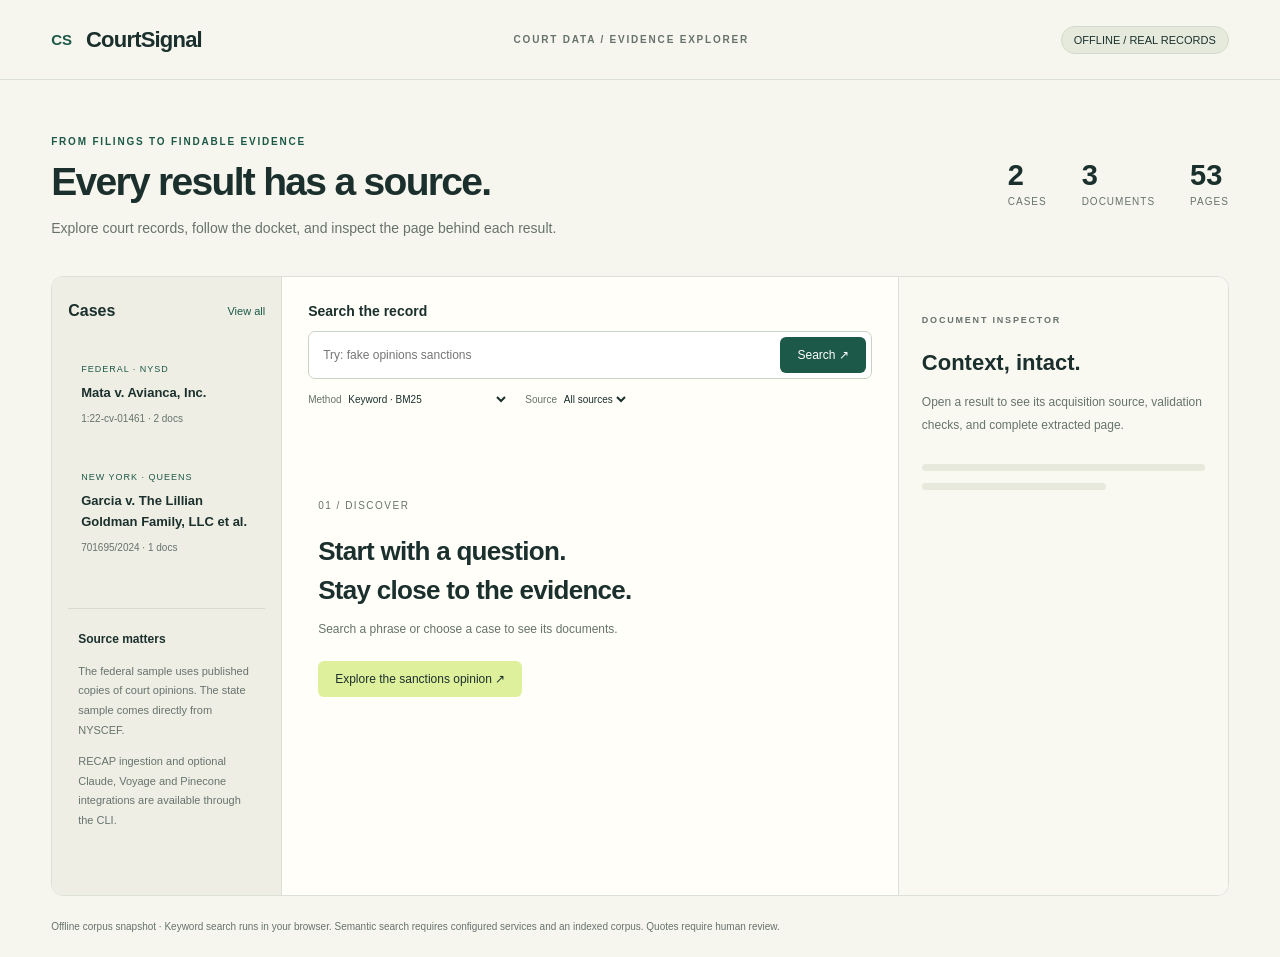
<file: docs/demo.html>
<!doctype html>
<html lang="en">
<head><meta charset="utf-8"><meta name="viewport" content="width=device-width, initial-scale=1"><title>CourtSignal · Evidence explorer</title><style>:root{--ink:#1b302d;--muted:#66736c;--line:#dce1d8;--paper:#f6f5ee;--green:#1d5948;--lime:#dff09c}*{box-sizing:border-box}body{margin:0;background:var(--paper);color:var(--ink);font:14px 'DM Sans',sans-serif}header{height:80px;border-bottom:1px solid var(--line);display:flex;align-items:center;justify-content:space-between;padding:0 4%}.brand{font:800 15px Manrope,sans-serif;color:var(--green);text-decoration:none;display:flex;align-items:center;gap:14px}.brand>span{font-size:22px;color:var(--ink);letter-spacing:-.8px}.label,.eyebrow{font-size:10px;font-weight:700;letter-spacing:1.8px}.label{color:var(--muted)}.pill{background:#e5eadd;border:1px solid #d2dbc9;padding:7px 12px;border-radius:20px;font-size:11px}main{max-width:1600px;margin:auto;padding:0 4%}.intro{display:flex;justify-content:space-between;align-items:center;padding:46px 0 35px}.eyebrow{color:var(--green)}h1{font:600 39px Manrope,sans-serif;letter-spacing:-1.7px;margin:13px 0}.intro p:not(.eyebrow){color:var(--muted);line-height:1.7;margin:0}.metrics{display:flex;gap:35px}.metric strong{display:block;font:600 29px Manrope,sans-serif}.metric span{font-size:10px;color:var(--muted);text-transform:uppercase;letter-spacing:1px}.workspace{border:1px solid var(--line);border-radius:12px;background:#fffef9;display:grid;grid-template-columns:230px minmax(350px,1fr) 330px;min-height:620px;overflow:hidden}aside{background:#eeeee5;padding:22px 16px;border-right:1px solid var(--line)}h2{font:600 16px Manrope,sans-serif;line-height:1.5;margin:0}h3{font-size:12px}.section-head{display:flex;justify-content:space-between;align-items:center;margin-bottom:20px}button,input,select{font:inherit}button{cursor:pointer;border:0;background:var(--green);color:white;padding:11px 17px;border-radius:6px;font-weight:500}.link{background:none;color:var(--green);font-size:11px;padding:0}.case{display:block;text-align:left;color:var(--ink);background:transparent;border:1px solid transparent;width:100%;padding:15px 12px;margin-bottom:7px;font-size:12px;line-height:1.6}.case:hover,.case.active{background:#fffef9;border-color:var(--line)}.case strong{display:block;font-size:13px;margin:5px 0}.tag{display:inline-block;font-size:9px;letter-spacing:1px;color:var(--green);text-transform:uppercase}.case small{color:var(--muted)}.note{border-top:1px solid #d8dccf;padding:20px 10px;margin-top:35px;color:var(--muted);font-size:11px;line-height:1.8}.note h3{color:var(--ink);margin:0}.evidence{padding:26px}.evidence form>label{display:block;font-weight:600;margin-bottom:12px}.searchbox{display:flex;border:1px solid #c9d3c5;padding:5px;border-radius:7px;background:white}.searchbox input{width:100%;min-width:0;border:none;outline:none;background:transparent;padding:9px;color:var(--ink);font-size:12px}.searchbox button{white-space:nowrap;font-size:12px}.controls{display:flex;gap:16px;margin:14px 0 25px;font-size:10px;color:var(--muted)}select{border:0;background:none;color:var(--ink);font-size:10px;max-width:165px}#message{font-size:12px;color:var(--green);line-height:1.6;margin-bottom:15px}.empty{padding:65px 10px}.empty>span{font-size:10px;color:var(--muted);letter-spacing:1.5px}.empty h2{font-size:26px;letter-spacing:-.7px;margin:20px 0 12px}.empty p{color:var(--muted);font-size:12px;margin-bottom:25px}.secondary{background:var(--lime);color:var(--ink);font-size:12px}.result{border-top:1px solid var(--line);padding:20px 0}.result h3{font:600 16px Manrope,sans-serif;margin:8px 0}.result p{font-size:12px;color:#53615a;line-height:1.9;margin:8px 0 14px;white-space:pre-wrap}.result button{background:none;color:var(--green);font-size:11px;padding:0}.result .meta{font-size:10px;color:var(--muted)}.detail{background:#f9f9f2;border-left:1px solid var(--line);padding:26px 23px}.detail h2{margin:17px 0 12px;font-size:22px}.detail>p{font-size:12px;line-height:1.9;color:var(--muted)}.detail .eyebrow{font-size:9px}.detail dl{font-size:11px;line-height:1.9}.detail dt{color:var(--muted);margin-top:12px}.detail dd{margin:0;word-break:break-word}.detail a{color:var(--green);font-size:12px}.checks{background:#e8efdd;padding:12px;white-space:pre-line;border-radius:6px;font-size:10px;line-height:2;margin:22px 0}.page-text{border-top:1px solid var(--line);padding-top:20px;font-size:11px;line-height:1.9;max-height:420px;overflow:auto;color:#46554d;white-space:pre-wrap}.placeholder-line{height:7px;background:#e7e9dc;border-radius:5px;margin-top:28px}.short{width:65%;margin-top:12px}footer{padding:22px 0;color:var(--muted);font-size:10px;line-height:1.7}button:focus-visible,a:focus-visible,input:focus-visible,select:focus-visible{outline:2px solid #568c3c;outline-offset:3px}@media(max-width:1100px){.workspace{grid-template-columns:200px 1fr}.detail{grid-column:1/-1;border-top:1px solid var(--line);border-left:0}.metrics{gap:18px}.label{display:none}}@media(max-width:650px){.intro{display:block;padding:28px 0}.metrics{margin-top:24px}h1{font-size:30px}.workspace{display:block}.evidence,.detail{padding:20px}aside{border-right:0;border-bottom:1px solid var(--line)}#cases{display:flex;gap:5px}.case{width:50%}.note{display:none}.controls{flex-wrap:wrap}.empty{padding:28px 0}}
</style></head>
<body>
<header><a class="brand" href="/">CS<span>CourtSignal</span></a><span class="label">COURT DATA / EVIDENCE EXPLORER</span><span id="database" class="pill">Connecting</span></header>
<main>
<section class="intro"><div><p class="eyebrow">FROM FILINGS TO FINDABLE EVIDENCE</p><h1>Every result has a source.</h1><p>Explore court records, follow the docket, and inspect the page behind each result.</p></div><div class="metrics" id="metrics" aria-live="polite"></div></section>
<div class="workspace">
<aside><div class="section-head"><h2>Cases</h2><button id="all" class="link">View all</button></div><div id="cases"></div><div class="note"><h3>Source matters</h3><p>The federal sample uses published copies of court opinions. The state sample comes directly from NYSCEF.</p><p>RECAP ingestion and optional Claude, Voyage and Pinecone integrations are available through the CLI.</p></div></aside>
<section class="evidence"><form id="search"><label for="query">Search the record</label><div class="searchbox"><input id="query" required maxlength="2000" placeholder="Try: fake opinions sanctions" autocomplete="off"><button type="submit">Search ↗</button></div><div class="controls"><label>Method <select id="mode"><option value="keyword">Keyword · BM25</option><option value="semantic">Semantic · Voyage + Pinecone</option></select></label><label>Source <select id="source"><option value="">All sources</option><option value="pacer">Federal</option><option value="nyscef">NYSCEF</option></select></label></div></form>
<div id="message" role="status"></div><div id="results"><div class="empty"><span>01 / DISCOVER</span><h2>Start with a question.<br>Stay close to the evidence.</h2><p>Search a phrase or choose a case to see its documents.</p><button id="example" class="secondary">Explore the sanctions opinion ↗</button></div></div></section>
<section id="detail" class="detail"><p class="eyebrow">DOCUMENT INSPECTOR</p><h2>Context, intact.</h2><p>Open a result to see its acquisition source, validation checks, and complete extracted page.</p><div class="placeholder-line"></div><div class="placeholder-line short"></div></section>
</div><footer>Offline corpus snapshot · Keyword search runs in your browser. Semantic search requires configured services and an indexed corpus. Quotes require human review.</footer>
</main><script id="corpus" type="application/json">{"status": {"counts": {"cases": 2, "documents": 3, "pages": 53, "chunks": 94, "extractions": 0}, "database": "snapshot", "semantic_configured": false}, "cases": [{"id": "422af0a873748d4b47f1c0ff80fbf10fd4fd8051b9410ac771b00350a6817bf5", "source_system": "pacer", "court": "nysd", "docket_number": "1:22-cv-01461", "case_name": "Mata v. Avianca, Inc.", "documents": 2}, {"id": "7f83b75368a515aa0e0d02822d8bd5694c7c27494eeb115651caf81153198e97", "source_system": "nyscef", "court": "ny-supreme-queens", "docket_number": "701695/2024", "case_name": "Garcia v. The Lillian Goldman Family, LLC et al.", "documents": 1}], "timeline": [{"case_id": "422af0a873748d4b47f1c0ff80fbf10fd4fd8051b9410ac771b00350a6817bf5", "source_system": "pacer", "court": "nysd", "docket_number": "1:22-cv-01461", "case_name": "Mata v. Avianca, Inc.", "document_id": "aa0364d13468648510f665d798a2d3d845ea0d8c2726a5d86267b97dd8e22d67", "document_number": "54", "title": "Opinion and Order on Sanctions", "filed_date": "2023-06-22", "page_count": 43, "acquisition": "published_mirror", "source_url": "https://cases.justia.com/federal/district-courts/new-york/nysdce/1%3A2022cv01461/575368/54/0.pdf?ts=1687525481"}, {"case_id": "422af0a873748d4b47f1c0ff80fbf10fd4fd8051b9410ac771b00350a6817bf5", "source_system": "pacer", "court": "nysd", "docket_number": "1:22-cv-01461", "case_name": "Mata v. Avianca, Inc.", "document_id": "46aa307ba49c40c615389cc63a1086fb80ba6aab9d2aa87fc62d22f8548429a7", "document_number": "55", "title": "Opinion and Order on Motion to Dismiss", "filed_date": "2023-06-22", "page_count": 7, "acquisition": "published_mirror", "source_url": "https://cases.justia.com/federal/district-courts/new-york/nysdce/1%3A2022cv01461/575368/55/0.pdf?ts=1687525482"}, {"case_id": "7f83b75368a515aa0e0d02822d8bd5694c7c27494eeb115651caf81153198e97", "source_system": "nyscef", "court": "ny-supreme-queens", "docket_number": "701695/2024", "case_name": "Garcia v. The Lillian Goldman Family, LLC et al.", "document_id": "90098b3bee79933dabab7ecefbc99bfd83e4f625334415eaacf49ffe0d87e1a0", "document_number": "35", "title": "Request for Judicial Intervention", "filed_date": "2024-09-23", "page_count": 3, "acquisition": "nyscef_public_document", "source_url": "https://iapps.courts.state.ny.us/nyscef/ViewDocument?docIndex=8%2FacYaIz5Wk6E0Sgtbw8QQ%3D%3D"}], "documents": {"46aa307ba49c40c615389cc63a1086fb80ba6aab9d2aa87fc62d22f8548429a7": {"id": "46aa307ba49c40c615389cc63a1086fb80ba6aab9d2aa87fc62d22f8548429a7", "case_id": "422af0a873748d4b47f1c0ff80fbf10fd4fd8051b9410ac771b00350a6817bf5", "document_number": "55", "attachment_number": "0", "title": "Opinion and Order on Motion to Dismiss", "filed_date": "2023-06-22", "source_url": "https://cases.justia.com/federal/district-courts/new-york/nysdce/1%3A2022cv01461/575368/55/0.pdf?ts=1687525482", "acquisition": "published_mirror", "content_hash": "1525d112321d988c6d3d54feb1af2e5321bfa5a723bb5dd5b1ddee4fc73ee2e0", "parser_version": "pypdf-pages-v2", "retrieved_at": "2026-10-19T22:53:22.935270+00:00", "page_count": 7, "quality": {"document_number_verified": true, "case_number_verified": true, "filing_date_verified": true, "page_count": 7, "needs_ocr_pages": [], "text_page_coverage": 1.0, "retrieved_from": "local raw cache"}, "pages": [{"number": 1, "text": "Plaintiff Roberto Mata asserts that on August 27 or 28, 2019, he was severely injured when a metal service tray struck his left knee during an overnight flight from El Salvador to John F. Kennedy Airport in New York. Defendant Avianca, Inc. (\u201cAvianca\u201d) moves to dismiss the Complaint pursuant to Rule 12(b)(6), asserting that Mata\u2019s claim is time-barred under the Convention for the Unification of Certain Rules Relating to International Carriage by Air, Done at Montreal, Canada, on 28 May 1999, reprinted in S. Treaty Doc. 106-45, 1999 WL 33292734 (1999) (the \u201cMontreal Convention\u201d). Because Mata commenced this action after expiration of the two-year period prescribed by the Montreal Convention, Avianca\u2019s motion will be granted. BACKGROUND. On August 27, 2019, Mata was traveling on Avianca Flight 670 from El Salvador to JFK Airport. (Compl\u2019t \u00b6\u00b6 3, 11-12.) Mata asserts that sometime between 11 p.m. and 1 a.m., an employee of Avianca struck him in the left knee with a metal serving cart, resulting in injury. (Compl\u2019t \u00b6 12.) Mata attributes his injury to Avianca\u2019s carelessness, recklessness and negligence. (Compl\u2019t \u00b6\u00b6 13-14.) He describes the injuries as grievous and painful, including UNITED STATES DISTRICT COURT SOUTHERN DISTRICT OF NEW YORK ----------------------------------------------------------- x ROBERT O MATA, Plaintiff, 22-cv-1461 (PKC) -against - OPINION AND ORDER AVIANCA, INC. , Defendant . ----------------------------------------------------------- x CASTEL , U.S.D.J. Case 1:22-cv-01461-PKC Document 55 Filed 06/22/23 Page 1 of 7 Mata v. Avianca, Inc. Doc. 55 Dockets.Justia.com"}, {"number": 2, "text": "- 2 - unspecified damage to his nervous system that has required medical treatment and prevented him from working. (Compl\u2019t \u00b6\u00b6 15-16.) On July 20, 2020, Mata filed a previous complaint with similar allegations against Avianca, and subsequently learned that Avianca was in bankruptcy proceedings and subject to the automatic bankruptcy stay, 11 U.S.C. \u00a7 362(a). (LoDuca Aff. \u00b6\u00b6 7-8.) Upon learning in January 2022 that Avianca had emerged from bankruptcy proceedings, Mata voluntarily dismissed that prior complaint, then brought the current action on February 2, 2022 in the New York Supreme Court, New York County. (LoDuca Aff. \u00b6\u00b6 9-11.) Avianca filed its Notice of Removal on February 22, 2022. (ECF 1.) The Notice of Removal asserts that this Court has federal question jurisdiction because Mata\u2019s claim arises under the Montreal Convention. (Id.) RULE 12(b)(6) STANDARD. To survive a motion to dismiss under Rule 12(b)(6), \u201ca complaint must contain sufficient factual matter, accepted as true, \u2018to state a claim to relief that is plausible on its face.\u2019\u201d Ashcroft v. Iqbal, 556 U.S. 662, 678 (2009) (quoting Bell Atlantic Corp. v. Twombly, 550 U.S. 544, 570 (2007)). A court assessing the sufficiency of a complaint must disregard legal labels or conclusions, which are not entitled to the presumption of the truth. Iqbal, 556 U.S. at 678. Instead, the court must examine only the well-pleaded factual allegations, if any, \u201cand then determine whether they plausibly give rise to an entitlement to relief.\u201d Id. at 679. \u201cDismissal is appropriate when \u2018it is clear from the face of the complaint, and matters of which the court may take judicial notice, that the plaintiff's claims are barred as a matter of law.\u2019\u201d Parkcentral Global Hub Ltd. v. Porsche Auto. Holdings SE, 763 F.3d 198, 208-09 (2d Cir. 2014) (quoting Conopco, Inc. v. Roll Int\u2019l, 231 F.3d 82, 86 (2d Cir. 2000)). Case 1:22-cv-01461-PKC Document 55 Filed 06/22/23 Page 2 of 7"}, {"number": 3, "text": "- 3 - DISCUSSION. I. Mata\u2019s Claim Arises under the Montreal Convention. The Montreal Convention is a multilateral treaty that \u201capplies to all international carriage of persons, baggage or cargo performed by an aircraft . . . .\u201d Montreal Convention, ch. I, art. 1; see also Cohen v. American Airlines, Inc., 13 F.4th 240, 244-45 (2d Cir. 2021) (per curiam) (discussing purpose of the Montreal Convention). The Convention states in relevant part that a \u201ccarrier is liable for damage sustained in case of . . . bodily injury of a passenger upon condition only that the accident which caused the . . . injury took place on board the aircraft . . . .\u201d Ch. III art. 17 \u00a7 1. \u201cWhile \u2018accident\u2019 is not defined in the Montreal Convention, the Supreme Court has interpreted the substantively identical provision of the Warsaw Convention as \u2018an unexpected or unusual event or happening that is external to the passenger.\u2019\u201d Cohen, 13 F.4th at 244 (quoting Air France v. Saks, 470 U.S. 392, 405 (1985)). Both the United States and El Salvador are signatories to the Montreal Convention and are bound by its terms.1 Mata\u2019s allegations about his injuries fall within the Convention\u2019s use of the word \u201caccident.\u201d The Complaint asserts that while Mata was a passenger on an international flight, a metal serving cart struck his left knee and injured him, and that the serving cart had been handled in an \u201cinattentive manner.\u201d (Compl\u2019t \u00b6\u00b6 12-13.) These allegations describe an unexpected or unusual event that was external to Mata. Cohen, 13 F.4th at 244. The Court therefore concludes that the Montreal Convention governs Mata\u2019s claim. 1 See https://www.icao.int/secretariat/legal/List%20of%20Parties/Mtl99_EN.pdf (listing signatories to the Montreal Convention). Case 1:22-cv-01461-PKC Document 55 Filed 06/22/23 Page 3 of 7"}, {"number": 4, "text": "- 4 - II. The Timeliness of Mata\u2019s Claim Is Governed by the Montreal Convention and Not CPLR 214(5). Under the Convention, \u201c[t]he right to damages shall be extinguished if an action is not brought within a period of two years, reckoned from the date of arrival at the destination, or from the date on which the aircraft ought to have arrived, or from the date on which the carriage stopped.\u201d Montreal Convention, ch. III, art. 35, \u00a7 1. An action brought more than two years after the date of arrival is properly dismissed on a Rule 12(b)(6) motion. Cohen, 13 F.4th at 246 (affirming dismissal of claim brought approximately three years after date of aircraft\u2019s arrival). The Complaint describes an accident that occurred between 11 p.m. and 1 a.m. on August 27, 2019. (Compl\u2019t \u00b6 12.) Assuming that Mata\u2019s flight arrived to JFK Airport in the morning hours of August 28, 2019, his claim for money damages became time barred on August 28, 2021. See Cohen, 13 F.4th at 246. In opposition, Mata urges that his claim should be governed by CPLR 214(5), which establishes a three-year limitations period for negligence claims. But Cohen recently rejected the argument that state tort law can supplant or supersede the Montreal Convention. It observed that \u201ccourts have consistently held that the Warsaw and Montreal Conventions preempt state law and provide the sole avenue for damages claims that fall within the scope of the Conventions\u2019 provisions.\u201d 13 F.4th at 246 (collecting cases).2 Mata points to certain authorities that, he argues, have held that state courts have concurrent jurisdiction to federal courts over Montreal Convention claims. But the exercise of concurrent jurisdiction permits a state court to hear a claim arising under federal law, and does not supersede federal law with state law. See, 2 \u201cThe Montreal Convention was promulgated to \u2018reform the Warsaw Convention so as to harmonize the hodgepodge of supplementary amendments and intercarrier agreements of which the Wars aw Convention system of liability consists.\u2019\u201d Cohen, 13 F.4th at 244 (quoting Ehrlich v. American Airlines, Inc., 360 F.3d 366, 371 n.4 (2d Cir. 2004)). Case 1:22-cv-01461-PKC Document 55 Filed 06/22/23 Page 4 of 7"}, {"number": 5, "text": "- 5 - e.g., Simpson Elec. Corp. v. Leucadia, Inc., 72 N.Y.2d 450, 455-61 (1988) (state courts have concurrent jurisdiction over RICO claims). The two-year limitations period of the Montreal Convention governs Mata\u2019s claim. III. Because the Montreal Convention Does Not Provide for Tolling, Mata\u2019s Claim Will Be Dismissed. Mata separately urges that the Convention\u2019s two-year time bar was tolled while Avianca was under the automatic bankruptcy stay. Mata filed his earlier complaint against Avianca on or about July 28, 2020. (LoDuca Aff. Ex. A.) On November 20, 2020, Mata\u2019s counsel learned for the first time that Avianca had filed for bankruptcy in May 2020 and was subject to the Bankruptcy Code\u2019s automatic stay, 11 U.S.C. \u00a7 362(a). (LoDuca Aff. \u00b6 8.) In January 2022, Mata\u2019s counsel learned that Avianca had emerged from bankruptcy, and, on January 31, 2022, the parties filed a stipulation of discontinuance of the action. (LoDuca Aff. \u00b6 10 \u0026 Ex. B.) Mata then filed the complaint in this action on February 2, 2022. (LoDuca Aff. \u00b6 11 \u0026 Ex. C.) Mata urges that this action was timely brought because the automatic bankruptcy stay tolled the Montreal Convention\u2019s limitations period. The Second Circuit interpreted the Warsaw Convention\u2019s two-year period as a strict condition precedent to the bringing of a claim, as opposed to a limitations period potentially subject to equitable tolling principles. Fishman by Fishman v. Delta Air Lines, Inc., 132 F.3d 138, 143 (2d Cir. 1998). The relevant language of Article 29 of the Warsaw Convention was near-identical to Article 35 of the Montreal Convention. The Second Circuit described the difference between a limitations period and a condition precedent to bringing suit: \u201cOrdinarily, a time limitation is deemed a condition precedent if it is fixed in the statute that creates the cause of action, whereas a statutory time limitation must be pleaded as the affirmative Case 1:22-cv-01461-PKC Document 55 Filed 06/22/23 Page 5 of 7"}, {"number": 6, "text": "- 6 - defense of statute of limitations if the cause of action was previously cognizable either at common law or by virtue of another statute.\u201d Fishman, 132 F.3d at 143. Because the Warsaw Convention \u201ccreates the causes of action asserted under it . . . the time limitation in Article 29 is best termed a condition precedent to suit, a kind of limitation that is often deemed not subject to tolling.\u201d Id. \u201cFollowing the Fishman line of cases, the few cases so far decided under the Montreal Convention consider it fairly well settled that the limitation provision in Article 35 creates a condition precedent to suit, rather than a statute of limitations, and is therefore not subject to tolling.\u201d Ireland v. AMR Corp., 20 F. Supp. 3d 341, 345 (E.D.N.Y. 2014) (Ross, J.) (collecting cases). As in this case, the plaintiff in Ireland urged that his claim under the Montreal Convention was timely because the automatic bankruptcy stay had tolled the limitations period. Id. at 344. In addition to relying on Fishman, Judge Ross observed that the Montreal Convention was adopted to promote uniform enforcement between signatory states, and that application of local tolling principles could undermine that goal. Id. at 347. \u201cUnder the language of the treaty, as interpreted by Fishman, the two-year limitation is a hard stop after which a plaintiff\u2019s right to sue is extinguished, and this court sees no reason to depart from this rule in the case of a bankruptcy stay.\u201d Id. The reasoning of Ireland and its application of Fishman to the Montreal Convention are persuasive. Because the Complaint describes an injury on an aircraft that arrived on or about August 28, 2019, and Mata commenced this action on February 2, 2022, his claim is untimely under the Montreal Convention\u2019s strict two-year time bar. Avianca\u2019s motion to dismiss will therefore be granted. Case 1:22-cv-01461-PKC Document 55 Filed 06/22/23 Page 6 of 7"}, {"number": 7, "text": "- 7 - CONCLUSION. Avianca\u2019s motion to dismiss is GRANTED. (ECF 16.) The Clerk is respectfully directed to terminate the motion. SO ORDERED. Dated: New York, New York June 22, 2023 Case 1:22-cv-01461-PKC Document 55 Filed 06/22/23 Page 7 of 7"}], "extraction": null}, "90098b3bee79933dabab7ecefbc99bfd83e4f625334415eaacf49ffe0d87e1a0": {"id": "90098b3bee79933dabab7ecefbc99bfd83e4f625334415eaacf49ffe0d87e1a0", "case_id": "7f83b75368a515aa0e0d02822d8bd5694c7c27494eeb115651caf81153198e97", "document_number": "35", "attachment_number": "0", "title": "Request for Judicial Intervention", "filed_date": "2024-09-23", "source_url": "https://iapps.courts.state.ny.us/nyscef/ViewDocument?docIndex=8%2FacYaIz5Wk6E0Sgtbw8QQ%3D%3D", "acquisition": "nyscef_public_document", "content_hash": "ce12f3091e34598cde189288afb9d1dc431a08f5ba91892f453d6be8e1e1db7b", "parser_version": "pypdf-pages-v2", "retrieved_at": "2026-10-19T22:59:22.939097+00:00", "page_count": 3, "quality": {"document_number_verified": true, "case_number_verified": true, "filing_date_verified": true, "page_count": 3, "needs_ocr_pages": [], "text_page_coverage": 1.0, "retrieved_from": "https://iapps.courts.state.ny.us/nyscef/ViewDocument?docIndex=8%2FacYaIz5Wk6E0Sgtbw8QQ%3D%3D"}, "pages": [{"number": 1, "text": "THE LILLIAN GOLDMAN FAMILY, LLC, SYNOPTIC MANAGEMENT CORP., SOLIL MANAGEMENT, LLC, MND CONSTRUCTION CORP., GEM CONTRACTING MANAGEMENT, LLC SEGUNDO CAYAMBE GARCIA REQUEST FOR JUDICIAL INTERVENTION Supreme COURT, COUNTY OF Queens UCS-840 Index No: 701695/2024 Date Index Issued: 01/23/2024 For Court Use Only: IAS Entry Date Judge Assigned RJI Filed Date CAPTION Enter the complete case caption. Do not use et al or et ano. If more space is needed, attach a caption rider sheet. Plaintiff(s)/Petitioner(s) Defendant(s)/Respondent(s) -against- (rev. 01/01/2024) NATURE OF ACTION OR PROCEEDING: Check only one box and specify where indicated. SPECIAL PROCEEDINGS REAL PROPERTY COMMERCIAL OTHER MATTERS STATUS OF ACTION OR PROCEEDING Answer YES or NO for every question and enter additional information where indicated. If yes, date filed: If yes, date served: 06/23/2024 If yes, judgment date: Has a summons and complaint or summons with notice been filed? Has a summons and complaint or summons with notice been served? Is this action/proceeding being filed post-judgment? YES NO \u2612 \u2610 \u2612 \u2610 \u2610 \u2612 \u2610 Certificate of Incorporation/Dissolution [see NOTE in COMMERCIAL section] \u2610 Emergency Medical Treatment \u2610 Habeas Corpus \u2610 Local Court Appeal \u2610 Mechanic's Lien \u2610 Name Change/Sex Designation Change \u2610 Pistol Permit Revocation Hearing \u2610 Sale or Finance of Religious/Not-for-Profit Property \u2610 Other (specify): \u2610 Business Entity (includes corporations, partnerships, LLCs, LLPs, etc.) \u2610 Contract \u2610 Insurance (where insurance company is a party, except arbitration) \u2610 UCC (includes sales and negotiable instruments) \u2610 Other Commercial (specify): NOTE: For Commercial Division assignment requests pursuant to 22 NYCRR 202.70(d), complete and attach the COMMERCIAL DIVISION RJI ADDENDUM (UCS-840C). MATRIMONIAL \u2610 Contested NOTE: If there are children under the age of 18, complete and attach the MATRIMONIAL RJI Addendum (UCS-840M). TORTS \u2610 Condemnation \u2610 Mortgage Foreclosure (specify): \u2610 Residential Commercial\u2610 Property Address: NOTE: For Mortgage Foreclosure actions involving a one to four-family, owner- occupied residential property or owner-occupied condominium, complete and attach the FORECLOSURE RJI ADDENDUM (UCS-840F). Tax Certiorari (specify):\u2610 Block: Lot: Tax Foreclosure\u2610 \u2610 Other Real Property (specify): For Uncontested Matrimonial actions, use the Uncontested Divorce RJI (UD-13). Specify how many properties the application includes: \u2610 \u2610 \u2610 \u2610 \u2610 \u2610 \u2610 \u2612 Asbestos Environmental (specify): Medical, Dental or Podiatric Malpractice Motor Vehicle Products Liability (specify): Other Negligence (specify): Other Professional Malpractice (specify): Other Tort (specify): Labor Law \u2610 Partition NOTE: Complete and attach the PARTITION RJI ADDENDUM (UCS-840P). \u2610 CPLR Article 75 - Arbitration [see NOTE in COMMERCIAL section] \u2610 CPLR Article 78 - Proceeding against a Body or Officer \u2610 Election Law \u2610 MHL Article 9.60 - Kendra's Law \u2610 Child-Parent Security Act (specify): \u2610 MHL Article 10 - Sex Offender Confinement (specify): \u2610 MHL Article 81 (Guardianship) \u2610 Other Mental Hygiene (specify): Other Special Proceeding (specify):\u2610 \u2610 Extreme Risk Protection Order Initial Review\u2610 \u2610 \u2610 Assisted Reproduction \u2610 Surrogacy Agreement Section: Check one box only and enter additional information where indicated.NATURE OF JUDICIAL INTERVENTION \u2610 \u2610 \u2610 \u2610 \u2610 \u2610 \u2610 \u2610 \u2612 \u2610 \u2610 \u2610 Infant's Compromise Note of Issue/Certificate of Readiness Notice of Medical, Dental or Podiatric Malpractice Notice of Motion Notice of Petition Order to Show Cause Other Ex Parte Application Poor Person Application Request for Preliminary Conference Residential Mortgage Foreclosure Settlement Conference Writ of Habeas Corpus Other (specify): Date Issue Joined: Relief Requested: Relief Requested: Relief Requested: Relief Requested: Return Date: Return Date: Return Date: Extreme Risk Protection Order Application\u2610 \u2610 Partition Settlement Conference FILED: QUEENS COUNTY CLERK 09/23/2024 05:27 PM INDEX NO. 701695/2024 NYSCEF DOC. NO. 35 RECEIVED NYSCEF: 09/23/2024 1 of 3 01/23/2024 FILED: QUEENS COUNTY CLERK 09/23/2024 05:27 PM INDEX NO. 701695/2024 NYSCEF DOC. NO. 35 RECEIVED NYSCEF: 09/24/2024 1 of 3"}, {"number": 2, "text": "Case Title Index/Case Number Court Judge (if assigned) Relationship to instant case RELATED CASES List any related actions. For Matrimonial cases, list any related criminal or Family Court cases. If none, leave blank. If additional space is required, complete and attach the RJI Addendum (UCS-840A). PARTIES For parties without an attorney, check the \"Un-Rep\" box and enter the party's address, phone number and email in the space provided. If additional space is required, complete and attach the RJI Addendum (UCS-840A). Un- Rep List parties in same order as listed in the caption and indicate roles (e.g., plaintiff, defendant, 3rd party plaintiff, etc.) For represented parties, provide attorney's name, firm name, address, phone and email. For unrepresented parties, provide party's address, phone and email. For each defendant, indicate if issue has been joined. For each defendant, indicate insurance carrier, if applicable. Parties Attorneys and Unrepresented Litigants Issue Joined Insurance Carriers Name: CAYAMBE GARCIA, SEGUNDO\u2610 THOMAS BRENNAN, WINGATE RUSSOTTI SHAPIRO MOSES \u0026 HALPERIN, LLP, 420 LEXINGTON AVE STE 2700 , NEW YORK, NY 10170, tbrennan@wrslaw.comRole(s): Plaintiff/Petitioner \u2612 YES \u2610 NO Name: THE LILLIAN GOLDMAN FAMILY, LLC\u2610 SCOTT BRODY, BRODY LAW GROUP, PLLC, 535 Eighth Avenue 15th Floor, New York, NY 10018, 212-233-2505, scott.brody@brodylg.comRole(s): Defendant/Respondent\u003cbr/\u003eThird Party Petitioner \u2612 YES \u2610 NO Name: SYNOPTIC MANAGEMENT CORP.\u2610 EVAN SARZIN, EVAN SARZIN PC, 624 W END AVE APT 2 , NEW YORK, NY 10024, 2123446500, Evan@sarzinlaw.com Role(s): Defendant/Respondent \u2612 YES \u2610 NO Name: SOLIL MANAGEMENT, LLC \u2610 SCOTT BRODY, BRODY LAW GROUP, PLLC, 535 Eighth Avenue 15th Floor, New York, NY 10018, 212-233-2505, scott.brody@brodylg.comRole(s): Defendant/Respondent\u003cbr/\u003eThird Party Petitioner \u2612 YES \u2610 NO Name: MND CONSTRUCTION CORP. \u2612 2154 Third Avenue, New York, NY 10035 Role(s): Defendant/Respondent \u2610 YES \u2612 NO Name: GEM CONTRACTING MANAGEMENT, LLC\u2610 CHARLES KELLETT, McLaughlin \u0026 Stern, LLP, 1 Elm Street, Suite 2 , Westfield, NJ 07090, 201-589-3106, ckellett@kdvlaw.comRole(s): Defendant/Respondent \u2612 YES \u2610 NO Name: GEM CONTRACTING MANAGEMENT LLC,\u2610 CHARLES KELLETT, McLaughlin \u0026 Stern, LLP, 1 Elm Street, Suite 2 , Westfield, NJ 07090, 201-589-3106, ckellett@kdvlaw.comRole(s): Third Party Respondent \u2612 YES \u2610 NO Name: \u2610 Role(s): \u2610 YES \u2610 NO Name: \u2610 Role(s): \u2610 YES \u2610 NO Name: \u2610 Role(s): \u2610 YES \u2610 NO FILED: QUEENS COUNTY CLERK 09/23/2024 05:27 PM INDEX NO. 701695/2024 NYSCEF DOC. NO. 35 RECEIVED NYSCEF: 09/23/2024 2 of 3 FILED: QUEENS COUNTY CLERK 09/23/2024 05:27 PM INDEX NO. 701695/2024 NYSCEF DOC. NO. 35 RECEIVED NYSCEF: 09/24/2024 2 of 3"}, {"number": 3, "text": "I AFFIRM UNDER THE PENALTY OF PERJURY THAT, UPON INFORMATION AND BELIEF, THERE ARE NO OTHER RELATED ACTIONS OR PROCEEDINGS, EXCEPT AS NOTED ABOVE, NOR HAS A REQUEST FOR JUDICIAL INTERVENTION BEEN PREVIOUSLY FILED IN THIS ACTION OR PROCEEDING. Attorney Registration Number Print Name Signature Dated: 09/23/2024 4535605 THOMAS BRENNAN THOMAS BRENNAN This form was generated by NYSCEF FILED: QUEENS COUNTY CLERK 09/23/2024 05:27 PM INDEX NO. 701695/2024 NYSCEF DOC. NO. 35 RECEIVED NYSCEF: 09/23/2024 3 of 3 FILED: QUEENS COUNTY CLERK 09/23/2024 05:27 PM INDEX NO. 701695/2024 NYSCEF DOC. NO. 35 RECEIVED NYSCEF: 09/24/2024 3 of 3"}], "extraction": null}, "aa0364d13468648510f665d798a2d3d845ea0d8c2726a5d86267b97dd8e22d67": {"id": "aa0364d13468648510f665d798a2d3d845ea0d8c2726a5d86267b97dd8e22d67", "case_id": "422af0a873748d4b47f1c0ff80fbf10fd4fd8051b9410ac771b00350a6817bf5", "document_number": "54", "attachment_number": "0", "title": "Opinion and Order on Sanctions", "filed_date": "2023-06-22", "source_url": "https://cases.justia.com/federal/district-courts/new-york/nysdce/1%3A2022cv01461/575368/54/0.pdf?ts=1687525481", "acquisition": "published_mirror", "content_hash": "2aa670b9ce69337c483518d81b6a67fc6852a85c8a5bef7475a764da8a9ad856", "parser_version": "pypdf-pages-v2", "retrieved_at": "2026-10-19T22:53:22.875898+00:00", "page_count": 43, "quality": {"document_number_verified": true, "case_number_verified": true, "filing_date_verified": true, "page_count": 43, "needs_ocr_pages": [], "text_page_coverage": 1.0, "retrieved_from": "local raw cache"}, "pages": [{"number": 1, "text": "OPINION AND ORDER ON SANCTIONS In researching and drafting court submissions, good lawyers appropriately obtain assistance from junior lawyers, law students, contract lawyers, legal encyclopedias and databases such as Westlaw and LexisNexis. Technological advances are commonplace and there is nothing inherently improper about using a reliable artificial intelligence tool for assistance. But existing rules impose a gatekeeping role on attorneys to ensure the accuracy of their filings. Rule 11, Fed. R. Civ. P. Peter LoDuca, Steven A. Schwartz and the law firm of Levidow, Levidow \u0026 Oberman P.C. (the \u201cLevidow Firm\u201d) (collectively, \u201cRespondents\u201d) abandoned their responsibilities when they submitted non-existent judicial opinions with fake quotes and citations created by the artificial intelligence tool ChatGPT, then continued to stand by the fake opinions after judicial orders called their existence into question. Many harms flow from the submission of fake opinions.1 The opposing party wastes time and money in exposing the deception. The Court\u2019s time is taken from other 1 The potential mischief is demonstrated by an innocent mistake made by counsel for Mr . Schwartz and the Levidow Firm, which counsel promptly caught and corrected on its own. In the initial version of the brief in response to the Orders to Show Cause submitted to the Court, it included three of the fake cases in its Table of Authorities. ( ECF 45.) UNITED STATES DISTRICT COURT SOUTHERN DISTRICT OF NEW YORK ----------------------------------------------------------- x ROBERTO MATA , Plaintiff , 22-cv-1461 (PKC) -against - AVIANCA, INC. , Defendant . ----------------------------------------------------------- x CASTEL , U.S.D.J. Case 1:22-cv-01461-PKC Document 54 Filed 06/22/23 Page 1 of 43 Mata v. Avianca, Inc. Doc. 54 Dockets.Justia.com"}, {"number": 2, "text": "- 2 - important endeavors. The client may be deprived of arguments based on authentic judicial precedents. There is potential harm to the reputation of judges and courts whose names are falsely invoked as authors of the bogus opinions and to the reputation of a party attributed with fictional conduct. It promotes cynicism about the legal profession and the American judicial system. And a future litigant may be tempted to defy a judicial ruling by disingenuously claiming doubt about its authenticity. The narrative leading to sanctions against Respondents includes the filing of the March 1, 2023 submission that first cited the fake cases. But if the matter had ended with Respondents coming clean about their actions shortly after they received the defendant\u2019s March 15 brief questioning the existence of the cases, or after they reviewed the Court\u2019s Orders of April 11 and 12 requiring production of the cases, the record now would look quite different. Instead, the individual Respondents doubled down and did not begin to dribble out the truth until May 25, after the Court issued an Order to Show Cause why one of the individual Respondents ought not be sanctioned. For reasons explained and considering the conduct of each individual Respondent separately, the Court finds bad faith on the part of the individual Respondents based upon acts of conscious avoidance and false and misleading statements to the Court. (See, e.g., Findings of Fact \u00b6\u00b6 17, 20, 22-23, 40-41, 43, 46-47 and Conclusions of Law \u00b6\u00b6 21, 23-24.) Sanctions will therefore be imposed on the individual Respondents. Rule 11(c)(1) also provides that \u201c[a]bsent exceptional circumstances, a law firm must be held jointly responsible for a violation committed by its . . . associate, or employee.\u201d Because the Court finds no exceptional circumstances, sanctions will be jointly imposed on the Levidow Firm. The sanctions are \u201climited to what Case 1:22-cv-01461-PKC Document 54 Filed 06/22/23 Page 2 of 43"}, {"number": 3, "text": "- 3 - suffices to deter repetition of the conduct or comparable conduct by others similarly situated.\u201d Rule 11(c)(4). Set forth below are this Court\u2019s Findings of Fact and Conclusions of Law following the hearing of June 8, 2023. FINDINGS OF FACT 1. Roberto Mata commenced this action on or about February 2, 2022, when he filed a Verified Complaint in the Supreme Court of the State of New York, New York County, asserting that he was injured when a metal serving cart struck his left knee during a flight from El Salvador to John F. Kennedy Airport. (ECF 1.) Avianca removed the action to federal court on February 22, 2022, asserting federal question jurisdiction under the Convention for the Unification of Certain Rules Relating to International Carriage by Air, Done at Montreal, Canada, on 28 May 1999, reprinted in S. Treaty Doc. 106-45 (1999) (the \u201cMontreal Convention\u201d). (ECF 1.) 2. Steven A. Schwartz of the Levidow Firm had been the attorney listed on the state court complaint. But upon removal from state court to this Court, Peter LoDuca of the Levidow Firm filed a notice of appearance on behalf of Mata on March 31, 2022. (ECF 8.) Mr. Schwartz is not admitted to practice in this District. Mr. LoDuca has explained that because Mr. Schwartz is not admitted, Mr. LoDuca filed the notice of appearance while Mr. Schwartz continued to perform all substantive legal work. (LoDuca May 25 Aff\u2019t \u00b6\u00b6 3-4 (ECF 32); Schwartz May 25 Aff\u2019t \u00b6 4 (ECF 32-1).) 3. On January 13, 2023, Avianca filed a motion to dismiss urging that Mata\u2019s claims are time-barred under the Montreal Convention. (ECF 16.) Case 1:22-cv-01461-PKC Document 54 Filed 06/22/23 Page 3 of 43"}, {"number": 4, "text": "- 4 - 4. On January 18, 2023, a letter signed by Mr. Schwartz and filed by Mr. LoDuca requested a one-month extension to respond to the motion, from February 3, 2023, to March 3, 2023. (ECF 19.) The letter stated that \u201cthe undersigned will be out of the office for a previously planned vacation\u201d and cited a need for \u201cextra time to properly respond to the extensive motion papers filed by the defendant.\u201d (Id.) The Court granted the request. (ECF 20.) 5. On March 1, 2023, Mr. LoDuca filed an \u201cAffirmation in Opposition\u201d to the motion to dismiss (the \u201cAffirmation in Opposition\u201d).2 (ECF 21.) The Affirmation in Opposition cited and quoted from purported judicial decisions that were said to be published in the Federal Reporter, the Federal Supplement and Westlaw. (Id.) Above Mr. LoDuca\u2019s signature line, the Affirmation in Opposition states, \u201cI declare under penalty of perjury that the foregoing is true and correct.\u201d (Id.) 6. Although Mr. LoDuca signed the Affirmation in Opposition and filed it on ECF, he was not its author. (Tr. 8-9.) It was researched and written by Mr. Schwartz. (Tr. 8.) Mr. LoDuca reviewed the affirmation for style, stating, \u201cI was basically looking for a flow, make sure there was nothing untoward or no large grammatical errors.\u201d (Tr. 9.) Before executing the Affirmation, Mr. LoDuca did not review any judicial authorities cited in his affirmation. (Tr. 9.) There is no claim or evidence that he made any inquiry of Mr. Schwartz as to the nature and extent of his research or whether he had found contrary precedent. Mr. LoDuca simply relied on a belief that work produced by Mr. Schwartz, a colleague of more than twenty-five years, would be reliable. (LoDuca May 25 Aff\u2019t \u00b6\u00b6 6-7.) There was no claim made by any Respondent in response to the Court\u2019s Orders to Show Cause that Mr. Schwartz had prior experience with the 2 Plaintiff\u2019s opposition was submitted as an \u201caffirmation\u201d and not a memorandum of law. The Local Civil Rules of this District require that \u201cthe cases and other authorities relied upon\u201d in opposition to a motion be set forth in a memorandum of law. Local Civil Rule 7.1(a)(2), 7.1(b). An affirmation is a creature of New York state practice that is akin to a declaration under penalty of perjury. Compare N.Y. C.P.L.R. 2106 with 28 U.S.C. \u00a7 1746. Case 1:22-cv-01461-PKC Document 54 Filed 06/22/23 Page 4 of 43"}, {"number": 5, "text": "- 5 - Montreal Convention or bankruptcy stays. Mr. Schwartz has stated that \u201cmy practice has always been exclusively in state court . . . .\u201d (Schwartz June 6 Decl. \u00b6 6.) Respondents\u2019 memorandum of law asserts that Mr. Schwartz attempted \u201cto research a federal bankruptcy issue with which he was completely unfamiliar.\u201d (ECF 49 at 21.) 7. Avianca filed a five-page reply memorandum on March 15, 2023. (ECF 24.) It included the following statement: \u201cAlthough Plaintiff ostensibly cites to a variety of cases in opposition to this motion, the undersigned has been unable to locate most of the case law cited in Plaintiff\u2019s Affirmation in Opposition, and the few cases which the undersigned has been able to locate do not stand for the propositions for which they are cited.\u201d (ECF 24 at 1.) It impliedly asserted that certain cases cited in the Affirmation in Opposition were non-existent: \u201cPlaintiff does not dispute that this action is governed by the Montreal Convention, and Plaintiff has not cited any existing authority holding that the Bankruptcy Code tolls the two-year limitations period or that New York law supplies the relevant statute of limitations.\u201d (ECF 24 at 1; emphasis added.) It then detailed by name and citation seven purported \u201cdecisions\u201d that Avianca\u2019s counsel could not locate, and set them apart with quotation marks to distinguish a non- existent case from a real one, even if cited for a proposition for which it did not stand. (ECF 24.) 8. Despite the serious nature of Avianca\u2019s allegations, no Respondent sought to withdraw the March 1 Affirmation or provide any explanation to the Court of how it could possibly be that a case purportedly in the Federal Reporter or Federal Supplement could not be found. 9. The Court conducted its own search for the cited cases but was unable to locate multiple authorities cited in the Affirmation in Opposition. Case 1:22-cv-01461-PKC Document 54 Filed 06/22/23 Page 5 of 43"}, {"number": 6, "text": "- 6 - 10. Mr. LoDuca testified at the June 8 sanctions hearing that he received Avianca\u2019s reply submission and did not read it before he forwarded it to Mr. Schwartz. (Tr. 10.) Mr. Schwartz did not alert Mr. LoDuca to the contents of the reply. (Tr. 12.) 11. As it was later revealed, Mr. Schwartz had used ChatGPT, which fabricated the cited cases. Mr. Schwartz testified at the sanctions hearing that when he reviewed the reply memo, he was \u201coperating under the false perception that this website [i.e., ChatGPT] could not possibly be fabricating cases on its own.\u201d (Tr. at 31.) He stated, \u201cI just was not thinking that the case could be fabricated, so I was not looking at it from that point of view.\u201d (Tr. at 35.) \u201cMy reaction was, ChatGPT is finding that case somewhere. Maybe it\u2019s unpublished. Maybe it was appealed. Maybe access is difficult to get. I just never thought it could be made up.\u201d (Tr. at 33.) 12. Mr. Schwartz also testified at the hearing that he knew that there were free sites available on the internet where a known case citation to a reported decision could be entered and the decision displayed. (Tr. 23-24, 28-29.) He admitted that he entered the citation to \u201cVarghese\u201d but could not find it: THE COURT: Did you say, well they gave me part of Varghese, let me look at the full Varghese decision? MR. SCHWARTZ: I did. THE COURT: And what did you find when you went to look up the full Varghese decision? MR. SCHWARTZ: I couldn\u2019t find it. THE COURT: And yet you cited it in the brief to me. MR. SCHWARTZ: I did, again, operating under the false assumption and disbelief that this website could produce completely fabricated cases. And if I knew that, I obviously never would have submitted these cases. Case 1:22-cv-01461-PKC Document 54 Filed 06/22/23 Page 6 of 43"}, {"number": 7, "text": "- 7 - (Tr. 28.)3 13. On April 11, 2023, the Court issued an Order directing Mr. LoDuca to file an affidavit by April 18, 20234 that annexed copies of the following decisions cited in the Affirmation in Opposition: Varghese v. China Southern Airlines Co., Ltd., 925 F.3d 1339 (11th Cir. 2019); Shaboon v. Egyptair, 2013 IL App (1st) 111279-U (Ill. App. Ct. 2013); Peterson v. Iran Air, 905 F. Supp. 2d 121 (D.D.C. 2012); Martinez v. Delta Airlines, Inc., 2019 WL 4639462 (Tex. App. Sept. 25, 2019); Estate of Durden v. KLM Royal Dutch Airlines, 2017 WL 2418825 (Ga. Ct. App. June 5, 2017); Ehrlich v. American Airlines, Inc., 360 N.J. Super. 360 (App. Div. 2003); Miller v. United Airlines, Inc., 174 F.3d 366, 371-72 (2d Cir. 1999); and In re Air Crash Disaster Near New Orleans, LA, 821 F.2d 1147, 1165 (5th Cir. 1987). (ECF 25.) The Order stated: \u201cFailure to comply will result in dismissal of the action pursuant to Rule 41(b), Fed. R. Civ. P.\u201d (ECF 25.) 14. On April 12, 2023, the Court issued an Order that directed Mr. LoDuca to annex an additional decision, which was cited in the Affirmation in Opposition as Zicherman v. Korean Air Lines Co., Ltd., 516 F.3d 1237, 1254 (11th Cir. 2008). (ECF 27.) 15. Mr. Schwartz understood the import of the Orders of April 11 and 12 requiring the production of the actual cases: \u201cI thought the Court searched for the cases [and] could not find them . . . .\u201d (Tr. 36.) 16. Mr. LoDuca requested an extension of time to respond to April 25, 2023. (ECF 26.) The letter stated: \u201cThis extension is being requested as the undersigned is currently 3 Mr. Schwartz\u2019s testimony appears to acknowledge that he knew that \u201cVarghese\u201d could not be found before the March 1 Affirmation was filed citing the fake case. His answer also could refer to the April 25 Affidavit submitting the actual cases. Either way, he knew before making a submission to the Court that the full text of \u201c Varghese\u201d could not be found but kept silent. 4 The Court\u2019s Order directed the filing to be made by April 18, 2022, not 2023. Case 1:22-cv-01461-PKC Document 54 Filed 06/22/23 Page 7 of 43"}, {"number": 8, "text": "- 8 - out of the office on vacation and will be returning April 18, 2023.\u201d (Id.) Mr. LoDuca signed the letter and filed it on ECF. (Id.) 17. Mr. LoDuca\u2019s statement was false and he knew it to be false at the time he made the statement. Under questioning by the Court at the sanctions hearing, Mr. LoDuca admitted that he was not out of the office on vacation. (Tr. 13-14, 19.) Mr. LoDuca testified that \u201c[m]y intent of the letter was because Mr. Schwartz was away, but I was aware of what was in the letter when I signed it. . . . I just attempted to get Mr. Schwartz the additional time he needed because he was out of the office at the time.\u201d (Tr. 44.) The Court finds that Mr. LoDuca made a knowingly false statement to the Court that he was \u201cout of the office on vacation\u201d in a successful effort to induce the Court to grant him an extension of time. (ECF 28.) The lie had the intended effect of concealing Mr. Schwartz\u2019s role in preparing the March 1 Affirmation and the April 25 Affidavit and concealing Mr. LoDuca\u2019s lack of meaningful role in confirming the truth of the statements in his affidavit. This is evidence of the subjective bad faith of Mr. LoDuca. 18. Mr. LoDuca executed and filed an affidavit on April 25, 2023 (the \u201cApril 25 Affidavit\u201d) that annexed what were purported to be copies or excerpts of all but one of the decisions required by the Orders of April 11 and 12. Mr. LoDuca stated \u201c[t]hat I was unable to locate the case of Zicherman v. Korean Air Lines Co., Ltd., 516 F.3d 1237 (11th Cir. 2008) which was cited by the Court in Varghese.\u201d (ECF 29.) 19. The April 25 Affidavit stated that the purported decisions it annexed \u201cmay not be inclusive of the entire opinions but only what is made available by online database.\u201d (Id. \u00b6 4.) It did not identify any \u201conline database\u201d by name. It also stated \u201c[t]hat the opinion in Case 1:22-cv-01461-PKC Document 54 Filed 06/22/23 Page 8 of 43"}, {"number": 9, "text": "- 9 - Shaboon v. Egyptair 2013 IL App (1st) 111279-U (Ill. App. Ct. 2013) is an unpublished opinion.\u201d (Id. \u00b6 5.) 20. In fact, Mr. LoDuca did not author the April 25 Affidavit, had no role in its preparation and no knowledge of whether the statements therein were true. Mr. Schwartz was the attorney who drafted the April 25 Affidavit and compiled its exhibits. (Tr. 38.) 21. At the sanctions hearing, Mr. Schwartz testified that he prepared Mr. LoDuca\u2019s affidavit, walked it into \u201chis office\u201d twenty feet away, and \u201c[h]e looked it over, and he signed it.\u201d (Tr. 41.)5 There is no evidence that Mr. LoDuca asked a single question. Mr. LoDuca had not been provided with a draft of the affidavit before he signed it. Mr. LoDuca knew that Mr. Schwartz did not practice in federal court and, in response to the Order to Show Cause, he has never contended that Mr. Schwartz had experience with the Montreal Convention or bankruptcy stays. Indeed, at the sanctions hearing, Mr. Schwartz testified that he thought a citation in the form \u201cF.3d\u201d meant \u201cfederal district, third department.\u201d (Tr. 33.)6 22. Facially, the April 25 Affidavit did not comply with the Court\u2019s Orders of April 11 and 12 because it did not attach the full text of any of the \u201ccases\u201d that are now admitted to be fake. It attached only excerpts of the \u201ccases.\u201d And the April 25 Affidavit recited that one \u201ccase,\u201d \u201cZicherman v. Korean Air Lines Co., Ltd., 516 F.3d 1237 (11th Cir. 2008)\u201d, notably with a citation to the Federal Reporter, could not be found. (ECF 29.) No explanation was offered. 23. Regarding the Court\u2019s Orders of April 11 and 12 requiring an affidavit from Mr. LoDuca, Mr. LoDuca testified, \u201cMe, I didn\u2019t do anything other than turn over to Mr. 5 The declaration of Mr. Schwartz claimed that the April 25 Affidavit was executed in his own office, not Mr. LoDuca\u2019s office. (Schwartz June 6 Dec. \u00b6 27 (\u201cMr. LoDuca then came into my office and signed the affidavit in front of me . . . .\u201d).) 6 The Court finds this claim from a lawyer who has practiced in the litigation arena for approxi mately 30 years to be not credible and was contradicted by his later testimony. (See Tr. 34 (\u201cTHE COURT: And F.3d is the third edition of the Federal Reporter, correct? MR. SCHWARTZ: Right.\u201d).) Case 1:22-cv-01461-PKC Document 54 Filed 06/22/23 Page 9 of 43"}, {"number": 10, "text": "- 10 - Schwartz to locate the cases that [the Court] had requested.\u201d (Tr. 13.) He testified that he read the April 25 Affidavit and \u201csaw the cases that were attached to it. Mr. Schwartz had assured me that this was what he could find with respect to the cases. And I submitted it to the Court.\u201d (Tr. 14.) Mr. LoDuca had observed that the \u201ccases\u201d annexed to his April 25 Affidavit were not being submitted in their entirety, and explained that \u201cI understood that was the best that Mr. Schwartz could find at the time based on the search that he or \u2013 the database that he had available to him.\u201d (Tr. 15.) Mr. LoDuca testified that it \u201cnever crossed my mind\u201d that the cases were bogus. (Tr. 16.) 24. The Court reviewed the purported decisions annexed to the April 25 Affidavit, which have some traits that are superficially consistent with actual judicial decisions. The Court need not describe every deficiency contained in the fake decisions annexed to the April 25 Affidavit. It makes the following exemplar findings as to the three \u201cdecisions\u201d that were purported to be issued by federal courts. 25. The \u201cVarghese\u201d decision is presented as being issued by a panel of judges on the United States Court of Appeals for the Eleventh Circuit that consisted of Judges Adalberto Jordan, Robin S. Rosenbaum and Patrick Higginbotham,7 with the decision authored by Judge Jordan. (ECF 29-1.) It bears the docket number 18-13694. (Id.) \u201cVarghese\u201d discusses the Montreal Convention\u2019s limitations period and the purported tolling effects of the automatic federal bankruptcy stay, 11 U.S.C. \u00a7 362(a). (ECF 29-1.) 26. The Clerk of the United States Court of Appeals for the Eleventh Circuit has confirmed that the decision is not an authentic ruling of the Court and that no party by the name of \u201cVargese\u201d or \u201cVarghese\u201d has been party to a proceeding in the Court since the 7 Judge Higginbotham is a Senior Judge of the United States Court of Appeals for the Fifth Circuit, not the Eleventh Circuit. Judges Jordan and Rosenbaum sit on the Eleventh Circuit. Case 1:22-cv-01461-PKC Document 54 Filed 06/22/23 Page 10 of 43"}, {"number": 11, "text": "- 11 - institution of its electronic case filing system in 2010. A copy of the fake \u201cVarghese\u201d opinion is attached as Appendix A. 27. The \u201cVarghese\u201d decision shows stylistic and reasoning flaws that do not generally appear in decisions issued by United States Courts of Appeals. Its legal analysis is gibberish. It references a claim for the wrongful death of George Scaria Varghese brought by Susan Varghese. (Id.) It then describes the claims of a plaintiff named Anish Varghese who, due to airline overbooking, was denied boarding on a flight from Bangkok to New York that had a layover in Guangzhou, China. (Id.) The summary of the case\u2019s procedural history is difficult to follow and borders on nonsensical, including an abrupt mention of arbitration and a reference to plaintiff\u2019s decision to file for Chapter 7 bankruptcy as a tactical response to the district court\u2019s dismissal of his complaint. (Id.) Without explanation, \u201cVarghese\u201d later references the plaintiff\u2019s Chapter 13 bankruptcy proceeding. (Id.) The \u201cVarghese\u201d defendant is also said to have filed for bankruptcy protection in China, also triggering a stay of proceedings. (Id.) Quotation marks are often unpaired. The \u201cVarghese\u201d decision abruptly ends without a conclusion. 28. The \u201cVarghese\u201d decision bears the docket number 18-13694, which is associated with the case George Cornea v. U.S. Attorney General, et al. The Federal Reporter citation for \u201cVarghese\u201d is associated with J.D. v Azar, 925 F.3d 1291 (D.C. Cir. 2019). 29. The \u201cVarghese\u201d decision includes internal citations and quotes from decisions that are themselves non-existent: a. It cites to \u201cHolliday v. Atl. Capital Corp., 738 F.2d 1153 (11th Cir. 1984)\u201d, which does not exist. The case appearing at that citation is Gibbs v. Maxwell House, 738 F.2d 1153 (11th Cir. 1984). Case 1:22-cv-01461-PKC Document 54 Filed 06/22/23 Page 11 of 43"}, {"number": 12, "text": "- 12 - b. It cites to \u201cGen. Wire Spring Co. v. O\u2019Neal Steel, Inc., 556 F.2d 713, 716 (5th Cir. 1977)\u201d, which does not exist. The case appearing at that citation is United States v. Clerkley, 556 F.2d 709 (4th Cir. 1977). c. It cites to \u201cHyatt v. N. Cent. Airlines, 92 F.3d 1074 (11th Cir. 1996)\u201d, which does not exist. There are two brief orders appearing at 92 F.3d 1074 issued by the Eleventh Circuit in other cases. d. It cites to \u201cZaunbrecher v. Transocean Offshore Deepwater Drilling, Inc., 772 F.3d 1278, 1283 (11th Cir. 2014)\u201d, which does not exist. The case appearing at that citation is Witt v. Metropolitan Life Ins. Co., 772 F.3d 1269 (11th Cir. 2014). e. It cites to \u201cZicherman v. Korean Air Lines Co., 516 F.3d 1237, 1254 (11th Cir. 2008)\u201d, which does not exist as cited. A Supreme Court decision with the same name, Zicherman v. Korean Air Lines Co., 516 U.S. 217 (1996), held that the Warsaw Convention does not permit a plaintiff to recover damages for loss of society resulting from the death of a relative, and did not discuss the federal bankruptcy stay. The Federal Reporter citation for \u201cZicherman\u201d is for Miccosukee Tribe v. United States, 516 F.3d 1235 (11th Cir. 2008). f. It cites to \u201cIn re BDC 56 LLC, 330 B.R. 466, 471 (Bankr. D.N.H. 2005)\u201d, which does not exist as cited. A Second Circuit decision with the same name, In re BDC 56 LLC, 330 F.3d 111 (2d Cir. 2003), did not discuss the federal bankruptcy stay. The case appearing at the Bankruptcy Reporter Case 1:22-cv-01461-PKC Document 54 Filed 06/22/23 Page 12 of 43"}, {"number": 13, "text": "- 13 - citation is In re 652 West 160th LLC, 330 B.R. 455 (Bankr. S.D.N.Y. 2005). g. Other \u201cdecisions\u201d cited in \u201cVarghese\u201d have correct names and citations but do not contain the language quoted or support the propositions for which they are offered. In re Rimstat, Ltd., 212 F.3d 1039 (7th Cir. 2000), is a decision relating to Rule 11 sanctions for attorney misconduct and does not discuss the federal bankruptcy stay. In re PPI Enterprises (U.S.), Inc., 324 F.3d 197 (3d Cir. 2003), does not discuss the federal bankruptcy stay, and is incorrectly identified as an opinion of the Second Circuit. Begier v. I.R.S., 496 U.S. 53 (1990), does not discuss the federal bankruptcy stay, and addresses whether a trustee in bankruptcy may recover certain payments made by the debtor to the Internal Revenue Service. Kaiser Steel Corp. v. W. S. Ranch Co., 391 U.S. 593 (1968) (per curiam), does not discuss the federal bankruptcy stay, and held that a federal proceeding should have been stayed pending the outcome of New Mexico state court proceedings relating to the interpretation of the state constitution. El Al Israel Airlines, Ltd. v. Tsui Yuan Tseng, 525 U.S. 155 (1999), does not contain the quoted language discussing the purpose of the Montreal Convention. In re Gandy, 299 F.3d 489 (5th Cir. 2002), affirmed a bankruptcy court\u2019s denial of a motion to compel arbitration. 30. The April 25 Affidavit annexes a decision identified as \u201cMiller v. United Airlines, Inc., 174 F.3d 366 (2d Cir. 1999).\u201d (ECF 29-7.) As submitted, the \u201cMiller\u201d decision seems to be an excerpt from a longer decision and consists only of two introductory paragraphs. Case 1:22-cv-01461-PKC Document 54 Filed 06/22/23 Page 13 of 43"}, {"number": 14, "text": "- 14 - (Id.) It bears the docket number 98-7926, and purports to be written by Judge Barrington D. Parker of the Second Circuit, with Judges Joseph McLaughlin and Dennis Jacobs also on the panel. (Id.) It abruptly ends with the phrase \u201cSection 11 of the Bankruptcy Act of 1898\u201d. (Id.) 31. \u201cMiller\u201d purports to apply the Warsaw Convention to a claim arising out of the real and tragic 1991 crash of United Airlines Flight 585, which was a domestic flight from Denver to Colorado Springs.8 \u201cMiller\u201d references a Chapter 11 bankruptcy petition filed by United Airlines on December 4, 1992. (Id.) There is no public record of any United Airlines bankruptcy proceeding in or around that time.9 (Id.) \u201cMiller\u201d identifies Alberto R. Gonzales, purportedly from the law firm of Curtis, Mallet-Prevost, Colt \u0026 Mosle LLP, as one of the attorneys for the defendant. (Id.) Alberto R. Gonzales is the name of the former United States Attorney General, who served from 2005 to 2007.10 32. The \u201cMiller\u201d decision does not exist. Second Circuit docket number 98- 7926 is associated with the case Vitale v. First Fidelity, which was assigned to a panel consisting of Judges Richard Cardamone, Amalya Kearse and Chester Straub. The Federal Reporter citation for \u201cMiller\u201d is to Greenleaf v. Garlock, Inc., 174 F.3d 352 (3d Cir. 1999). 33. The April 25 Affidavit also annexes a decision identified as \u201cPetersen v. Iran Air, 905 F. Supp. 2d 121 (D.D.C. 2012)\u201d, which bears an additional citation to 2012 U.S. Dist. LEXIS 17409. (ECF 29-3.) It is identified as a decision by Judge Reggie B. Walton and has the docket number 10-0542. (Id.) \u201cPetersen\u201d appears to confuse the District of Columbia 8 See National Transportation Safety Board, \u201cAircraft Accident Report: Uncontrolled Descent and Collision With Terrain, United Airlines Flight 585,\u201d https://www.ntsb.gov/investigations/AccidentReports/Reports/AAR0101.pdf (last accessed June 21, 2023). 9 It appears that United Airlines filed for Chapter 11 bankruptcy protection in 2002. See Edward Wong, \u201cAirline Shock Waves: The Overview; Bankruptcy Case Is Filed by United,\u201d N.Y. Times, Dec. 10, 2002, Sec. A p. 1, https://www.nytimes.com/2002/12/10/business/airline-shock-waves-the-overview-bankruptcy-case-is-filed-by- united.html (last accessed June 21, 2023). 10 See, e.g., https://georgewbush-whitehouse.archives.gov/government/gonzales-bio html (last accessed June 21, 2023). Case 1:22-cv-01461-PKC Document 54 Filed 06/22/23 Page 14 of 43"}, {"number": 15, "text": "- 15 - with the state of Washington. (Id. (\u201cTherefore, Petersen\u2019s argument that the state courts of Washington have concurrent jurisdiction is unavailing.\u201d).) As support for its legal conclusion, \u201cPetersen\u201d cites itself as precedent: \u201c\u2018Therefore, the Court has concurrent jurisdiction with any other court that may have jurisdiction under applicable law, including any foreign court.\u2019 (Petersen v. Iran Air, 905 F. Supp. 2d 121, 126 (D.D.C. 2012))\u201d. (ECF 29-3.) 34. The \u201cPetersen\u201d decision does not exist. Docket number 10-cv-542 (D.D.C.) is associated with the case Cummins-Allison Corp. v. Kappos, which was before Judge Ellen S. Huvelle. The Federal Supplement citation is to United States v. ISS Marine Services, 905 F. Supp. 2d 121 (D.D.C. 2012), a decision by Judge Beryl A. Howell. The Lexis citation is to United States v. Baker, 2012 U.S. Dist. LEXIS 17409 (W.D. Mich. Feb. 13, 2012), in which Judge Janet T. Neff adopted the Report and Recommendation of a Magistrate Judge. 35. The \u201cShaboon\u201d, \u201cMartinez\u201d and \u201cDurden\u201d decisions contain similar deficiencies. 36. Respondents have now acknowledged that the \u201cVarghese\u201d, \u201cMiller\u201d, \u201cPetersen\u201d, \u201cShaboon\u201d, \u201cMartinez\u201d and \u201cDurden\u201d decisions were generated by ChatGPT and do not exist. (See, e.g., ECF 32, 32-1.) 37. Mr. Schwartz has endeavored to explain why he turned to ChatGPT for legal research. The Levidow Firm primarily practices in New York state courts. (Schwartz June 6 Decl. \u00b6 10; Tr. 45.) It uses a legal research service called Fastcase and does not maintain Westlaw or LexisNexis accounts. (Tr. 22-23.) When Mr. Schwartz began to research the Montreal Convention, the firm\u2019s Fastcase account had limited access to federal cases. (Schwartz June 6 Decl. \u00b6 12; Tr. 24.) \u201cAnd it had occurred to me that I heard about this new site which I assumed -- I falsely assumed was like a super search engine called ChatGPT, and that\u2019s what I Case 1:22-cv-01461-PKC Document 54 Filed 06/22/23 Page 15 of 43"}, {"number": 16, "text": "- 16 - used.\u201d (Tr. 24; see also Schwartz June 6 Decl. \u00b6 15.) Mr. Schwartz had not previously used ChatGPT and became aware of it through press reports and conversations with family members. (Schwartz June 6 Decl. \u00b6 14.) 38. Mr. Schwartz testified that he began by querying ChatGPT for broad legal guidance and then narrowed his questions to cases that supported the argument that the federal bankruptcy stay tolled the limitations period for a claim under the Montreal Convention. (Tr. 25- 27.) ChatGPT generated summaries or excerpts but not full \u201copinions.\u201d (Tr. 27 \u0026 ECF 46-1; Schwartz June 6 Decl. \u00b6 19.) 39. The June 6 Schwartz Declaration annexes the history of Mr. Schwartz\u2019s prompts to ChatGPT and the chatbot\u2019s responses. (ECF 46-1.) His first prompt stated, \u201cargue that the statute of limitations is tolled by bankruptcy of defendant pursuant to montreal convention\u201d. (Id. at 2.) ChatGPT responded with broad descriptions of the Montreal Convention, statutes of limitations and the federal bankruptcy stay, advised that \u201c[t]he answer to this question depends on the laws of the country in which the lawsuit is filed\u201d11 and then stated that the statute of limitations under the Montreal Convention is tolled by a bankruptcy filing. (Id. at 2-3.) ChatGPT did not cite case law to support these statements. Mr. Schwartz then entered various prompts that caused ChatGPT to generate descriptions of fake cases, including \u201cprovide case law in support that statute of limitations is tolled by bankruptcy of defendant under montreal convention\u201d, \u201cshow me specific holdings in federal cases where the statute of limitations was tolled due to bankruptcy of the airline\u201d, \u201cshow me more cases\u201d and \u201cgive me some cases where te [sic] montreal convention allowed tolling of the statute of limitations due to bankruptcy\u201d. (Id. 11 In fact, courts have generally held that the Montreal Convention seeks to create uniformity in the limitations periods enforced across its signatory countries. See, e.g., Ireland v. AMR Corp., 20 F. Supp. 3d 341, 347 (E.D.N.Y. 2014) (citing Fishman v. Delta Air Lines, Inc., 132 F.3d 138, 144 (2d Cir. 1998)). Case 1:22-cv-01461-PKC Document 54 Filed 06/22/23 Page 16 of 43"}, {"number": 17, "text": "- 17 - at 2, 10, 11.) When directed to \u201cprovide case law\u201d, \u201cshow me specific holdings\u201d, \u201cshow me more cases\u201d and \u201cgive me some cases\u201d, the chatbot complied by making them up. 40. At the time that he prepared the Affirmation in Opposition, Mr. Schwartz did not have the full text of any \u201cdecision\u201d generated by ChatGPT. (Tr. 27.) He cited and quoted only from excerpts generated by the chatbot. (Tr. 27.) 41. In his affidavit filed on May 25, Mr. Schwartz stated that he relied on ChatGPT \u201cto supplement the legal research performed.\u201d (ECF 32-1 \u00b6 6; emphasis added).) He also stated that he \u201cgreatly regrets having utilized generative artificial intelligence to supplement the legal research performed herein . . . .\u201d (Id. \u00b6 13; emphasis added.) But at the hearing, Mr. Schwartz acknowledged that ChatGPT was not used to \u201csupplement\u201d his research: THE COURT: Let me ask you, did you do any other research in opposition to the motion to dismiss other than through ChatGPT? MR. SCHWARTZ: Other than initially going to Fastcase and failing there, no. THE COURT: You found nothing on Fastcase. MR. SCHWARTZ: Fastcase was insufficient as to being able to access, so, no, I did not. THE COURT: You did not find anything on Fastcase? MR. SCHWARTZ: No. THE COURT: In your declaration in response to the order to show cause, didn't you tell me that you used ChatGPT to supplement your research? MR. SCHWARTZ: Yes. THE COURT: Well, what research was it supplementing? MR. SCHWARTZ: Well, I had gone to Fastcase, and I was able to authenticate two of the cases through Fastcase that ChatGPT had given me. That was it. Case 1:22-cv-01461-PKC Document 54 Filed 06/22/23 Page 17 of 43"}, {"number": 18, "text": "- 18 - THE COURT: But ChatGPT was not supplementing your research. It was your research, correct? MR. SCHWARTZ: Correct. It became my last resort. So I guess that\u2019s correct. (Tr. 37-38.) Mr. Schwartz\u2019s statement in his May 25 affidavit that ChatGPT \u201csupplemented\u201d his research was a misleading attempt to mitigate his actions by creating the false impression that he had done other, meaningful research on the issue and did not rely exclusive on an AI chatbot, when, in truth and in fact, it was the only source of his substantive arguments.12 These misleading statements support the Court\u2019s finding of subjective bad faith. 42. Following receipt of the April 25 Affirmation, the Court issued an Order dated May 4, 2023 directing Mr. LoDuca to show cause why he ought not be sanctioned pursuant to: (1) Rule 11(b)(2) \u0026 (c), Fed. R. Civ. P., (2) 28 U.S.C. \u00a7 1927, and (3) the inherent power of the Court, for (A) citing non-existent cases to the Court in his Affirmation in Opposition, and (B) submitting to the Court annexed to April 25 Affidavit copies of non-existent judicial opinions. (ECF 31.) It directed Mr. LoDuca to file a written response and scheduled a show-cause hearing for 12 p.m. on June 8, 2023. (Id.) Mr. LoDuca submitted an affidavit in response, which also annexed an affidavit from Mr. Schwartz. (ECF 32, 32-1.) 43. Mr. Schwartz made the highly dubious claim that, before he saw the first Order to Show Cause of May 4, he \u201cstill could not fathom that ChatGPT could produce multiple fictitious cases . . . .\u201d (Schwartz June 6 Decl. \u00b6 30.) He states that when he read the Order of May 4, \u201cI realized that I must have made a serious error and that there must be a major flaw with 12 Cf. Lewis Carroll, Alice\u2019s Adventures in Wonderland, 79 (Puffin Books ed. 2015) (1865): \u201cTake some more tea,\u201d the March Hare said to Alice, very earnestly. \u201cI\u2019ve had nothing yet,\u201d Alice replied in an offended tone, \u201cso I can\u2019t take more.\u201d \u201cYou mean you can\u2019t take less,\u201d said the Hatter: \u201cit\u2019s very easy to take more than nothing.\u201d Case 1:22-cv-01461-PKC Document 54 Filed 06/22/23 Page 18 of 43"}, {"number": 19, "text": "- 19 - the search aspects of the ChatGPT program.\u201d (Schwartz June 6 Decl. \u00b6 29.) The Court rejects Mr. Schwartz\u2019s claim because (a) he acknowledges reading Avianca\u2019s brief claiming that the cases did not exist and could not be found (Tr. 31-33); (b) concluded that the Court could not locate the cases when he read the April 11 and 12 Orders (Tr. 36-37); (c) had looked for \u201cVarghese\u201d and could not find it (Tr. 28); and (d) had been \u201cunable to locate\u201d \u201cZicherman\u201d after the Court ordered its submission (Apr. 25 Aff\u2019t \u00b6 3). 44. The Schwartz Affidavit of May 25 contained the first acknowledgement from any Respondent that the Affirmation in Opposition cited to and quoted from bogus cases generated by ChatGPT. (ECF 32-1.) 45. The Schwartz Affidavit of May 25 included screenshots taken from a smartphone in which Mr. Schwartz questioned ChatGPT about the reliability of its work (e.g., \u201cIs Varghese a real case\u201d and \u201cAre the other cases you provided fake\u201d). (ECF 32-1.) ChatGPT responded that it had supplied \u201creal\u201d authorities that could be found through Westlaw, LexisNexis and the Federal Reporter. (Id.) The screenshots are annexed as Appendix B to this Opinion and Order. 46. When those screenshots were submitted as exhibits to Mr. Schwartz\u2019s affidavit of May 25, he stated: \u201c[T]he citations and opinions in question were provided by Chat GPT which also provided its legal source and assured the reliability of its content. Excerpts from the queries presented and responses provided are attached hereto.\u201d (Schwartz May 25 Aff\u2019t \u00b6 8.) This is an assertion by Mr. Schwartz that he was misled by ChatGPT into believing that it had provided him with actual judicial decisions. While no date is given for the queries, the declaration strongly suggested that he questioned whether \u201cVarghese\u201d was \u201creal\u201d prior to either the March 1 Affirmation in Opposition or the April 25 Affidavit. Case 1:22-cv-01461-PKC Document 54 Filed 06/22/23 Page 19 of 43"}, {"number": 20, "text": "- 20 - 47. But Mr. Schwartz\u2019s declaration of June 6 offers a different explanation and interpretation, and asserts that those same ChatGPT answers confirmed his by-then-growing suspicions that the chatbot had been responding \u201cwithout regard for the truth of the answers it was providing\u201d: Before the First OSC, however, I still could not fathom that ChatGPT could produce multiple fictitious cases, all of which had various indicia of reliability such as case captions, the names of the judges from the correct locations, and detailed fact patterns and legal analysis that sounded authentic. The First OSC caused me to have doubts. As a result, I asked ChatGPT direc tly whether one of the cases it cited, \u201cVarghese v. China Southern Airlines Co. Ltd ., 925 F.3d 1339 (11th Cir. 2009),\u201d was a real case. Based on what I was beginning to realize about ChatGPT, I highly suspected that it was not. However, ChatGPT again responded that Varghese \u201cdoes indeed exist\u201d and even told me that it was available on Westlaw and LexisNexis, contrary to what the Court and defendant\u2019s counsel were saying. This confirmed my suspicion that ChatGPT was not providing accurate information and was instead simply responding to language prompts without regard for the truth of t he answers it was providing. However, by this time the cases had already been cited in our opposition papers and provided to the Court. (Schwartz June 6 Decl. \u00b6 30; emphasis added.) These shifting and contradictory explanations, submitted even after the Court raised the possibility of Rule 11 sanctions, undermine the credibility of Mr. Schwartz and support a finding of subjective bad faith. 48. On May 26, 2023, the Court issued a supplemental Order directing Mr. Schwartz to show cause at the June 8 hearing why he ought not be sanctioned pursuant to Rule 11(b)(2) and (c), 28 U.S.C. \u00a7 1927 and the Court\u2019s inherent powers for aiding and causing the citation of non-existent cases in the Affirmation in Opposition, the submission of non-existent judicial opinions annexed to the April 25 Affidavit and the use of a false and fraudulent notarization in the April 25 Affidavit. (ECF 31.) The same Order directed the Levidow Firm to also show cause why it ought not be sanctioned and directed Mr. LoDuca to show cause why he Case 1:22-cv-01461-PKC Document 54 Filed 06/22/23 Page 20 of 43"}, {"number": 21, "text": "- 21 - ought not be sanctioned for the use of a false or fraudulent notarization in the April 25 Affidavit. (Id.) The Order also directed the Respondents to file written responses. (Id.) 49. Counsel thereafter filed notices of appearance on behalf of Mr. Schwartz and the Levidow Firm, and, separately, on behalf of Mr. LoDuca. (ECF 34-36, 39-40.) Messrs. LoDuca and Schwartz filed supplemental declarations on June 6. (ECF 44-1, 46.) Thomas R. Corvino, who describes himself as the sole equity partner of the Levidow Firm, also filed a declaration. (ECF 47.) 50. On June 8, 2023, the Court held a sanctions hearing on the Order to Show Cause and the supplemental Order to Show Cause. After being placed under oath, Messrs. LoDuca and Schwartz responded to questioning from the Court and delivered prepared statements in which they expressed their remorse. Mr. Corvino, a member of the Levidow Firm, also delivered a statement. 51. At no time has any Respondent written to this Court seeking to withdraw the March 1 Affirmation in Opposition or advise the Court that it may no longer rely upon it. CONCLUSIONS OF LAW 1. Rule 11(b)(2) states: \u201cBy presenting to the court a pleading, written motion, or other paper\u2014whether by signing, filing, submitting, or later advocating it\u2014an attorney or unrepresented party certifies that to the best of the person\u2019s knowledge, information, and belief, formed after an inquiry reasonable under the circumstances: . . . the claims, defenses, and other legal contentions are warranted by existing law or by a nonfrivolous argument for extending, modifying, or reversing existing law or for establishing new law . . . .\u201d Case 1:22-cv-01461-PKC Document 54 Filed 06/22/23 Page 21 of 43"}, {"number": 22, "text": "- 22 - 2. \u201cUnder Rule 11, a court may sanction an attorney for, among other things, misrepresenting facts or making frivolous legal arguments.\u201d Muhammad v. Walmart Stores East, L.P., 732 F.3d 104, 108 (2d Cir. 2013) (per curiam). 3. A legal argument may be sanctioned as frivolous when it amounts to an \u201c\u2018abuse of the adversary system . . . .\u2019\u201d Salovaara v. Eckert, 222 F.3d 19, 34 (2d Cir. 2000) (quoting Mareno v. Rowe, 910 F.2d 1043, 1047 (2d Cir. 1990)). \u201cMerely incorrect legal statements are not sanctionable under Rule 11(b)(2).\u201d Storey v. Cello Holdings, L.L.C., 347 F.3d 370, 391 (2d Cir. 2003). \u201cThe fact that a legal theory is a long-shot does not necessarily mean it is sanctionable.\u201d Fishoff v. Coty Inc., 634 F.3d 647, 654 (2d Cir. 2011). A legal contention is frivolous because it has \u201cno chance of success\u201d and there \u201cis no reasonable argument to extend, modify or reverse the law as it stands.\u201d Id. (quotation marks omitted). 4. An attorney violates Rule 11(b)(2) if existing caselaw unambiguously forecloses a legal argument. See Star Mark Mgmt., Inc. v. Koon Chun Hing Kee Soy \u0026 Sauce Factory, Ltd., 682 F.3d 170, 178 (2d Cir. 2012) (affirming Rule 11(b)(2) sanction for frivolous claims where plaintiff\u2019s trademark claims \u201cclearly lacked foundation\u201d) (per curiam); Simon DeBartolo Grp., L.P. v. Richard E. Jacobs Grp., Inc., 186 F.3d 157, 176 (2d Cir. 1999) (affirming Rule 11(b)(2) sanction where no authority supported plaintiff\u2019s theory of liability under SEC Rule 10b-13). 5. The filing of papers \u201cwithout taking the necessary care in their preparation\u201d is an \u201cabuse of the judicial system\u201d that is subject to Rule 11 sanction. Cooter \u0026 Gell v. Hartmax Corp., 496 U.S. 384, 398 (1990). Rule 11 creates an \u201cincentive to stop, think and investigate more carefully before serving and filing papers.\u201d Id. (quotation marks omitted). \u201cRule 11 \u2018explicitly and unambiguously imposes an affirmative duty on each attorney to conduct Case 1:22-cv-01461-PKC Document 54 Filed 06/22/23 Page 22 of 43"}, {"number": 23, "text": "- 23 - a reasonable inquiry into the viability of a pleading before it is signed.\u2019\u201d AJ Energy LLC v. Woori Bank, 829 Fed. App\u2019x 533, 535 (2d Cir. 2020) (summary order) (quoting Gutierrez v. Fox, 141 F.3d 425, 427 (2d Cir. 1998)). 6. Rule 3.3(a)(1) of the New York Rules of Professional Conduct, 22 N.Y.C.R.R. \u00a7 1200.0, states: \u201cA lawyer shall not knowingly make a false statement of fact or law to a tribunal or fail to correct a false statement of material fact or law previously made to the tribunal by the lawyer . . . .\u201d A lawyer may make a false statement of law where he \u201cliberally us[ed] ellipses\u201d in order to \u201cchange\u201d or \u201cmisrepresent\u201d a court\u2019s holding. United States v. Fernandez, 516 Fed. App\u2019x 34, 36 \u0026 n.2 (2d Cir. 2013) (admonishing but not sanctioning attorney for his \u201ceditorial license\u201d and noting his affirmative obligation to correct false statements of law) (summary order); see also United States v. Salameh, 1993 WL 168568, at *2- 3 \u0026 n.1 (S.D.N.Y. May 18, 1993) (admonishing but not sanctioning attorney for failing to disclose that the sole decision cited in support of a legal argument was vacated on appeal) (Duffy, J.). 7. It is a crime to knowingly forge the signature of a United States judge or the seal of a federal court. 18 U.S.C. \u00a7 505.13 Writing for the panel, then-Judge Sotomayor explained that \u201c[section] 505 is concerned . . . with protecting the integrity of a government function \u2013 namely, federal judicial proceedings.\u201d United States v. Reich, 479 F.3d 179, 188 (2d Cir. 2007). \u201cWhen an individual forges a judge\u2019s signature in order to pass off a false document 13 The statute states: \u201cWhoever forges the signature of any judge, register, or other officer of any court of the United States, or of any Territory thereof, or forges or counterfeits the seal of any such court, or knowingly c oncurs in using any such forged or counterfeit signature or seal, for the purpose of authenticating any proc eeding or document, or tenders in evidence any such proceeding or document with a false or counterfeit si gnature of any such judge, register, or other officer, or a false or counterfeit seal of the court, subscribed or attached thereto, knowing such signature or seal to be false or counterfeit, shall be fined under this title or imprisoned not more than five years, or both.\u201d 18 U.S.C. \u00a7 505. Case 1:22-cv-01461-PKC Document 54 Filed 06/22/23 Page 23 of 43"}, {"number": 24, "text": "- 24 - as an authentic one issued by the courts of the United States, such conduct implicates the interests protected by \u00a7 505 whether or not the actor intends to deprive another of money or property.\u201d Id. Reich affirmed the jury\u2019s guilty verdict against an attorney-defendant who drafted and circulated a forged Order that was purported to be signed by a magistrate judge, which prompted his adversary to withdraw an application pending before the Second Circuit. Id. at 182-83, 189-90; see also United States v. Davalos, 2008 WL 4642109 (S.D.N.Y. Oct. 20, 2008) (sentencing defendant to 15 months\u2019 imprisonment for the use of counterfeit Orders containing forged signatures of Second Circuit judges) (Sweet, J.). 8. The fake opinions cited and submitted by Respondents do not include any signature or seal, and the Court therefore concludes that Respondents did not violate section 505. The Court notes, however, that the citation and submission of fake opinions raises similar concerns to those described in Reich. 9. The Court has described Respondents\u2019 submission of fake cases as an unprecedented circumstance. (ECF 31 at 1.) A fake opinion is not \u201cexisting law\u201d and citation to a fake opinion does not provide a non-frivolous ground for extending, modifying, or reversing existing law, or for establishing new law.14 An attempt to persuade a court or oppose an adversary by relying on fake opinions is an abuse of the adversary system. Salovaara, 222 F.3d at 34. 10. An attorney\u2019s compliance with Rule 11(b)(2) is not assessed solely at the moment that the paper is submitted. The 1993 amendments to Rule 11 added language that certifies an attorney\u2019s Rule 11 obligation continues when \u201clater advocating\u201d a legal contention 14 To the extent that the Affirmation in Opposition cited existing authorities, those de cisions did not support the propositions for which they were offered, with the exception of Ashcroft v. Iqbal, 556 U.S. 662 (2009), and, in part, Doe v. United States, 419 F.3d 1058 (9th Cir. 2005). Case 1:22-cv-01461-PKC Document 54 Filed 06/22/23 Page 24 of 43"}, {"number": 25, "text": "- 25 - first made in a written filing covered by the Rule. Thus, \u201ca litigant\u2019s obligations with respect to the contents of these papers are not measured solely as of the time they are filed with or submitted to the court, but include reaffirming to the court and advocating positions contained in those pleadings and motions after learning that they cease to have any merit.\u201d Rule 11, advisory committee\u2019s note to 1993 amendment. The failure to correct a prior statement in a pending motion is the later advocacy of that statement and is subject to sanctions. Galin v. Hamada, 283 F. Supp. 3d 189, 202 (S.D.N.Y. 2017) (\u201c[A] court may impose sanctions on a party for refusing to withdraw an allegation or claim even after it is shown to be inaccurate.\u201d) (Furman, J.) (internal quotation marks, alterations, and citation omitted); Bressler v. Liebman, 1997 WL 466553, at *8 (S.D.N.Y. Aug. 14, 1997) (an attorney was potentially liable under Rule 11 when he \u201ccontinued to press the claims . . . in conferences after information provided by opposing counsel and analysis by the court indicated the questionable merit of those claims.\u201d) (Preska, J.). 11. Rule 11(c)(3) states: \u201cOn its own, the court may order an attorney, law firm, or party to show cause why conduct specifically described in the order has not violated Rule 11(b).\u201d \u201cIf, after notice and a reasonable opportunity to respond, the court determines that Rule 11(b) has been violated, the court may impose an appropriate sanction on any attorney, law firm, or party that violated the rule or is responsible for the violation. Absent exceptional circumstances, a law firm must be held jointly responsible for a violation committed by its partner, associate, or employee.\u201d Rule 11(c)(1). 12. Any Rule 11 sanction should be \u201cmade with restraint\u201d because in exercising sanctions powers, a trial court may be acting \u201cas accuser, fact finder and sentencing judge.\u201d Storey v. Cello Holdings, L.L.C., 347 F.3d 370, 387 (2d Cir. 2003) (quotation marks and citations omitted). Sanctions should not be imposed \u201cfor minor, inconsequential violations of the Case 1:22-cv-01461-PKC Document 54 Filed 06/22/23 Page 25 of 43"}, {"number": 26, "text": "- 26 - standards prescribed by subdivision (b).\u201d Rule 11, advisory committee\u2019s note to 1993 amendment. 13. Mr. Schwartz is not admitted to practice in this District and did not file a notice of appearance. However, Rule 11(c)(1) permits a court to \u201cimpose an appropriate sanction on any attorney . . . that violated the rule or is responsible for the violation.\u201d The Court has authority to impose an appropriate sanction on Mr. Schwartz for a Rule 11 violation. 14. When, as here, a court considers whether to impose sanctions sua sponte, it \u201cis akin to the court\u2019s inherent power of contempt,\u201d and, \u201clike contempt, sua sponte sanctions in those circumstances should issue only upon a finding of subjective bad faith.\u201d Muhammad, 732 F.3d at 108. By contrast, where an adversary initiates sanctions proceedings under Rule 11(c)(2), the attorney may take advantage of that Rule\u2019s 21-day safe harbor provision and withdraw or correct the challenged filing, in which case sanctions may issue if the attorney\u2019s statement was objectively unreasonable. Muhammad, 732 F.3d at 108; In re Pennie \u0026 Edmonds LLP, 323 F.3d 86, 90 (2d Cir. 2003). Subjective bad faith is \u201ca heightened mens rea standard\u201d that is intended to permit zealous advocacy while deterring improper submissions. Id. at 91. 15. A finding of bad faith is also required for a court to sanction an attorney pursuant to its inherent power. See, e.g., United States v. Int\u2019l Bhd. of Teamsters, Chauffeurs, Warehousemen \u0026 Helpers of Am., AFL-CIO, 948 F.2d 1338, 1345 (2d Cir. 1991). \u201cBecause of their very potency, inherent powers must be exercised with restraint and discretion. A primary aspect of that discretion is the ability to fashion an appropriate sanction for conduct which abuses the judicial process.\u201d Chambers v. NASCO, Inc., 501 U.S. 32, 44-45 (1991) (internal citation omitted). Case 1:22-cv-01461-PKC Document 54 Filed 06/22/23 Page 26 of 43"}, {"number": 27, "text": "- 27 - 16. \u201c[B]ad faith may be inferred where the action is completely without merit.\u201d In re 60 E. 80th St. Equities, Inc., 218 F.3d 109, 116 (2d Cir. 2000). Any notice or warning provided to the attorney is relevant to a finding of bad faith. See id. (\u201cHere, not only were the claims meritless, but [appellant] was warned of their frivolity by the Bankruptcy Court before he filed the appeal to the District Court.\u201d). 17. The Second Circuit has most often discussed subjective bad faith in the context of false factual statements and not unwarranted or frivolous legal arguments. Subjective bad faith includes the knowing and intentional submission of a false statement of fact. See, e.g., Rankin v. City of Niagara Falls, Dep\u2019t of Public Works, 569 Fed. App\u2019x 25 (2d Cir. 2014) (affirming Rule 11 sanctions on attorney who obtained extensions by falsely claiming that the submission of a \u201csubstantive\u201d summary judgment filing had been delayed by heavy workload) (summary order). An attorney acts in subjective bad faith by offering \u201cessential\u201d facts that explicitly or impliedly \u201crun contrary to statements\u201d that the attorney made on behalf of the same client in other proceedings. Revellino \u0026 Byzcek, LLP v. Port Authority of N.Y. \u0026 N.J., 682 Fed. App\u2019x 73, 75-76 (2d Cir. 2017) (affirming Rule 11 sanctions where allegations in a federal civil rights complaint misleadingly omitted key facts asserted by the same attorney on behalf of the same client in a related state criminal proceeding) (summary order). 18. An assertion may be made in subjective bad faith even when it was based in confusion. United States ex rel. Hayes v. Allstate Ins. Co., 686 Fed. App\u2019x 23, 28 (2d Cir. 2017) (\u201c[C]onfusion about corporate complexities would not justify falsely purporting to have personal knowledge as to more than sixty defendants\u2019 involvement in wrongdoing.\u201d) (summary order). A false statement of knowledge can constitute subjective bad faith where the speaker \u201c\u2018knew that he had no such knowledge . . . .\u2019\u201d Id. at 27 (quoting United States ex rel. Hayes v. Case 1:22-cv-01461-PKC Document 54 Filed 06/22/23 Page 27 of 43"}, {"number": 28, "text": "- 28 - Allstate Ins. Co., 2014 WL 10748104, at *6 (W.D.N.Y. Oct. 16, 2014), R \u0026 R adopted, 2016 WL 463732 (W.D.N.Y. Feb. 8, 2016)). 19. \u201cEvidence that would satisfy the knowledge standard in a criminal case ought to be sufficient in a sanctions motion and, thus, knowledge may be proven by circumstantial evidence and conscious avoidance may be the equivalent of knowledge.\u201d Cardona v. Mohabir, 2014 WL 1804793, at *3 (S.D.N.Y. May 6, 2014) (citing United States v. Svoboda, 347 F.3d 471, 477-79 (2d Cir. 2003)); accord Estevez v. Berkeley College, 2022 WL 17177971, at *1 (S.D.N.Y. Nov. 23, 2022) (\u201c[R]equisite actual knowledge may be demonstrated by circumstantial evidence and inferred from conscious avoidance.\u201d) (Seibel, J.) (quotation marks omitted). The conscious avoidance test is met when a person \u201cconsciously avoided learning [a] fact while aware of a high probability of its existence, unless the factfinder is persuaded that the [person] actually believed the contrary.\u201d United States v. Finkelstein, 229 F.3d 90, 95 (2d Cir. 2000) (internal citations omitted). \u201cThe rationale for imputing knowledge in such circumstances is that one who deliberately avoided knowing the wrongful nature of his conduct is as culpable as one who knew.\u201d Id. It requires more than being \u201cmerely negligent, foolish or mistaken,\u201d and the person must be \u201caware of a high probability of the fact in dispute and consciously avoided confirming that fact.\u201d Svoboda, 347 F.3d at 481-82 (quotation marks and brackets omitted). 20. Respondents point to the Report and Recommendation of Magistrate Judge Freeman, as adopted by Judge McMahon, in Braun ex rel. Advanced Battery Techs., Inc. v. Zhiguo Fu, 2015 WL 4389893, at *19 (S.D.N.Y. July 10, 2015), which declined to sanction a law firm associate who drafted and signed a complaint that falsely alleged that the plaintiff in a shareholder derivative suit was a shareholder of the nominal defendant. That attorney acted in Case 1:22-cv-01461-PKC Document 54 Filed 06/22/23 Page 28 of 43"}, {"number": 29, "text": "- 29 - reliance on the plaintiff\u2019s signed verification of the complaint, partner communications with the plaintiff, and contents of law firm files that appeared to contain false information. Id. at *5-6, 19. Braun concluded that this attorney did not act with subjective bad faith by innocently relying on the mistruths of others. Id. at *19. There is no suggestion in Braun that this attorney had a reason to know or suspect that he was relying on falsehoods or misinformation. 21. Here, Respondents advocated for the fake cases and legal arguments contained in the Affirmation in Opposition after being informed by their adversary\u2019s submission that their citations were non-existent and could not be found. (Findings of Fact \u00b6\u00b6 7, 11.) Mr. Schwartz understood that the Court had not been able to locate the fake cases. (Findings of Fact \u00b6 15.) Mr. LoDuca, the only attorney of record, consciously avoided learning the facts by neither reading the Avianca submission when received nor after receiving the Court\u2019s Orders of April 11 and 12. Respondents\u2019 circumstances are not similar to those of the attorney in Braun. 22. \u201cIn considering Rule 11 sanctions, the knowledge and conduct of each respondent lawyer must be separately assessed and principles of imputation of knowledge do not apply.\u201d Weddington v. Sentry Indus., Inc., 2020 WL 264431, at *7 (S.D.N.Y. Jan. 17, 2020). 23. The Court concludes that Mr. LoDuca acted with subjective bad faith in violating Rule 11 in the following respects: a. Mr. LoDuca violated Rule 11 in not reading a single case cited in his March 1 Affirmation in Opposition and taking no other steps on his own to check whether any aspect of the assertions of law were warranted by existing law. An inadequate or inattentive \u201cinquiry\u201d may be unreasonable under the circumstances. But signing and filing that affirmation after making no \u201cinquiry\u201d was an act of subjective bad faith. This is especially so because he knew of Mr. Schwartz\u2019s lack of familiarity with federal law, the Montreal Convention and Case 1:22-cv-01461-PKC Document 54 Filed 06/22/23 Page 29 of 43"}, {"number": 30, "text": "- 30 - bankruptcy stays, and the limitations of research tools made available by the law firm with which he and Mr. Schwartz were associated. b. Mr. LoDuca violated Rule 11 in swearing to the truth of the April 25 Affidavit with no basis for doing so. While an inadequate inquiry may not suggest bad faith, the absence of any inquiry supports a finding of bad faith. Mr. Schwartz walked into his office, presented him with an affidavit that he had never seen in draft form, and Mr. LoDuca read it and signed it under oath. A cursory review of his own affidavit would have revealed that (1) \u201cZicherman v. Korean Air Lines Co., Ltd., 516 F.3d 1237 (11th Cir. 2008)\u201d could not be found, (2) many of the cases were excerpts and not full cases and (3) reading only the opening passages of, for example, \u201cVarghese\u201d, would have revealed that it was internally inconsistent and nonsensical. c. Further, the Court directed Mr. LoDuca to submit the April 25 Affidavit and Mr. LoDuca lied to the Court when seeking an extension, claiming that he, Mr. LoDuca, was going on vacation when, in truth and in fact, Mr. Schwartz, the true author of the April 25 Affidavit, was the one going on vacation. This is evidence of Mr. LoDuca\u2019s bad faith. 24. The Court concludes that Mr. Schwartz acted with subjective bad faith in violating Rule 11 in the following respects: a. Mr. Schwartz violated Rule 11 in connection with the April 25 Affidavit because, as he testified at the hearing, when he looked for \u201cVarghese\u201d he \u201ccouldn\u2019t find it,\u201d yet did not reveal this in the April 25 Affidavit. He also offered no explanation for his inability to find \u201cZicherman\u201d. Poor and sloppy research would merely have been objectively unreasonable. But Mr. Schwartz was aware of facts that alerted him to the high probability that \u201cVarghese\u201d and \u201cZicherman\u201d did not exist and consciously avoided confirming that fact. Case 1:22-cv-01461-PKC Document 54 Filed 06/22/23 Page 30 of 43"}, {"number": 31, "text": "- 31 - b. Mr. Schwartz\u2019s subjective bad faith is further supported by the untruthful assertion that ChatGPT was merely a \u201csupplement\u201d to his research, his conflicting accounts about his queries to ChatGPT as to whether \u201cVarghese\u201d is a \u201creal\u201d case, and the failure to disclose reliance on ChatGPT in the April 25 Affidavit. 25. The Levidow Firm is jointly and severally liable for the Rule 11(b)(2) violations of Mr. LoDuca and Mr. Schwartz. Rule 11(c)(1) provides that \u201c[a]bsent exceptional circumstances, a law firm must be held jointly responsible for a violation committed by its partner, associate, or employee.\u201d The Levidow Firm has not pointed to exceptional circumstances that warrant a departure from Rule 11(c)(1). Mr. Corvino has acknowledged responsibility, identified remedial measures taken by the Levidow Firm, including an expanded Fastcase subscription and CLE programming, and expressed his regret for Respondents\u2019 submissions. (Corvino Decl. \u00b6\u00b6 10-15; Tr. 44-47.) 26. The Court declines to separately impose any sanction pursuant to 28 U.S.C. \u00a7 1927, which provides for a sanction against any attorney \u201cwho so multiplies the proceedings in any case unreasonably and vexatiously . . . .\u201d \u201cBy its terms, \u00a7 1927 looks to unreasonable and vexatious multiplications of proceedings; and it imposes an obligation on attorneys throughout the entire litigation to avoid dilatory tactics. The purpose of this statute is to deter unnecessary delays in litigation.\u201d Int\u2019l Bhd. of Teamsters, 948 F.2d at 1345 (internal citations and quotation marks omitted). Respondents\u2019 reliance on fakes cases has caused several harms but dilatory tactics and delay were not among them. 27. Each of the Respondents is sanctioned under Rule 11 and, alternatively, under the inherent power of this Court. Case 1:22-cv-01461-PKC Document 54 Filed 06/22/23 Page 31 of 43"}, {"number": 32, "text": "- 32 - 28. A Rule 11 sanction should advance both specific and general deterrence. Cooter \u0026 Gell, 496 U.S. at 404. \u201cA sanction imposed under [Rule 11] must be limited to what suffices to deter repetition of the conduct or comparable conduct by others similarly situated. The sanction may include nonmonetary directives; an order to pay a penalty into court; or, if imposed on motion and warranted for effective deterrence, an order directing payment to the movant of part or all of the reasonable attorney\u2019s fees and other expenses directly resulting from the violation.\u201d Rule 11(c)(4). \u201cThe court has available a variety of possible sanctions to impose for violations, such as striking the offending paper; issuing an admonition, reprimand, or censure; requiring participation in seminars or other educational programs; ordering a fine payable to the court; referring the matter to disciplinary authorities (or, in the case of government attorneys, to the Attorney General, Inspector General, or agency head), etc.\u201d Rule 11, advisory committee\u2019s note to 1993 amendment. 29. \u201c\u2018[B]ecause the purpose of imposing Rule 11 sanctions is deterrence, a court should impose the least severe sanctions necessary to achieve the goal.\u2019\u201d (RC) 2 Pharma Connect, LLC v. Mission Pharmacal Co., 2023 WL 112552, at *3 (S.D.N.Y. Jan. 4, 2023) (Liman, J.) (quoting Schottenstein v. Schottenstein, 2005 WL 912017, at *2 (S.D.N.Y. Apr. 18, 2005)). \u201c[T]he Court has \u2018wide discretion\u2019 to craft an appropriate sanction, and may consider the effects on the parties and the full knowledge of the relevant facts gained during the sanctions hearing.\u201d Heaston v. City of New York, 2022 WL 182069, at *9 (E.D.N.Y. Jan. 20, 2022) (Chen, J.) (quoting Oliveri v. Thompson, 803 F.2d 1265, 1280 (2d Cir. 1986)). 30. The Court has considered the specific circumstances of this case. The Levidow Firm has arranged for outside counsel to conduct a mandatory Continuing Legal Education program on technological competence and artificial intelligence programs. (Corvino Case 1:22-cv-01461-PKC Document 54 Filed 06/22/23 Page 32 of 43"}, {"number": 33, "text": "- 33 - Decl. \u00b6 14.) The Levidow Firm also intends to hold mandatory training for all lawyers and staff on notarization practices. (Corvino Decl. \u00b6 15.) Imposing a sanction of further and additional mandatory education would be redundant. 31. Counsel for Avianca has not sought the reimbursement of attorneys\u2019 fees or expenses. Ordering the payment of opposing counsel\u2019s fees and expenses is not warranted. 32. In considering the need for specific deterrence, the Court has weighed the significant publicity generated by Respondents\u2019 actions. (See, e.g., Alger Decl. Ex. E.) The Court credits the sincerity of Respondents when they described their embarrassment and remorse. The fake cases were not submitted for any respondent\u2019s financial gain and were not done out of personal animus. Respondents do not have a history of disciplinary violations and there is a low likelihood that they will repeat the actions described herein. 33. There is a salutary purpose of placing the most directly affected persons on notice of Respondents\u2019 conduct. The Court will require Respondents to inform their client and the judges whose names were wrongfully invoked of the sanctions imposed. The Court will not require an apology from Respondents because a compelled apology is not a sincere apology. Any decision to apologize is left to Respondents. 34. An attorney may be required to pay a fine, or, in the words of Rule 11, a \u201cpenalty,\u201d to advance the interests of deterrence and not as punishment or compensation. See, e.g., Universitas Education, LLC v. Nova Grp., Inc., 784 F.3d 99, 103-04 (2d Cir. 2015). The Court concludes that a penalty of $5,000 paid into the Registry of the Court is sufficient but not more than necessary to advance the goals of specific and general deterrence. Case 1:22-cv-01461-PKC Document 54 Filed 06/22/23 Page 33 of 43"}, {"number": 34, "text": "- 34 - CONCLUSION The Court Orders the following sanctions pursuant to Rule 11, or, alternatively, its inherent authority: a. Within 14 days of this Order, Respondents shall send via first-class mail a letter individually addressed to plaintiff Roberto Mata that identifies and attaches this Opinion and Order, a transcript of the hearing of June 8, 2023 and a copy of the April 25 Affirmation, including its exhibits. b. Within 14 days of this Order, Respondents shall send via first-class mail a letter individually addressed to each judge falsely identified as the author of the fake \u201cVarghese\u201d, \u201cShaboon\u201d, \u201cPetersen\u201d, \u201cMartinez\u201d, \u201cDurden\u201d and \u201cMiller\u201d opinions. The letter shall identify and attach this Opinion and Order, a transcript of the hearing of June 8, 2023 and a copy of the April 25 Affirmation, including the fake \u201copinion\u201d attributed to the recipient judge. c. Within 14 days of this Opinion and Order, respondents shall file with this Court copies of the letters sent in compliance with (a) and (b). d. A penalty of $5,000 is jointly and severally imposed on Respondents and shall be paid into the Registry of this Court within 14 days of this Opinion and Order. SO ORDERED. Dated: New York, New York June 22, 2023 Case 1:22-cv-01461-PKC Document 54 Filed 06/22/23 Page 34 of 43"}, {"number": 35, "text": "Case 1:22-cv-01461-PKC Document 54 Filed 06/22/23 Page 35 of 43"}, {"number": 36, "text": "Case 1:22-cv-01461-PKC Document 54 Filed 06/22/23 Page 36 of 43"}, {"number": 37, "text": "Case 1:22-cv-01461-PKC Document 54 Filed 06/22/23 Page 37 of 43"}, {"number": 38, "text": "Case 1:22-cv-01461-PKC Document 54 Filed 06/22/23 Page 38 of 43"}, {"number": 39, "text": "Case 1:22-cv-01461-PKC Document 54 Filed 06/22/23 Page 39 of 43"}, {"number": 40, "text": "Case 1:22-cv-01461-PKC Document 54 Filed 06/22/23 Page 40 of 43"}, {"number": 41, "text": "Case 1:22-cv-01461-PKC Document 54 Filed 06/22/23 Page 41 of 43"}, {"number": 42, "text": "Case 1:22-cv-01461-PKC Document 54 Filed 06/22/23 Page 42 of 43"}, {"number": 43, "text": "Case 1:22-cv-01461-PKC Document 54 Filed 06/22/23 Page 43 of 43"}], "extraction": null}}, "chunks": [{"id": "bdbb72fa69a72cc4fd20f44966641c87b1fd4b54078409e7c6b7aafacba6c779", "document_id": "46aa307ba49c40c615389cc63a1086fb80ba6aab9d2aa87fc62d22f8548429a7", "page": 1, "char_start": 0, "char_end": 1589, "text": "Plaintiff Roberto Mata asserts that on August 27 or 28, 2019, he was severely injured when a metal service tray struck his left knee during an overnight flight from El Salvador to John F. Kennedy Airport in New York. Defendant Avianca, Inc. (\u201cAvianca\u201d) moves to dismiss the Complaint pursuant to Rule 12(b)(6), asserting that Mata\u2019s claim is time-barred under the Convention for the Unification of Certain Rules Relating to International Carriage by Air, Done at Montreal, Canada, on 28 May 1999, reprinted in S. Treaty Doc. 106-45, 1999 WL 33292734 (1999) (the \u201cMontreal Convention\u201d). Because Mata commenced this action after expiration of the two-year period prescribed by the Montreal Convention, Avianca\u2019s motion will be granted. BACKGROUND. On August 27, 2019, Mata was traveling on Avianca Flight 670 from El Salvador to JFK Airport. (Compl\u2019t \u00b6\u00b6 3, 11-12.) Mata asserts that sometime between 11 p.m. and 1 a.m., an employee of Avianca struck him in the left knee with a metal serving cart, resulting in injury. (Compl\u2019t \u00b6 12.) Mata attributes his injury to Avianca\u2019s carelessness, recklessness and negligence. (Compl\u2019t \u00b6\u00b6 13-14.) He describes the injuries as grievous and painful, including UNITED STATES DISTRICT COURT SOUTHERN DISTRICT OF NEW YORK ----------------------------------------------------------- x ROBERT O MATA, Plaintiff, 22-cv-1461 (PKC) -against - OPINION AND ORDER AVIANCA, INC. , Defendant . ----------------------------------------------------------- x CASTEL , U.S.D.J. Case 1:22-cv-01461-PKC Document 55 Filed 06/22/23 Page 1 of 7 Mata v. Avianca, Inc. Doc. 55", "title": "Opinion and Order on Motion to Dismiss", "source_url": "https://cases.justia.com/federal/district-courts/new-york/nysdce/1%3A2022cv01461/575368/55/0.pdf?ts=1687525482", "content_hash": "1525d112321d988c6d3d54feb1af2e5321bfa5a723bb5dd5b1ddee4fc73ee2e0", "case_name": "Mata v. Avianca, Inc.", "case_id": "422af0a873748d4b47f1c0ff80fbf10fd4fd8051b9410ac771b00350a6817bf5", "source_system": "pacer", "court": "nysd"}, {"id": "9ef0f640bcb665708c0f2f9cfb41b9363534eeaf3bd85bc5127ebe169ab4a489", "document_id": "46aa307ba49c40c615389cc63a1086fb80ba6aab9d2aa87fc62d22f8548429a7", "page": 1, "char_start": 1409, "char_end": 1608, "text": "endant . ----------------------------------------------------------- x CASTEL , U.S.D.J. Case 1:22-cv-01461-PKC Document 55 Filed 06/22/23 Page 1 of 7 Mata v. Avianca, Inc. Doc. 55 Dockets.Justia.com", "title": "Opinion and Order on Motion to Dismiss", "source_url": "https://cases.justia.com/federal/district-courts/new-york/nysdce/1%3A2022cv01461/575368/55/0.pdf?ts=1687525482", "content_hash": "1525d112321d988c6d3d54feb1af2e5321bfa5a723bb5dd5b1ddee4fc73ee2e0", "case_name": "Mata v. Avianca, Inc.", "case_id": "422af0a873748d4b47f1c0ff80fbf10fd4fd8051b9410ac771b00350a6817bf5", "source_system": "pacer", "court": "nysd"}, {"id": "61cd9524a6e657c0bb9f7d5609762a523914c228e9de359c525905174fce4ebf", "document_id": "46aa307ba49c40c615389cc63a1086fb80ba6aab9d2aa87fc62d22f8548429a7", "page": 2, "char_start": 0, "char_end": 1597, "text": "- 2 - unspecified damage to his nervous system that has required medical treatment and prevented him from working. (Compl\u2019t \u00b6\u00b6 15-16.) On July 20, 2020, Mata filed a previous complaint with similar allegations against Avianca, and subsequently learned that Avianca was in bankruptcy proceedings and subject to the automatic bankruptcy stay, 11 U.S.C. \u00a7 362(a). (LoDuca Aff. \u00b6\u00b6 7-8.) Upon learning in January 2022 that Avianca had emerged from bankruptcy proceedings, Mata voluntarily dismissed that prior complaint, then brought the current action on February 2, 2022 in the New York Supreme Court, New York County. (LoDuca Aff. \u00b6\u00b6 9-11.) Avianca filed its Notice of Removal on February 22, 2022. (ECF 1.) The Notice of Removal asserts that this Court has federal question jurisdiction because Mata\u2019s claim arises under the Montreal Convention. (Id.) RULE 12(b)(6) STANDARD. To survive a motion to dismiss under Rule 12(b)(6), \u201ca complaint must contain sufficient factual matter, accepted as true, \u2018to state a claim to relief that is plausible on its face.\u2019\u201d Ashcroft v. Iqbal, 556 U.S. 662, 678 (2009) (quoting Bell Atlantic Corp. v. Twombly, 550 U.S. 544, 570 (2007)). A court assessing the sufficiency of a complaint must disregard legal labels or conclusions, which are not entitled to the presumption of the truth. Iqbal, 556 U.S. at 678. Instead, the court must examine only the well-pleaded factual allegations, if any, \u201cand then determine whether they plausibly give rise to an entitlement to relief.\u201d Id. at 679. \u201cDismissal is appropriate when \u2018it is clear from the face of the complaint,", "title": "Opinion and Order on Motion to Dismiss", "source_url": "https://cases.justia.com/federal/district-courts/new-york/nysdce/1%3A2022cv01461/575368/55/0.pdf?ts=1687525482", "content_hash": "1525d112321d988c6d3d54feb1af2e5321bfa5a723bb5dd5b1ddee4fc73ee2e0", "case_name": "Mata v. Avianca, Inc.", "case_id": "422af0a873748d4b47f1c0ff80fbf10fd4fd8051b9410ac771b00350a6817bf5", "source_system": "pacer", "court": "nysd"}, {"id": "d81031977b0098dc7d99240b6e7cf10be7784a42a364c495b980936e7564341d", "document_id": "46aa307ba49c40c615389cc63a1086fb80ba6aab9d2aa87fc62d22f8548429a7", "page": 2, "char_start": 1417, "char_end": 1942, "text": ", if any, \u201cand then determine whether they plausibly give rise to an entitlement to relief.\u201d Id. at 679. \u201cDismissal is appropriate when \u2018it is clear from the face of the complaint, and matters of which the court may take judicial notice, that the plaintiff's claims are barred as a matter of law.\u2019\u201d Parkcentral Global Hub Ltd. v. Porsche Auto. Holdings SE, 763 F.3d 198, 208-09 (2d Cir. 2014) (quoting Conopco, Inc. v. Roll Int\u2019l, 231 F.3d 82, 86 (2d Cir. 2000)). Case 1:22-cv-01461-PKC Document 55 Filed 06/22/23 Page 2 of 7", "title": "Opinion and Order on Motion to Dismiss", "source_url": "https://cases.justia.com/federal/district-courts/new-york/nysdce/1%3A2022cv01461/575368/55/0.pdf?ts=1687525482", "content_hash": "1525d112321d988c6d3d54feb1af2e5321bfa5a723bb5dd5b1ddee4fc73ee2e0", "case_name": "Mata v. Avianca, Inc.", "case_id": "422af0a873748d4b47f1c0ff80fbf10fd4fd8051b9410ac771b00350a6817bf5", "source_system": "pacer", "court": "nysd"}, {"id": "8430f769e8b131407ec4083d03fbad3e24c128e8eeb07e6ef7b18286faa9d58c", "document_id": "46aa307ba49c40c615389cc63a1086fb80ba6aab9d2aa87fc62d22f8548429a7", "page": 3, "char_start": 0, "char_end": 1595, "text": "- 3 - DISCUSSION. I. Mata\u2019s Claim Arises under the Montreal Convention. The Montreal Convention is a multilateral treaty that \u201capplies to all international carriage of persons, baggage or cargo performed by an aircraft . . . .\u201d Montreal Convention, ch. I, art. 1; see also Cohen v. American Airlines, Inc., 13 F.4th 240, 244-45 (2d Cir. 2021) (per curiam) (discussing purpose of the Montreal Convention). The Convention states in relevant part that a \u201ccarrier is liable for damage sustained in case of . . . bodily injury of a passenger upon condition only that the accident which caused the . . . injury took place on board the aircraft . . . .\u201d Ch. III art. 17 \u00a7 1. \u201cWhile \u2018accident\u2019 is not defined in the Montreal Convention, the Supreme Court has interpreted the substantively identical provision of the Warsaw Convention as \u2018an unexpected or unusual event or happening that is external to the passenger.\u2019\u201d Cohen, 13 F.4th at 244 (quoting Air France v. Saks, 470 U.S. 392, 405 (1985)). Both the United States and El Salvador are signatories to the Montreal Convention and are bound by its terms.1 Mata\u2019s allegations about his injuries fall within the Convention\u2019s use of the word \u201caccident.\u201d The Complaint asserts that while Mata was a passenger on an international flight, a metal serving cart struck his left knee and injured him, and that the serving cart had been handled in an \u201cinattentive manner.\u201d (Compl\u2019t \u00b6\u00b6 12-13.) These allegations describe an unexpected or unusual event that was external to Mata. Cohen, 13 F.4th at 244. The Court therefore concludes that the Montreal Convention", "title": "Opinion and Order on Motion to Dismiss", "source_url": "https://cases.justia.com/federal/district-courts/new-york/nysdce/1%3A2022cv01461/575368/55/0.pdf?ts=1687525482", "content_hash": "1525d112321d988c6d3d54feb1af2e5321bfa5a723bb5dd5b1ddee4fc73ee2e0", "case_name": "Mata v. Avianca, Inc.", "case_id": "422af0a873748d4b47f1c0ff80fbf10fd4fd8051b9410ac771b00350a6817bf5", "source_system": "pacer", "court": "nysd"}, {"id": "4777655b8c032fd8f0bd70d46cc46fc99b1e4d2b63043dc60bb5feea5b3c308b", "document_id": "46aa307ba49c40c615389cc63a1086fb80ba6aab9d2aa87fc62d22f8548429a7", "page": 3, "char_start": 1415, "char_end": 1807, "text": "t \u00b6\u00b6 12-13.) These allegations describe an unexpected or unusual event that was external to Mata. Cohen, 13 F.4th at 244. The Court therefore concludes that the Montreal Convention governs Mata\u2019s claim. 1 See https://www.icao.int/secretariat/legal/List%20of%20Parties/Mtl99_EN.pdf (listing signatories to the Montreal Convention). Case 1:22-cv-01461-PKC Document 55 Filed 06/22/23 Page 3 of 7", "title": "Opinion and Order on Motion to Dismiss", "source_url": "https://cases.justia.com/federal/district-courts/new-york/nysdce/1%3A2022cv01461/575368/55/0.pdf?ts=1687525482", "content_hash": "1525d112321d988c6d3d54feb1af2e5321bfa5a723bb5dd5b1ddee4fc73ee2e0", "case_name": "Mata v. Avianca, Inc.", "case_id": "422af0a873748d4b47f1c0ff80fbf10fd4fd8051b9410ac771b00350a6817bf5", "source_system": "pacer", "court": "nysd"}, {"id": "5acfed2ef078364e3d3bcf5cb32195a22947648f13c132d1ed951dce6c3e1a07", "document_id": "46aa307ba49c40c615389cc63a1086fb80ba6aab9d2aa87fc62d22f8548429a7", "page": 4, "char_start": 0, "char_end": 1594, "text": "- 4 - II. The Timeliness of Mata\u2019s Claim Is Governed by the Montreal Convention and Not CPLR 214(5). Under the Convention, \u201c[t]he right to damages shall be extinguished if an action is not brought within a period of two years, reckoned from the date of arrival at the destination, or from the date on which the aircraft ought to have arrived, or from the date on which the carriage stopped.\u201d Montreal Convention, ch. III, art. 35, \u00a7 1. An action brought more than two years after the date of arrival is properly dismissed on a Rule 12(b)(6) motion. Cohen, 13 F.4th at 246 (affirming dismissal of claim brought approximately three years after date of aircraft\u2019s arrival). The Complaint describes an accident that occurred between 11 p.m. and 1 a.m. on August 27, 2019. (Compl\u2019t \u00b6 12.) Assuming that Mata\u2019s flight arrived to JFK Airport in the morning hours of August 28, 2019, his claim for money damages became time barred on August 28, 2021. See Cohen, 13 F.4th at 246. In opposition, Mata urges that his claim should be governed by CPLR 214(5), which establishes a three-year limitations period for negligence claims. But Cohen recently rejected the argument that state tort law can supplant or supersede the Montreal Convention. It observed that \u201ccourts have consistently held that the Warsaw and Montreal Conventions preempt state law and provide the sole avenue for damages claims that fall within the scope of the Conventions\u2019 provisions.\u201d 13 F.4th at 246 (collecting cases).2 Mata points to certain authorities that, he argues, have held that state courts have concurrent jurisdiction to", "title": "Opinion and Order on Motion to Dismiss", "source_url": "https://cases.justia.com/federal/district-courts/new-york/nysdce/1%3A2022cv01461/575368/55/0.pdf?ts=1687525482", "content_hash": "1525d112321d988c6d3d54feb1af2e5321bfa5a723bb5dd5b1ddee4fc73ee2e0", "case_name": "Mata v. Avianca, Inc.", "case_id": "422af0a873748d4b47f1c0ff80fbf10fd4fd8051b9410ac771b00350a6817bf5", "source_system": "pacer", "court": "nysd"}, {"id": "7dce54fefb5de67aebdf15e5a1d0f1d657432900836a547f2f450c9e955548ef", "document_id": "46aa307ba49c40c615389cc63a1086fb80ba6aab9d2aa87fc62d22f8548429a7", "page": 4, "char_start": 1414, "char_end": 2206, "text": "f the Conventions\u2019 provisions.\u201d 13 F.4th at 246 (collecting cases).2 Mata points to certain authorities that, he argues, have held that state courts have concurrent jurisdiction to federal courts over Montreal Convention claims. But the exercise of concurrent jurisdiction permits a state court to hear a claim arising under federal law, and does not supersede federal law with state law. See, 2 \u201cThe Montreal Convention was promulgated to \u2018reform the Warsaw Convention so as to harmonize the hodgepodge of supplementary amendments and intercarrier agreements of which the Wars aw Convention system of liability consists.\u2019\u201d Cohen, 13 F.4th at 244 (quoting Ehrlich v. American Airlines, Inc., 360 F.3d 366, 371 n.4 (2d Cir. 2004)). Case 1:22-cv-01461-PKC Document 55 Filed 06/22/23 Page 4 of 7", "title": "Opinion and Order on Motion to Dismiss", "source_url": "https://cases.justia.com/federal/district-courts/new-york/nysdce/1%3A2022cv01461/575368/55/0.pdf?ts=1687525482", "content_hash": "1525d112321d988c6d3d54feb1af2e5321bfa5a723bb5dd5b1ddee4fc73ee2e0", "case_name": "Mata v. Avianca, Inc.", "case_id": "422af0a873748d4b47f1c0ff80fbf10fd4fd8051b9410ac771b00350a6817bf5", "source_system": "pacer", "court": "nysd"}, {"id": "68a26a76075a2953248849a4b11cb9790e45d5237f1e8bff8db31728456cfc54", "document_id": "46aa307ba49c40c615389cc63a1086fb80ba6aab9d2aa87fc62d22f8548429a7", "page": 5, "char_start": 0, "char_end": 1597, "text": "- 5 - e.g., Simpson Elec. Corp. v. Leucadia, Inc., 72 N.Y.2d 450, 455-61 (1988) (state courts have concurrent jurisdiction over RICO claims). The two-year limitations period of the Montreal Convention governs Mata\u2019s claim. III. Because the Montreal Convention Does Not Provide for Tolling, Mata\u2019s Claim Will Be Dismissed. Mata separately urges that the Convention\u2019s two-year time bar was tolled while Avianca was under the automatic bankruptcy stay. Mata filed his earlier complaint against Avianca on or about July 28, 2020. (LoDuca Aff. Ex. A.) On November 20, 2020, Mata\u2019s counsel learned for the first time that Avianca had filed for bankruptcy in May 2020 and was subject to the Bankruptcy Code\u2019s automatic stay, 11 U.S.C. \u00a7 362(a). (LoDuca Aff. \u00b6 8.) In January 2022, Mata\u2019s counsel learned that Avianca had emerged from bankruptcy, and, on January 31, 2022, the parties filed a stipulation of discontinuance of the action. (LoDuca Aff. \u00b6 10 \u0026 Ex. B.) Mata then filed the complaint in this action on February 2, 2022. (LoDuca Aff. \u00b6 11 \u0026 Ex. C.) Mata urges that this action was timely brought because the automatic bankruptcy stay tolled the Montreal Convention\u2019s limitations period. The Second Circuit interpreted the Warsaw Convention\u2019s two-year period as a strict condition precedent to the bringing of a claim, as opposed to a limitations period potentially subject to equitable tolling principles. Fishman by Fishman v. Delta Air Lines, Inc., 132 F.3d 138, 143 (2d Cir. 1998). The relevant language of Article 29 of the Warsaw Convention was near-identical to Article 35 of the Montreal", "title": "Opinion and Order on Motion to Dismiss", "source_url": "https://cases.justia.com/federal/district-courts/new-york/nysdce/1%3A2022cv01461/575368/55/0.pdf?ts=1687525482", "content_hash": "1525d112321d988c6d3d54feb1af2e5321bfa5a723bb5dd5b1ddee4fc73ee2e0", "case_name": "Mata v. Avianca, Inc.", "case_id": "422af0a873748d4b47f1c0ff80fbf10fd4fd8051b9410ac771b00350a6817bf5", "source_system": "pacer", "court": "nysd"}, {"id": "cf74d9d3fac7d6a1521915381f4d0266f60b50b162f10aa1b12ba4516da80e0c", "document_id": "46aa307ba49c40c615389cc63a1086fb80ba6aab9d2aa87fc62d22f8548429a7", "page": 5, "char_start": 1417, "char_end": 1986, "text": "by Fishman v. Delta Air Lines, Inc., 132 F.3d 138, 143 (2d Cir. 1998). The relevant language of Article 29 of the Warsaw Convention was near-identical to Article 35 of the Montreal Convention. The Second Circuit described the difference between a limitations period and a condition precedent to bringing suit: \u201cOrdinarily, a time limitation is deemed a condition precedent if it is fixed in the statute that creates the cause of action, whereas a statutory time limitation must be pleaded as the affirmative Case 1:22-cv-01461-PKC Document 55 Filed 06/22/23 Page 5 of 7", "title": "Opinion and Order on Motion to Dismiss", "source_url": "https://cases.justia.com/federal/district-courts/new-york/nysdce/1%3A2022cv01461/575368/55/0.pdf?ts=1687525482", "content_hash": "1525d112321d988c6d3d54feb1af2e5321bfa5a723bb5dd5b1ddee4fc73ee2e0", "case_name": "Mata v. Avianca, Inc.", "case_id": "422af0a873748d4b47f1c0ff80fbf10fd4fd8051b9410ac771b00350a6817bf5", "source_system": "pacer", "court": "nysd"}, {"id": "56bd517dfa31579c188f087f92fc9a0c2f2c9b40d87de5d8f889ee3bdded6eaa", "document_id": "46aa307ba49c40c615389cc63a1086fb80ba6aab9d2aa87fc62d22f8548429a7", "page": 6, "char_start": 0, "char_end": 1591, "text": "- 6 - defense of statute of limitations if the cause of action was previously cognizable either at common law or by virtue of another statute.\u201d Fishman, 132 F.3d at 143. Because the Warsaw Convention \u201ccreates the causes of action asserted under it . . . the time limitation in Article 29 is best termed a condition precedent to suit, a kind of limitation that is often deemed not subject to tolling.\u201d Id. \u201cFollowing the Fishman line of cases, the few cases so far decided under the Montreal Convention consider it fairly well settled that the limitation provision in Article 35 creates a condition precedent to suit, rather than a statute of limitations, and is therefore not subject to tolling.\u201d Ireland v. AMR Corp., 20 F. Supp. 3d 341, 345 (E.D.N.Y. 2014) (Ross, J.) (collecting cases). As in this case, the plaintiff in Ireland urged that his claim under the Montreal Convention was timely because the automatic bankruptcy stay had tolled the limitations period. Id. at 344. In addition to relying on Fishman, Judge Ross observed that the Montreal Convention was adopted to promote uniform enforcement between signatory states, and that application of local tolling principles could undermine that goal. Id. at 347. \u201cUnder the language of the treaty, as interpreted by Fishman, the two-year limitation is a hard stop after which a plaintiff\u2019s right to sue is extinguished, and this court sees no reason to depart from this rule in the case of a bankruptcy stay.\u201d Id. The reasoning of Ireland and its application of Fishman to the Montreal Convention are persuasive. Because the Complaint", "title": "Opinion and Order on Motion to Dismiss", "source_url": "https://cases.justia.com/federal/district-courts/new-york/nysdce/1%3A2022cv01461/575368/55/0.pdf?ts=1687525482", "content_hash": "1525d112321d988c6d3d54feb1af2e5321bfa5a723bb5dd5b1ddee4fc73ee2e0", "case_name": "Mata v. Avianca, Inc.", "case_id": "422af0a873748d4b47f1c0ff80fbf10fd4fd8051b9410ac771b00350a6817bf5", "source_system": "pacer", "court": "nysd"}, {"id": "06e0bbabdc147a25dac4e7e7f5349828e8f259a3387d50eb6d1b85491d2332fe", "document_id": "46aa307ba49c40c615389cc63a1086fb80ba6aab9d2aa87fc62d22f8548429a7", "page": 6, "char_start": 1411, "char_end": 1917, "text": "epart from this rule in the case of a bankruptcy stay.\u201d Id. The reasoning of Ireland and its application of Fishman to the Montreal Convention are persuasive. Because the Complaint describes an injury on an aircraft that arrived on or about August 28, 2019, and Mata commenced this action on February 2, 2022, his claim is untimely under the Montreal Convention\u2019s strict two-year time bar. Avianca\u2019s motion to dismiss will therefore be granted. Case 1:22-cv-01461-PKC Document 55 Filed 06/22/23 Page 6 of 7", "title": "Opinion and Order on Motion to Dismiss", "source_url": "https://cases.justia.com/federal/district-courts/new-york/nysdce/1%3A2022cv01461/575368/55/0.pdf?ts=1687525482", "content_hash": "1525d112321d988c6d3d54feb1af2e5321bfa5a723bb5dd5b1ddee4fc73ee2e0", "case_name": "Mata v. Avianca, Inc.", "case_id": "422af0a873748d4b47f1c0ff80fbf10fd4fd8051b9410ac771b00350a6817bf5", "source_system": "pacer", "court": "nysd"}, {"id": "991562beaaa0c7e10a0a57f0a853aa9ad296a8db701412a4407d591037ff04d2", "document_id": "46aa307ba49c40c615389cc63a1086fb80ba6aab9d2aa87fc62d22f8548429a7", "page": 7, "char_start": 0, "char_end": 241, "text": "- 7 - CONCLUSION. Avianca\u2019s motion to dismiss is GRANTED. (ECF 16.) The Clerk is respectfully directed to terminate the motion. SO ORDERED. Dated: New York, New York June 22, 2023 Case 1:22-cv-01461-PKC Document 55 Filed 06/22/23 Page 7 of 7", "title": "Opinion and Order on Motion to Dismiss", "source_url": "https://cases.justia.com/federal/district-courts/new-york/nysdce/1%3A2022cv01461/575368/55/0.pdf?ts=1687525482", "content_hash": "1525d112321d988c6d3d54feb1af2e5321bfa5a723bb5dd5b1ddee4fc73ee2e0", "case_name": "Mata v. Avianca, Inc.", "case_id": "422af0a873748d4b47f1c0ff80fbf10fd4fd8051b9410ac771b00350a6817bf5", "source_system": "pacer", "court": "nysd"}, {"id": "0dc5accc17a6dbfcd11a84d4cbf636a84f02f9eee77b684f86cba678f752a137", "document_id": "90098b3bee79933dabab7ecefbc99bfd83e4f625334415eaacf49ffe0d87e1a0", "page": 1, "char_start": 0, "char_end": 1599, "text": "THE LILLIAN GOLDMAN FAMILY, LLC, SYNOPTIC MANAGEMENT CORP., SOLIL MANAGEMENT, LLC, MND CONSTRUCTION CORP., GEM CONTRACTING MANAGEMENT, LLC SEGUNDO CAYAMBE GARCIA REQUEST FOR JUDICIAL INTERVENTION Supreme COURT, COUNTY OF Queens UCS-840 Index No: 701695/2024 Date Index Issued: 01/23/2024 For Court Use Only: IAS Entry Date Judge Assigned RJI Filed Date CAPTION Enter the complete case caption. Do not use et al or et ano. If more space is needed, attach a caption rider sheet. Plaintiff(s)/Petitioner(s) Defendant(s)/Respondent(s) -against- (rev. 01/01/2024) NATURE OF ACTION OR PROCEEDING: Check only one box and specify where indicated. SPECIAL PROCEEDINGS REAL PROPERTY COMMERCIAL OTHER MATTERS STATUS OF ACTION OR PROCEEDING Answer YES or NO for every question and enter additional information where indicated. If yes, date filed: If yes, date served: 06/23/2024 If yes, judgment date: Has a summons and complaint or summons with notice been filed? Has a summons and complaint or summons with notice been served? Is this action/proceeding being filed post-judgment? YES NO \u2612 \u2610 \u2612 \u2610 \u2610 \u2612 \u2610 Certificate of Incorporation/Dissolution [see NOTE in COMMERCIAL section] \u2610 Emergency Medical Treatment \u2610 Habeas Corpus \u2610 Local Court Appeal \u2610 Mechanic's Lien \u2610 Name Change/Sex Designation Change \u2610 Pistol Permit Revocation Hearing \u2610 Sale or Finance of Religious/Not-for-Profit Property \u2610 Other (specify): \u2610 Business Entity (includes corporations, partnerships, LLCs, LLPs, etc.) \u2610 Contract \u2610 Insurance (where insurance company is a party, except arbitration) \u2610 UCC (includes sales and negotiable instruments)", "title": "Request for Judicial Intervention", "source_url": "https://iapps.courts.state.ny.us/nyscef/ViewDocument?docIndex=8%2FacYaIz5Wk6E0Sgtbw8QQ%3D%3D", "content_hash": "ce12f3091e34598cde189288afb9d1dc431a08f5ba91892f453d6be8e1e1db7b", "case_name": "Garcia v. The Lillian Goldman Family, LLC et al.", "case_id": "7f83b75368a515aa0e0d02822d8bd5694c7c27494eeb115651caf81153198e97", "source_system": "nyscef", "court": "ny-supreme-queens"}, {"id": "aabb3cfb886978f62d6c6e77763a57fd8ba42334d36caa81f39585ab25e6d2c1", "document_id": "90098b3bee79933dabab7ecefbc99bfd83e4f625334415eaacf49ffe0d87e1a0", "page": 1, "char_start": 1419, "char_end": 3015, "text": "udes corporations, partnerships, LLCs, LLPs, etc.) \u2610 Contract \u2610 Insurance (where insurance company is a party, except arbitration) \u2610 UCC (includes sales and negotiable instruments) \u2610 Other Commercial (specify): NOTE: For Commercial Division assignment requests pursuant to 22 NYCRR 202.70(d), complete and attach the COMMERCIAL DIVISION RJI ADDENDUM (UCS-840C). MATRIMONIAL \u2610 Contested NOTE: If there are children under the age of 18, complete and attach the MATRIMONIAL RJI Addendum (UCS-840M). TORTS \u2610 Condemnation \u2610 Mortgage Foreclosure (specify): \u2610 Residential Commercial\u2610 Property Address: NOTE: For Mortgage Foreclosure actions involving a one to four-family, owner- occupied residential property or owner-occupied condominium, complete and attach the FORECLOSURE RJI ADDENDUM (UCS-840F). Tax Certiorari (specify):\u2610 Block: Lot: Tax Foreclosure\u2610 \u2610 Other Real Property (specify): For Uncontested Matrimonial actions, use the Uncontested Divorce RJI (UD-13). Specify how many properties the application includes: \u2610 \u2610 \u2610 \u2610 \u2610 \u2610 \u2610 \u2612 Asbestos Environmental (specify): Medical, Dental or Podiatric Malpractice Motor Vehicle Products Liability (specify): Other Negligence (specify): Other Professional Malpractice (specify): Other Tort (specify): Labor Law \u2610 Partition NOTE: Complete and attach the PARTITION RJI ADDENDUM (UCS-840P). \u2610 CPLR Article 75 - Arbitration [see NOTE in COMMERCIAL section] \u2610 CPLR Article 78 - Proceeding against a Body or Officer \u2610 Election Law \u2610 MHL Article 9.60 - Kendra's Law \u2610 Child-Parent Security Act (specify): \u2610 MHL Article 10 - Sex Offender Confinement (specify): \u2610", "title": "Request for Judicial Intervention", "source_url": "https://iapps.courts.state.ny.us/nyscef/ViewDocument?docIndex=8%2FacYaIz5Wk6E0Sgtbw8QQ%3D%3D", "content_hash": "ce12f3091e34598cde189288afb9d1dc431a08f5ba91892f453d6be8e1e1db7b", "case_name": "Garcia v. The Lillian Goldman Family, LLC et al.", "case_id": "7f83b75368a515aa0e0d02822d8bd5694c7c27494eeb115651caf81153198e97", "source_system": "nyscef", "court": "ny-supreme-queens"}, {"id": "1b2d4e926f50a99d10ff3452e4af3acced354fe0101e45a7770cda010f32c2b1", "document_id": "90098b3bee79933dabab7ecefbc99bfd83e4f625334415eaacf49ffe0d87e1a0", "page": 1, "char_start": 2835, "char_end": 4155, "text": "roceeding against a Body or Officer \u2610 Election Law \u2610 MHL Article 9.60 - Kendra's Law \u2610 Child-Parent Security Act (specify): \u2610 MHL Article 10 - Sex Offender Confinement (specify): \u2610 MHL Article 81 (Guardianship) \u2610 Other Mental Hygiene (specify): Other Special Proceeding (specify):\u2610 \u2610 Extreme Risk Protection Order Initial Review\u2610 \u2610 \u2610 Assisted Reproduction \u2610 Surrogacy Agreement Section: Check one box only and enter additional information where indicated.NATURE OF JUDICIAL INTERVENTION \u2610 \u2610 \u2610 \u2610 \u2610 \u2610 \u2610 \u2610 \u2612 \u2610 \u2610 \u2610 Infant's Compromise Note of Issue/Certificate of Readiness Notice of Medical, Dental or Podiatric Malpractice Notice of Motion Notice of Petition Order to Show Cause Other Ex Parte Application Poor Person Application Request for Preliminary Conference Residential Mortgage Foreclosure Settlement Conference Writ of Habeas Corpus Other (specify): Date Issue Joined: Relief Requested: Relief Requested: Relief Requested: Relief Requested: Return Date: Return Date: Return Date: Extreme Risk Protection Order Application\u2610 \u2610 Partition Settlement Conference FILED: QUEENS COUNTY CLERK 09/23/2024 05:27 PM INDEX NO. 701695/2024 NYSCEF DOC. NO. 35 RECEIVED NYSCEF: 09/23/2024 1 of 3 01/23/2024 FILED: QUEENS COUNTY CLERK 09/23/2024 05:27 PM INDEX NO. 701695/2024 NYSCEF DOC. NO. 35 RECEIVED NYSCEF: 09/24/2024 1 of 3", "title": "Request for Judicial Intervention", "source_url": "https://iapps.courts.state.ny.us/nyscef/ViewDocument?docIndex=8%2FacYaIz5Wk6E0Sgtbw8QQ%3D%3D", "content_hash": "ce12f3091e34598cde189288afb9d1dc431a08f5ba91892f453d6be8e1e1db7b", "case_name": "Garcia v. The Lillian Goldman Family, LLC et al.", "case_id": "7f83b75368a515aa0e0d02822d8bd5694c7c27494eeb115651caf81153198e97", "source_system": "nyscef", "court": "ny-supreme-queens"}, {"id": "109648cb12d052766dfabd5e3660a6cbcd5889c32d0aab3289ac25a434ec1e00", "document_id": "90098b3bee79933dabab7ecefbc99bfd83e4f625334415eaacf49ffe0d87e1a0", "page": 2, "char_start": 0, "char_end": 1587, "text": "Case Title Index/Case Number Court Judge (if assigned) Relationship to instant case RELATED CASES List any related actions. For Matrimonial cases, list any related criminal or Family Court cases. If none, leave blank. If additional space is required, complete and attach the RJI Addendum (UCS-840A). PARTIES For parties without an attorney, check the \"Un-Rep\" box and enter the party's address, phone number and email in the space provided. If additional space is required, complete and attach the RJI Addendum (UCS-840A). Un- Rep List parties in same order as listed in the caption and indicate roles (e.g., plaintiff, defendant, 3rd party plaintiff, etc.) For represented parties, provide attorney's name, firm name, address, phone and email. For unrepresented parties, provide party's address, phone and email. For each defendant, indicate if issue has been joined. For each defendant, indicate insurance carrier, if applicable. Parties Attorneys and Unrepresented Litigants Issue Joined Insurance Carriers Name: CAYAMBE GARCIA, SEGUNDO\u2610 THOMAS BRENNAN, WINGATE RUSSOTTI SHAPIRO MOSES \u0026 HALPERIN, LLP, 420 LEXINGTON AVE STE 2700 , NEW YORK, NY 10170, tbrennan@wrslaw.comRole(s): Plaintiff/Petitioner \u2612 YES \u2610 NO Name: THE LILLIAN GOLDMAN FAMILY, LLC\u2610 SCOTT BRODY, BRODY LAW GROUP, PLLC, 535 Eighth Avenue 15th Floor, New York, NY 10018, 212-233-2505, scott.brody@brodylg.comRole(s): Defendant/Respondent\u003cbr/\u003eThird Party Petitioner \u2612 YES \u2610 NO Name: SYNOPTIC MANAGEMENT CORP.\u2610 EVAN SARZIN, EVAN SARZIN PC, 624 W END AVE APT 2 , NEW YORK, NY 10024, 2123446500, Evan@sarzinlaw.com Role(s):", "title": "Request for Judicial Intervention", "source_url": "https://iapps.courts.state.ny.us/nyscef/ViewDocument?docIndex=8%2FacYaIz5Wk6E0Sgtbw8QQ%3D%3D", "content_hash": "ce12f3091e34598cde189288afb9d1dc431a08f5ba91892f453d6be8e1e1db7b", "case_name": "Garcia v. The Lillian Goldman Family, LLC et al.", "case_id": "7f83b75368a515aa0e0d02822d8bd5694c7c27494eeb115651caf81153198e97", "source_system": "nyscef", "court": "ny-supreme-queens"}, {"id": "cfe7dd7b2f5c17ecc03dce77141c64830db49141bcdc2a36d53fdcc8a3700709", "document_id": "90098b3bee79933dabab7ecefbc99bfd83e4f625334415eaacf49ffe0d87e1a0", "page": 2, "char_start": 1407, "char_end": 2682, "text": "r/\u003eThird Party Petitioner \u2612 YES \u2610 NO Name: SYNOPTIC MANAGEMENT CORP.\u2610 EVAN SARZIN, EVAN SARZIN PC, 624 W END AVE APT 2 , NEW YORK, NY 10024, 2123446500, Evan@sarzinlaw.com Role(s): Defendant/Respondent \u2612 YES \u2610 NO Name: SOLIL MANAGEMENT, LLC \u2610 SCOTT BRODY, BRODY LAW GROUP, PLLC, 535 Eighth Avenue 15th Floor, New York, NY 10018, 212-233-2505, scott.brody@brodylg.comRole(s): Defendant/Respondent\u003cbr/\u003eThird Party Petitioner \u2612 YES \u2610 NO Name: MND CONSTRUCTION CORP. \u2612 2154 Third Avenue, New York, NY 10035 Role(s): Defendant/Respondent \u2610 YES \u2612 NO Name: GEM CONTRACTING MANAGEMENT, LLC\u2610 CHARLES KELLETT, McLaughlin \u0026 Stern, LLP, 1 Elm Street, Suite 2 , Westfield, NJ 07090, 201-589-3106, ckellett@kdvlaw.comRole(s): Defendant/Respondent \u2612 YES \u2610 NO Name: GEM CONTRACTING MANAGEMENT LLC,\u2610 CHARLES KELLETT, McLaughlin \u0026 Stern, LLP, 1 Elm Street, Suite 2 , Westfield, NJ 07090, 201-589-3106, ckellett@kdvlaw.comRole(s): Third Party Respondent \u2612 YES \u2610 NO Name: \u2610 Role(s): \u2610 YES \u2610 NO Name: \u2610 Role(s): \u2610 YES \u2610 NO Name: \u2610 Role(s): \u2610 YES \u2610 NO FILED: QUEENS COUNTY CLERK 09/23/2024 05:27 PM INDEX NO. 701695/2024 NYSCEF DOC. NO. 35 RECEIVED NYSCEF: 09/23/2024 2 of 3 FILED: QUEENS COUNTY CLERK 09/23/2024 05:27 PM INDEX NO. 701695/2024 NYSCEF DOC. NO. 35 RECEIVED NYSCEF: 09/24/2024 2 of 3", "title": "Request for Judicial Intervention", "source_url": "https://iapps.courts.state.ny.us/nyscef/ViewDocument?docIndex=8%2FacYaIz5Wk6E0Sgtbw8QQ%3D%3D", "content_hash": "ce12f3091e34598cde189288afb9d1dc431a08f5ba91892f453d6be8e1e1db7b", "case_name": "Garcia v. The Lillian Goldman Family, LLC et al.", "case_id": "7f83b75368a515aa0e0d02822d8bd5694c7c27494eeb115651caf81153198e97", "source_system": "nyscef", "court": "ny-supreme-queens"}, {"id": "7822c69db34952676b251bd009bdcc0d0e5c6f65f0255f55510b77e635ba6088", "document_id": "90098b3bee79933dabab7ecefbc99bfd83e4f625334415eaacf49ffe0d87e1a0", "page": 3, "char_start": 0, "char_end": 628, "text": "I AFFIRM UNDER THE PENALTY OF PERJURY THAT, UPON INFORMATION AND BELIEF, THERE ARE NO OTHER RELATED ACTIONS OR PROCEEDINGS, EXCEPT AS NOTED ABOVE, NOR HAS A REQUEST FOR JUDICIAL INTERVENTION BEEN PREVIOUSLY FILED IN THIS ACTION OR PROCEEDING. Attorney Registration Number Print Name Signature Dated: 09/23/2024 4535605 THOMAS BRENNAN THOMAS BRENNAN This form was generated by NYSCEF FILED: QUEENS COUNTY CLERK 09/23/2024 05:27 PM INDEX NO. 701695/2024 NYSCEF DOC. NO. 35 RECEIVED NYSCEF: 09/23/2024 3 of 3 FILED: QUEENS COUNTY CLERK 09/23/2024 05:27 PM INDEX NO. 701695/2024 NYSCEF DOC. NO. 35 RECEIVED NYSCEF: 09/24/2024 3 of 3", "title": "Request for Judicial Intervention", "source_url": "https://iapps.courts.state.ny.us/nyscef/ViewDocument?docIndex=8%2FacYaIz5Wk6E0Sgtbw8QQ%3D%3D", "content_hash": "ce12f3091e34598cde189288afb9d1dc431a08f5ba91892f453d6be8e1e1db7b", "case_name": "Garcia v. The Lillian Goldman Family, LLC et al.", "case_id": "7f83b75368a515aa0e0d02822d8bd5694c7c27494eeb115651caf81153198e97", "source_system": "nyscef", "court": "ny-supreme-queens"}, {"id": "9050707f06a358cd3f64c2c1a3279d7506315bb9990332b19a6f36fa59a10e8a", "document_id": "aa0364d13468648510f665d798a2d3d845ea0d8c2726a5d86267b97dd8e22d67", "page": 1, "char_start": 0, "char_end": 1599, "text": "OPINION AND ORDER ON SANCTIONS In researching and drafting court submissions, good lawyers appropriately obtain assistance from junior lawyers, law students, contract lawyers, legal encyclopedias and databases such as Westlaw and LexisNexis. Technological advances are commonplace and there is nothing inherently improper about using a reliable artificial intelligence tool for assistance. But existing rules impose a gatekeeping role on attorneys to ensure the accuracy of their filings. Rule 11, Fed. R. Civ. P. Peter LoDuca, Steven A. Schwartz and the law firm of Levidow, Levidow \u0026 Oberman P.C. (the \u201cLevidow Firm\u201d) (collectively, \u201cRespondents\u201d) abandoned their responsibilities when they submitted non-existent judicial opinions with fake quotes and citations created by the artificial intelligence tool ChatGPT, then continued to stand by the fake opinions after judicial orders called their existence into question. Many harms flow from the submission of fake opinions.1 The opposing party wastes time and money in exposing the deception. The Court\u2019s time is taken from other 1 The potential mischief is demonstrated by an innocent mistake made by counsel for Mr . Schwartz and the Levidow Firm, which counsel promptly caught and corrected on its own. In the initial version of the brief in response to the Orders to Show Cause submitted to the Court, it included three of the fake cases in its Table of Authorities. ( ECF 45.) UNITED STATES DISTRICT COURT SOUTHERN DISTRICT OF NEW YORK ----------------------------------------------------------- x ROBERTO MATA , Plaintiff , 22-cv-1461 (PKC)", "title": "Opinion and Order on Sanctions", "source_url": "https://cases.justia.com/federal/district-courts/new-york/nysdce/1%3A2022cv01461/575368/54/0.pdf?ts=1687525481", "content_hash": "2aa670b9ce69337c483518d81b6a67fc6852a85c8a5bef7475a764da8a9ad856", "case_name": "Mata v. Avianca, Inc.", "case_id": "422af0a873748d4b47f1c0ff80fbf10fd4fd8051b9410ac771b00350a6817bf5", "source_system": "pacer", "court": "nysd"}, {"id": "4ff7e0e35e691639a9315f837f03ee10aacc90678c555949e9d219dc73f14997", "document_id": "aa0364d13468648510f665d798a2d3d845ea0d8c2726a5d86267b97dd8e22d67", "page": 1, "char_start": 1419, "char_end": 1830, "text": "ies. ( ECF 45.) UNITED STATES DISTRICT COURT SOUTHERN DISTRICT OF NEW YORK ----------------------------------------------------------- x ROBERTO MATA , Plaintiff , 22-cv-1461 (PKC) -against - AVIANCA, INC. , Defendant . ----------------------------------------------------------- x CASTEL , U.S.D.J. Case 1:22-cv-01461-PKC Document 54 Filed 06/22/23 Page 1 of 43 Mata v. Avianca, Inc. Doc. 54 Dockets.Justia.com", "title": "Opinion and Order on Sanctions", "source_url": "https://cases.justia.com/federal/district-courts/new-york/nysdce/1%3A2022cv01461/575368/54/0.pdf?ts=1687525481", "content_hash": "2aa670b9ce69337c483518d81b6a67fc6852a85c8a5bef7475a764da8a9ad856", "case_name": "Mata v. Avianca, Inc.", "case_id": "422af0a873748d4b47f1c0ff80fbf10fd4fd8051b9410ac771b00350a6817bf5", "source_system": "pacer", "court": "nysd"}, {"id": "05730c1e6bea9c816e1f33a73fb9c58c837c73b47c9b81b8e3d9f3bf80829be5", "document_id": "aa0364d13468648510f665d798a2d3d845ea0d8c2726a5d86267b97dd8e22d67", "page": 2, "char_start": 0, "char_end": 1598, "text": "- 2 - important endeavors. The client may be deprived of arguments based on authentic judicial precedents. There is potential harm to the reputation of judges and courts whose names are falsely invoked as authors of the bogus opinions and to the reputation of a party attributed with fictional conduct. It promotes cynicism about the legal profession and the American judicial system. And a future litigant may be tempted to defy a judicial ruling by disingenuously claiming doubt about its authenticity. The narrative leading to sanctions against Respondents includes the filing of the March 1, 2023 submission that first cited the fake cases. But if the matter had ended with Respondents coming clean about their actions shortly after they received the defendant\u2019s March 15 brief questioning the existence of the cases, or after they reviewed the Court\u2019s Orders of April 11 and 12 requiring production of the cases, the record now would look quite different. Instead, the individual Respondents doubled down and did not begin to dribble out the truth until May 25, after the Court issued an Order to Show Cause why one of the individual Respondents ought not be sanctioned. For reasons explained and considering the conduct of each individual Respondent separately, the Court finds bad faith on the part of the individual Respondents based upon acts of conscious avoidance and false and misleading statements to the Court. (See, e.g., Findings of Fact \u00b6\u00b6 17, 20, 22-23, 40-41, 43, 46-47 and Conclusions of Law \u00b6\u00b6 21, 23-24.) Sanctions will therefore be imposed on the individual Respondents. Rule", "title": "Opinion and Order on Sanctions", "source_url": "https://cases.justia.com/federal/district-courts/new-york/nysdce/1%3A2022cv01461/575368/54/0.pdf?ts=1687525481", "content_hash": "2aa670b9ce69337c483518d81b6a67fc6852a85c8a5bef7475a764da8a9ad856", "case_name": "Mata v. Avianca, Inc.", "case_id": "422af0a873748d4b47f1c0ff80fbf10fd4fd8051b9410ac771b00350a6817bf5", "source_system": "pacer", "court": "nysd"}, {"id": "eccfcbbf7ff60ae4106758512435d75e128533cd8435fe9b0d81f563519d4478", "document_id": "aa0364d13468648510f665d798a2d3d845ea0d8c2726a5d86267b97dd8e22d67", "page": 2, "char_start": 1418, "char_end": 1978, "text": "Court. (See, e.g., Findings of Fact \u00b6\u00b6 17, 20, 22-23, 40-41, 43, 46-47 and Conclusions of Law \u00b6\u00b6 21, 23-24.) Sanctions will therefore be imposed on the individual Respondents. Rule 11(c)(1) also provides that \u201c[a]bsent exceptional circumstances, a law firm must be held jointly responsible for a violation committed by its . . . associate, or employee.\u201d Because the Court finds no exceptional circumstances, sanctions will be jointly imposed on the Levidow Firm. The sanctions are \u201climited to what Case 1:22-cv-01461-PKC Document 54 Filed 06/22/23 Page 2 of 43", "title": "Opinion and Order on Sanctions", "source_url": "https://cases.justia.com/federal/district-courts/new-york/nysdce/1%3A2022cv01461/575368/54/0.pdf?ts=1687525481", "content_hash": "2aa670b9ce69337c483518d81b6a67fc6852a85c8a5bef7475a764da8a9ad856", "case_name": "Mata v. Avianca, Inc.", "case_id": "422af0a873748d4b47f1c0ff80fbf10fd4fd8051b9410ac771b00350a6817bf5", "source_system": "pacer", "court": "nysd"}, {"id": "f5cce1ca5b54362aca36e1065f47552a1bde034780656a78bcf8381770156ed6", "document_id": "aa0364d13468648510f665d798a2d3d845ea0d8c2726a5d86267b97dd8e22d67", "page": 3, "char_start": 0, "char_end": 1597, "text": "- 3 - suffices to deter repetition of the conduct or comparable conduct by others similarly situated.\u201d Rule 11(c)(4). Set forth below are this Court\u2019s Findings of Fact and Conclusions of Law following the hearing of June 8, 2023. FINDINGS OF FACT 1. Roberto Mata commenced this action on or about February 2, 2022, when he filed a Verified Complaint in the Supreme Court of the State of New York, New York County, asserting that he was injured when a metal serving cart struck his left knee during a flight from El Salvador to John F. Kennedy Airport. (ECF 1.) Avianca removed the action to federal court on February 22, 2022, asserting federal question jurisdiction under the Convention for the Unification of Certain Rules Relating to International Carriage by Air, Done at Montreal, Canada, on 28 May 1999, reprinted in S. Treaty Doc. 106-45 (1999) (the \u201cMontreal Convention\u201d). (ECF 1.) 2. Steven A. Schwartz of the Levidow Firm had been the attorney listed on the state court complaint. But upon removal from state court to this Court, Peter LoDuca of the Levidow Firm filed a notice of appearance on behalf of Mata on March 31, 2022. (ECF 8.) Mr. Schwartz is not admitted to practice in this District. Mr. LoDuca has explained that because Mr. Schwartz is not admitted, Mr. LoDuca filed the notice of appearance while Mr. Schwartz continued to perform all substantive legal work. (LoDuca May 25 Aff\u2019t \u00b6\u00b6 3-4 (ECF 32); Schwartz May 25 Aff\u2019t \u00b6 4 (ECF 32-1).) 3. On January 13, 2023, Avianca filed a motion to dismiss urging that Mata\u2019s claims are time-barred under the Montreal Convention. (ECF", "title": "Opinion and Order on Sanctions", "source_url": "https://cases.justia.com/federal/district-courts/new-york/nysdce/1%3A2022cv01461/575368/54/0.pdf?ts=1687525481", "content_hash": "2aa670b9ce69337c483518d81b6a67fc6852a85c8a5bef7475a764da8a9ad856", "case_name": "Mata v. Avianca, Inc.", "case_id": "422af0a873748d4b47f1c0ff80fbf10fd4fd8051b9410ac771b00350a6817bf5", "source_system": "pacer", "court": "nysd"}, {"id": "cf65fba81909ac4e0d949525ec56fbbf8a21b58aaa1c7d8d5bdb7c9023bcdeac", "document_id": "aa0364d13468648510f665d798a2d3d845ea0d8c2726a5d86267b97dd8e22d67", "page": 3, "char_start": 1417, "char_end": 1665, "text": " 32); Schwartz May 25 Aff\u2019t \u00b6 4 (ECF 32-1).) 3. On January 13, 2023, Avianca filed a motion to dismiss urging that Mata\u2019s claims are time-barred under the Montreal Convention. (ECF 16.) Case 1:22-cv-01461-PKC Document 54 Filed 06/22/23 Page 3 of 43", "title": "Opinion and Order on Sanctions", "source_url": "https://cases.justia.com/federal/district-courts/new-york/nysdce/1%3A2022cv01461/575368/54/0.pdf?ts=1687525481", "content_hash": "2aa670b9ce69337c483518d81b6a67fc6852a85c8a5bef7475a764da8a9ad856", "case_name": "Mata v. Avianca, Inc.", "case_id": "422af0a873748d4b47f1c0ff80fbf10fd4fd8051b9410ac771b00350a6817bf5", "source_system": "pacer", "court": "nysd"}, {"id": "f3d11a370016ddb8b1540ee846c8b90237ecb720a09925b0a5a675b745b240f2", "document_id": "aa0364d13468648510f665d798a2d3d845ea0d8c2726a5d86267b97dd8e22d67", "page": 4, "char_start": 0, "char_end": 1595, "text": "- 4 - 4. On January 18, 2023, a letter signed by Mr. Schwartz and filed by Mr. LoDuca requested a one-month extension to respond to the motion, from February 3, 2023, to March 3, 2023. (ECF 19.) The letter stated that \u201cthe undersigned will be out of the office for a previously planned vacation\u201d and cited a need for \u201cextra time to properly respond to the extensive motion papers filed by the defendant.\u201d (Id.) The Court granted the request. (ECF 20.) 5. On March 1, 2023, Mr. LoDuca filed an \u201cAffirmation in Opposition\u201d to the motion to dismiss (the \u201cAffirmation in Opposition\u201d).2 (ECF 21.) The Affirmation in Opposition cited and quoted from purported judicial decisions that were said to be published in the Federal Reporter, the Federal Supplement and Westlaw. (Id.) Above Mr. LoDuca\u2019s signature line, the Affirmation in Opposition states, \u201cI declare under penalty of perjury that the foregoing is true and correct.\u201d (Id.) 6. Although Mr. LoDuca signed the Affirmation in Opposition and filed it on ECF, he was not its author. (Tr. 8-9.) It was researched and written by Mr. Schwartz. (Tr. 8.) Mr. LoDuca reviewed the affirmation for style, stating, \u201cI was basically looking for a flow, make sure there was nothing untoward or no large grammatical errors.\u201d (Tr. 9.) Before executing the Affirmation, Mr. LoDuca did not review any judicial authorities cited in his affirmation. (Tr. 9.) There is no claim or evidence that he made any inquiry of Mr. Schwartz as to the nature and extent of his research or whether he had found contrary precedent. Mr. LoDuca simply relied on a belief that work", "title": "Opinion and Order on Sanctions", "source_url": "https://cases.justia.com/federal/district-courts/new-york/nysdce/1%3A2022cv01461/575368/54/0.pdf?ts=1687525481", "content_hash": "2aa670b9ce69337c483518d81b6a67fc6852a85c8a5bef7475a764da8a9ad856", "case_name": "Mata v. Avianca, Inc.", "case_id": "422af0a873748d4b47f1c0ff80fbf10fd4fd8051b9410ac771b00350a6817bf5", "source_system": "pacer", "court": "nysd"}, {"id": "97f2695ed4671781691043d0847c0495a185cbb0e7d23508773d88902fc21b0a", "document_id": "aa0364d13468648510f665d798a2d3d845ea0d8c2726a5d86267b97dd8e22d67", "page": 4, "char_start": 1415, "char_end": 2362, "text": "ence that he made any inquiry of Mr. Schwartz as to the nature and extent of his research or whether he had found contrary precedent. Mr. LoDuca simply relied on a belief that work produced by Mr. Schwartz, a colleague of more than twenty-five years, would be reliable. (LoDuca May 25 Aff\u2019t \u00b6\u00b6 6-7.) There was no claim made by any Respondent in response to the Court\u2019s Orders to Show Cause that Mr. Schwartz had prior experience with the 2 Plaintiff\u2019s opposition was submitted as an \u201caffirmation\u201d and not a memorandum of law. The Local Civil Rules of this District require that \u201cthe cases and other authorities relied upon\u201d in opposition to a motion be set forth in a memorandum of law. Local Civil Rule 7.1(a)(2), 7.1(b). An affirmation is a creature of New York state practice that is akin to a declaration under penalty of perjury. Compare N.Y. C.P.L.R. 2106 with 28 U.S.C. \u00a7 1746. Case 1:22-cv-01461-PKC Document 54 Filed 06/22/23 Page 4 of 43", "title": "Opinion and Order on Sanctions", "source_url": "https://cases.justia.com/federal/district-courts/new-york/nysdce/1%3A2022cv01461/575368/54/0.pdf?ts=1687525481", "content_hash": "2aa670b9ce69337c483518d81b6a67fc6852a85c8a5bef7475a764da8a9ad856", "case_name": "Mata v. Avianca, Inc.", "case_id": "422af0a873748d4b47f1c0ff80fbf10fd4fd8051b9410ac771b00350a6817bf5", "source_system": "pacer", "court": "nysd"}, {"id": "733d8d0a88455787128db25c60e5467aeebc456da75f8221b7f9a330b847d6a0", "document_id": "aa0364d13468648510f665d798a2d3d845ea0d8c2726a5d86267b97dd8e22d67", "page": 5, "char_start": 0, "char_end": 1589, "text": "- 5 - Montreal Convention or bankruptcy stays. Mr. Schwartz has stated that \u201cmy practice has always been exclusively in state court . . . .\u201d (Schwartz June 6 Decl. \u00b6 6.) Respondents\u2019 memorandum of law asserts that Mr. Schwartz attempted \u201cto research a federal bankruptcy issue with which he was completely unfamiliar.\u201d (ECF 49 at 21.) 7. Avianca filed a five-page reply memorandum on March 15, 2023. (ECF 24.) It included the following statement: \u201cAlthough Plaintiff ostensibly cites to a variety of cases in opposition to this motion, the undersigned has been unable to locate most of the case law cited in Plaintiff\u2019s Affirmation in Opposition, and the few cases which the undersigned has been able to locate do not stand for the propositions for which they are cited.\u201d (ECF 24 at 1.) It impliedly asserted that certain cases cited in the Affirmation in Opposition were non-existent: \u201cPlaintiff does not dispute that this action is governed by the Montreal Convention, and Plaintiff has not cited any existing authority holding that the Bankruptcy Code tolls the two-year limitations period or that New York law supplies the relevant statute of limitations.\u201d (ECF 24 at 1; emphasis added.) It then detailed by name and citation seven purported \u201cdecisions\u201d that Avianca\u2019s counsel could not locate, and set them apart with quotation marks to distinguish a non- existent case from a real one, even if cited for a proposition for which it did not stand. (ECF 24.) 8. Despite the serious nature of Avianca\u2019s allegations, no Respondent sought to withdraw the March 1 Affirmation or provide any", "title": "Opinion and Order on Sanctions", "source_url": "https://cases.justia.com/federal/district-courts/new-york/nysdce/1%3A2022cv01461/575368/54/0.pdf?ts=1687525481", "content_hash": "2aa670b9ce69337c483518d81b6a67fc6852a85c8a5bef7475a764da8a9ad856", "case_name": "Mata v. Avianca, Inc.", "case_id": "422af0a873748d4b47f1c0ff80fbf10fd4fd8051b9410ac771b00350a6817bf5", "source_system": "pacer", "court": "nysd"}, {"id": "e8d4e84546c0da0d665ef7564a8f31321c70904a4c67d2ebc67cab847cea9763", "document_id": "aa0364d13468648510f665d798a2d3d845ea0d8c2726a5d86267b97dd8e22d67", "page": 5, "char_start": 1409, "char_end": 1939, "text": " a proposition for which it did not stand. (ECF 24.) 8. Despite the serious nature of Avianca\u2019s allegations, no Respondent sought to withdraw the March 1 Affirmation or provide any explanation to the Court of how it could possibly be that a case purportedly in the Federal Reporter or Federal Supplement could not be found. 9. The Court conducted its own search for the cited cases but was unable to locate multiple authorities cited in the Affirmation in Opposition. Case 1:22-cv-01461-PKC Document 54 Filed 06/22/23 Page 5 of 43", "title": "Opinion and Order on Sanctions", "source_url": "https://cases.justia.com/federal/district-courts/new-york/nysdce/1%3A2022cv01461/575368/54/0.pdf?ts=1687525481", "content_hash": "2aa670b9ce69337c483518d81b6a67fc6852a85c8a5bef7475a764da8a9ad856", "case_name": "Mata v. Avianca, Inc.", "case_id": "422af0a873748d4b47f1c0ff80fbf10fd4fd8051b9410ac771b00350a6817bf5", "source_system": "pacer", "court": "nysd"}, {"id": "703295926781ef1942d746ce964ca44f98beae82a4842a6c8cf7c377e6e034fc", "document_id": "aa0364d13468648510f665d798a2d3d845ea0d8c2726a5d86267b97dd8e22d67", "page": 6, "char_start": 0, "char_end": 1599, "text": "- 6 - 10. Mr. LoDuca testified at the June 8 sanctions hearing that he received Avianca\u2019s reply submission and did not read it before he forwarded it to Mr. Schwartz. (Tr. 10.) Mr. Schwartz did not alert Mr. LoDuca to the contents of the reply. (Tr. 12.) 11. As it was later revealed, Mr. Schwartz had used ChatGPT, which fabricated the cited cases. Mr. Schwartz testified at the sanctions hearing that when he reviewed the reply memo, he was \u201coperating under the false perception that this website [i.e., ChatGPT] could not possibly be fabricating cases on its own.\u201d (Tr. at 31.) He stated, \u201cI just was not thinking that the case could be fabricated, so I was not looking at it from that point of view.\u201d (Tr. at 35.) \u201cMy reaction was, ChatGPT is finding that case somewhere. Maybe it\u2019s unpublished. Maybe it was appealed. Maybe access is difficult to get. I just never thought it could be made up.\u201d (Tr. at 33.) 12. Mr. Schwartz also testified at the hearing that he knew that there were free sites available on the internet where a known case citation to a reported decision could be entered and the decision displayed. (Tr. 23-24, 28-29.) He admitted that he entered the citation to \u201cVarghese\u201d but could not find it: THE COURT: Did you say, well they gave me part of Varghese, let me look at the full Varghese decision? MR. SCHWARTZ: I did. THE COURT: And what did you find when you went to look up the full Varghese decision? MR. SCHWARTZ: I couldn\u2019t find it. THE COURT: And yet you cited it in the brief to me. MR. SCHWARTZ: I did, again, operating under the false assumption and disbelief that", "title": "Opinion and Order on Sanctions", "source_url": "https://cases.justia.com/federal/district-courts/new-york/nysdce/1%3A2022cv01461/575368/54/0.pdf?ts=1687525481", "content_hash": "2aa670b9ce69337c483518d81b6a67fc6852a85c8a5bef7475a764da8a9ad856", "case_name": "Mata v. Avianca, Inc.", "case_id": "422af0a873748d4b47f1c0ff80fbf10fd4fd8051b9410ac771b00350a6817bf5", "source_system": "pacer", "court": "nysd"}, {"id": "25e536c3531f6b3bb7eb75cd40973a751db1ec7a2f96a17732959eaf16f1b1bb", "document_id": "aa0364d13468648510f665d798a2d3d845ea0d8c2726a5d86267b97dd8e22d67", "page": 6, "char_start": 1419, "char_end": 1790, "text": " decision? MR. SCHWARTZ: I couldn\u2019t find it. THE COURT: And yet you cited it in the brief to me. MR. SCHWARTZ: I did, again, operating under the false assumption and disbelief that this website could produce completely fabricated cases. And if I knew that, I obviously never would have submitted these cases. Case 1:22-cv-01461-PKC Document 54 Filed 06/22/23 Page 6 of 43", "title": "Opinion and Order on Sanctions", "source_url": "https://cases.justia.com/federal/district-courts/new-york/nysdce/1%3A2022cv01461/575368/54/0.pdf?ts=1687525481", "content_hash": "2aa670b9ce69337c483518d81b6a67fc6852a85c8a5bef7475a764da8a9ad856", "case_name": "Mata v. Avianca, Inc.", "case_id": "422af0a873748d4b47f1c0ff80fbf10fd4fd8051b9410ac771b00350a6817bf5", "source_system": "pacer", "court": "nysd"}, {"id": "ee967a04fae166a1c17079b7db50d435f3b4b95e020cd59196c66cd2c894aeed", "document_id": "aa0364d13468648510f665d798a2d3d845ea0d8c2726a5d86267b97dd8e22d67", "page": 7, "char_start": 0, "char_end": 1590, "text": "- 7 - (Tr. 28.)3 13. On April 11, 2023, the Court issued an Order directing Mr. LoDuca to file an affidavit by April 18, 20234 that annexed copies of the following decisions cited in the Affirmation in Opposition: Varghese v. China Southern Airlines Co., Ltd., 925 F.3d 1339 (11th Cir. 2019); Shaboon v. Egyptair, 2013 IL App (1st) 111279-U (Ill. App. Ct. 2013); Peterson v. Iran Air, 905 F. Supp. 2d 121 (D.D.C. 2012); Martinez v. Delta Airlines, Inc., 2019 WL 4639462 (Tex. App. Sept. 25, 2019); Estate of Durden v. KLM Royal Dutch Airlines, 2017 WL 2418825 (Ga. Ct. App. June 5, 2017); Ehrlich v. American Airlines, Inc., 360 N.J. Super. 360 (App. Div. 2003); Miller v. United Airlines, Inc., 174 F.3d 366, 371-72 (2d Cir. 1999); and In re Air Crash Disaster Near New Orleans, LA, 821 F.2d 1147, 1165 (5th Cir. 1987). (ECF 25.) The Order stated: \u201cFailure to comply will result in dismissal of the action pursuant to Rule 41(b), Fed. R. Civ. P.\u201d (ECF 25.) 14. On April 12, 2023, the Court issued an Order that directed Mr. LoDuca to annex an additional decision, which was cited in the Affirmation in Opposition as Zicherman v. Korean Air Lines Co., Ltd., 516 F.3d 1237, 1254 (11th Cir. 2008). (ECF 27.) 15. Mr. Schwartz understood the import of the Orders of April 11 and 12 requiring the production of the actual cases: \u201cI thought the Court searched for the cases [and] could not find them . . . .\u201d (Tr. 36.) 16. Mr. LoDuca requested an extension of time to respond to April 25, 2023. (ECF 26.) The letter stated: \u201cThis extension is being requested as the undersigned is currently 3 Mr.", "title": "Opinion and Order on Sanctions", "source_url": "https://cases.justia.com/federal/district-courts/new-york/nysdce/1%3A2022cv01461/575368/54/0.pdf?ts=1687525481", "content_hash": "2aa670b9ce69337c483518d81b6a67fc6852a85c8a5bef7475a764da8a9ad856", "case_name": "Mata v. Avianca, Inc.", "case_id": "422af0a873748d4b47f1c0ff80fbf10fd4fd8051b9410ac771b00350a6817bf5", "source_system": "pacer", "court": "nysd"}, {"id": "511da9ee22d0c5322eb8150657c4414b7c9b805d29c18376f265ebd3eef88e36", "document_id": "aa0364d13468648510f665d798a2d3d845ea0d8c2726a5d86267b97dd8e22d67", "page": 7, "char_start": 1410, "char_end": 2101, "text": ".) 16. Mr. LoDuca requested an extension of time to respond to April 25, 2023. (ECF 26.) The letter stated: \u201cThis extension is being requested as the undersigned is currently 3 Mr. Schwartz\u2019s testimony appears to acknowledge that he knew that \u201cVarghese\u201d could not be found before the March 1 Affirmation was filed citing the fake case. His answer also could refer to the April 25 Affidavit submitting the actual cases. Either way, he knew before making a submission to the Court that the full text of \u201c Varghese\u201d could not be found but kept silent. 4 The Court\u2019s Order directed the filing to be made by April 18, 2022, not 2023. Case 1:22-cv-01461-PKC Document 54 Filed 06/22/23 Page 7 of 43", "title": "Opinion and Order on Sanctions", "source_url": "https://cases.justia.com/federal/district-courts/new-york/nysdce/1%3A2022cv01461/575368/54/0.pdf?ts=1687525481", "content_hash": "2aa670b9ce69337c483518d81b6a67fc6852a85c8a5bef7475a764da8a9ad856", "case_name": "Mata v. Avianca, Inc.", "case_id": "422af0a873748d4b47f1c0ff80fbf10fd4fd8051b9410ac771b00350a6817bf5", "source_system": "pacer", "court": "nysd"}, {"id": "6894fc1828ac3759b990805bcbf8d5fdb04532f9b57b2502819dbfe2417d535d", "document_id": "aa0364d13468648510f665d798a2d3d845ea0d8c2726a5d86267b97dd8e22d67", "page": 8, "char_start": 0, "char_end": 1594, "text": "- 8 - out of the office on vacation and will be returning April 18, 2023.\u201d (Id.) Mr. LoDuca signed the letter and filed it on ECF. (Id.) 17. Mr. LoDuca\u2019s statement was false and he knew it to be false at the time he made the statement. Under questioning by the Court at the sanctions hearing, Mr. LoDuca admitted that he was not out of the office on vacation. (Tr. 13-14, 19.) Mr. LoDuca testified that \u201c[m]y intent of the letter was because Mr. Schwartz was away, but I was aware of what was in the letter when I signed it. . . . I just attempted to get Mr. Schwartz the additional time he needed because he was out of the office at the time.\u201d (Tr. 44.) The Court finds that Mr. LoDuca made a knowingly false statement to the Court that he was \u201cout of the office on vacation\u201d in a successful effort to induce the Court to grant him an extension of time. (ECF 28.) The lie had the intended effect of concealing Mr. Schwartz\u2019s role in preparing the March 1 Affirmation and the April 25 Affidavit and concealing Mr. LoDuca\u2019s lack of meaningful role in confirming the truth of the statements in his affidavit. This is evidence of the subjective bad faith of Mr. LoDuca. 18. Mr. LoDuca executed and filed an affidavit on April 25, 2023 (the \u201cApril 25 Affidavit\u201d) that annexed what were purported to be copies or excerpts of all but one of the decisions required by the Orders of April 11 and 12. Mr. LoDuca stated \u201c[t]hat I was unable to locate the case of Zicherman v. Korean Air Lines Co., Ltd., 516 F.3d 1237 (11th Cir. 2008) which was cited by the Court in Varghese.\u201d (ECF 29.) 19. The April 25", "title": "Opinion and Order on Sanctions", "source_url": "https://cases.justia.com/federal/district-courts/new-york/nysdce/1%3A2022cv01461/575368/54/0.pdf?ts=1687525481", "content_hash": "2aa670b9ce69337c483518d81b6a67fc6852a85c8a5bef7475a764da8a9ad856", "case_name": "Mata v. Avianca, Inc.", "case_id": "422af0a873748d4b47f1c0ff80fbf10fd4fd8051b9410ac771b00350a6817bf5", "source_system": "pacer", "court": "nysd"}, {"id": "1ac3074f1ea0965c50da23eba6e50829fe2e152df05bdac537a942963b3e86b2", "document_id": "aa0364d13468648510f665d798a2d3d845ea0d8c2726a5d86267b97dd8e22d67", "page": 8, "char_start": 1414, "char_end": 1912, "text": "hat I was unable to locate the case of Zicherman v. Korean Air Lines Co., Ltd., 516 F.3d 1237 (11th Cir. 2008) which was cited by the Court in Varghese.\u201d (ECF 29.) 19. The April 25 Affidavit stated that the purported decisions it annexed \u201cmay not be inclusive of the entire opinions but only what is made available by online database.\u201d (Id. \u00b6 4.) It did not identify any \u201conline database\u201d by name. It also stated \u201c[t]hat the opinion in Case 1:22-cv-01461-PKC Document 54 Filed 06/22/23 Page 8 of 43", "title": "Opinion and Order on Sanctions", "source_url": "https://cases.justia.com/federal/district-courts/new-york/nysdce/1%3A2022cv01461/575368/54/0.pdf?ts=1687525481", "content_hash": "2aa670b9ce69337c483518d81b6a67fc6852a85c8a5bef7475a764da8a9ad856", "case_name": "Mata v. Avianca, Inc.", "case_id": "422af0a873748d4b47f1c0ff80fbf10fd4fd8051b9410ac771b00350a6817bf5", "source_system": "pacer", "court": "nysd"}, {"id": "990612ff4fa75977bf7de896a332d9d509933aaf0ceaa06a850604ae1f20b58d", "document_id": "aa0364d13468648510f665d798a2d3d845ea0d8c2726a5d86267b97dd8e22d67", "page": 9, "char_start": 0, "char_end": 1598, "text": "- 9 - Shaboon v. Egyptair 2013 IL App (1st) 111279-U (Ill. App. Ct. 2013) is an unpublished opinion.\u201d (Id. \u00b6 5.) 20. In fact, Mr. LoDuca did not author the April 25 Affidavit, had no role in its preparation and no knowledge of whether the statements therein were true. Mr. Schwartz was the attorney who drafted the April 25 Affidavit and compiled its exhibits. (Tr. 38.) 21. At the sanctions hearing, Mr. Schwartz testified that he prepared Mr. LoDuca\u2019s affidavit, walked it into \u201chis office\u201d twenty feet away, and \u201c[h]e looked it over, and he signed it.\u201d (Tr. 41.)5 There is no evidence that Mr. LoDuca asked a single question. Mr. LoDuca had not been provided with a draft of the affidavit before he signed it. Mr. LoDuca knew that Mr. Schwartz did not practice in federal court and, in response to the Order to Show Cause, he has never contended that Mr. Schwartz had experience with the Montreal Convention or bankruptcy stays. Indeed, at the sanctions hearing, Mr. Schwartz testified that he thought a citation in the form \u201cF.3d\u201d meant \u201cfederal district, third department.\u201d (Tr. 33.)6 22. Facially, the April 25 Affidavit did not comply with the Court\u2019s Orders of April 11 and 12 because it did not attach the full text of any of the \u201ccases\u201d that are now admitted to be fake. It attached only excerpts of the \u201ccases.\u201d And the April 25 Affidavit recited that one \u201ccase,\u201d \u201cZicherman v. Korean Air Lines Co., Ltd., 516 F.3d 1237 (11th Cir. 2008)\u201d, notably with a citation to the Federal Reporter, could not be found. (ECF 29.) No explanation was offered. 23. Regarding the Court\u2019s Orders of April", "title": "Opinion and Order on Sanctions", "source_url": "https://cases.justia.com/federal/district-courts/new-york/nysdce/1%3A2022cv01461/575368/54/0.pdf?ts=1687525481", "content_hash": "2aa670b9ce69337c483518d81b6a67fc6852a85c8a5bef7475a764da8a9ad856", "case_name": "Mata v. Avianca, Inc.", "case_id": "422af0a873748d4b47f1c0ff80fbf10fd4fd8051b9410ac771b00350a6817bf5", "source_system": "pacer", "court": "nysd"}, {"id": "69502019996968194adf7070f7783dcd9002c017a562a2fbcea418ab903419fa", "document_id": "aa0364d13468648510f665d798a2d3d845ea0d8c2726a5d86267b97dd8e22d67", "page": 9, "char_start": 1418, "char_end": 2322, "text": "16 F.3d 1237 (11th Cir. 2008)\u201d, notably with a citation to the Federal Reporter, could not be found. (ECF 29.) No explanation was offered. 23. Regarding the Court\u2019s Orders of April 11 and 12 requiring an affidavit from Mr. LoDuca, Mr. LoDuca testified, \u201cMe, I didn\u2019t do anything other than turn over to Mr. 5 The declaration of Mr. Schwartz claimed that the April 25 Affidavit was executed in his own office, not Mr. LoDuca\u2019s office. (Schwartz June 6 Dec. \u00b6 27 (\u201cMr. LoDuca then came into my office and signed the affidavit in front of me . . . .\u201d).) 6 The Court finds this claim from a lawyer who has practiced in the litigation arena for approxi mately 30 years to be not credible and was contradicted by his later testimony. (See Tr. 34 (\u201cTHE COURT: And F.3d is the third edition of the Federal Reporter, correct? MR. SCHWARTZ: Right.\u201d).) Case 1:22-cv-01461-PKC Document 54 Filed 06/22/23 Page 9 of 43", "title": "Opinion and Order on Sanctions", "source_url": "https://cases.justia.com/federal/district-courts/new-york/nysdce/1%3A2022cv01461/575368/54/0.pdf?ts=1687525481", "content_hash": "2aa670b9ce69337c483518d81b6a67fc6852a85c8a5bef7475a764da8a9ad856", "case_name": "Mata v. Avianca, Inc.", "case_id": "422af0a873748d4b47f1c0ff80fbf10fd4fd8051b9410ac771b00350a6817bf5", "source_system": "pacer", "court": "nysd"}, {"id": "7efe8aceb35523a5d08d4e460170ee02d87659a2d223cbee4fee4c6ac46ed430", "document_id": "aa0364d13468648510f665d798a2d3d845ea0d8c2726a5d86267b97dd8e22d67", "page": 10, "char_start": 0, "char_end": 1599, "text": "- 10 - Schwartz to locate the cases that [the Court] had requested.\u201d (Tr. 13.) He testified that he read the April 25 Affidavit and \u201csaw the cases that were attached to it. Mr. Schwartz had assured me that this was what he could find with respect to the cases. And I submitted it to the Court.\u201d (Tr. 14.) Mr. LoDuca had observed that the \u201ccases\u201d annexed to his April 25 Affidavit were not being submitted in their entirety, and explained that \u201cI understood that was the best that Mr. Schwartz could find at the time based on the search that he or \u2013 the database that he had available to him.\u201d (Tr. 15.) Mr. LoDuca testified that it \u201cnever crossed my mind\u201d that the cases were bogus. (Tr. 16.) 24. The Court reviewed the purported decisions annexed to the April 25 Affidavit, which have some traits that are superficially consistent with actual judicial decisions. The Court need not describe every deficiency contained in the fake decisions annexed to the April 25 Affidavit. It makes the following exemplar findings as to the three \u201cdecisions\u201d that were purported to be issued by federal courts. 25. The \u201cVarghese\u201d decision is presented as being issued by a panel of judges on the United States Court of Appeals for the Eleventh Circuit that consisted of Judges Adalberto Jordan, Robin S. Rosenbaum and Patrick Higginbotham,7 with the decision authored by Judge Jordan. (ECF 29-1.) It bears the docket number 18-13694. (Id.) \u201cVarghese\u201d discusses the Montreal Convention\u2019s limitations period and the purported tolling effects of the automatic federal bankruptcy stay, 11 U.S.C. \u00a7 362(a). (ECF 29-1.)", "title": "Opinion and Order on Sanctions", "source_url": "https://cases.justia.com/federal/district-courts/new-york/nysdce/1%3A2022cv01461/575368/54/0.pdf?ts=1687525481", "content_hash": "2aa670b9ce69337c483518d81b6a67fc6852a85c8a5bef7475a764da8a9ad856", "case_name": "Mata v. Avianca, Inc.", "case_id": "422af0a873748d4b47f1c0ff80fbf10fd4fd8051b9410ac771b00350a6817bf5", "source_system": "pacer", "court": "nysd"}, {"id": "efc9fc61e11f24c16a436f1b2d74d395bc14f780c2a1c08c869f6581848cc094", "document_id": "aa0364d13468648510f665d798a2d3d845ea0d8c2726a5d86267b97dd8e22d67", "page": 10, "char_start": 1419, "char_end": 2106, "text": " (Id.) \u201cVarghese\u201d discusses the Montreal Convention\u2019s limitations period and the purported tolling effects of the automatic federal bankruptcy stay, 11 U.S.C. \u00a7 362(a). (ECF 29-1.) 26. The Clerk of the United States Court of Appeals for the Eleventh Circuit has confirmed that the decision is not an authentic ruling of the Court and that no party by the name of \u201cVargese\u201d or \u201cVarghese\u201d has been party to a proceeding in the Court since the 7 Judge Higginbotham is a Senior Judge of the United States Court of Appeals for the Fifth Circuit, not the Eleventh Circuit. Judges Jordan and Rosenbaum sit on the Eleventh Circuit. Case 1:22-cv-01461-PKC Document 54 Filed 06/22/23 Page 10 of 43", "title": "Opinion and Order on Sanctions", "source_url": "https://cases.justia.com/federal/district-courts/new-york/nysdce/1%3A2022cv01461/575368/54/0.pdf?ts=1687525481", "content_hash": "2aa670b9ce69337c483518d81b6a67fc6852a85c8a5bef7475a764da8a9ad856", "case_name": "Mata v. Avianca, Inc.", "case_id": "422af0a873748d4b47f1c0ff80fbf10fd4fd8051b9410ac771b00350a6817bf5", "source_system": "pacer", "court": "nysd"}, {"id": "e86ca1445d347773e50bba7b196b087bc6f5c00e2c2ee18f3a1a387a0c779306", "document_id": "aa0364d13468648510f665d798a2d3d845ea0d8c2726a5d86267b97dd8e22d67", "page": 11, "char_start": 0, "char_end": 1597, "text": "- 11 - institution of its electronic case filing system in 2010. A copy of the fake \u201cVarghese\u201d opinion is attached as Appendix A. 27. The \u201cVarghese\u201d decision shows stylistic and reasoning flaws that do not generally appear in decisions issued by United States Courts of Appeals. Its legal analysis is gibberish. It references a claim for the wrongful death of George Scaria Varghese brought by Susan Varghese. (Id.) It then describes the claims of a plaintiff named Anish Varghese who, due to airline overbooking, was denied boarding on a flight from Bangkok to New York that had a layover in Guangzhou, China. (Id.) The summary of the case\u2019s procedural history is difficult to follow and borders on nonsensical, including an abrupt mention of arbitration and a reference to plaintiff\u2019s decision to file for Chapter 7 bankruptcy as a tactical response to the district court\u2019s dismissal of his complaint. (Id.) Without explanation, \u201cVarghese\u201d later references the plaintiff\u2019s Chapter 13 bankruptcy proceeding. (Id.) The \u201cVarghese\u201d defendant is also said to have filed for bankruptcy protection in China, also triggering a stay of proceedings. (Id.) Quotation marks are often unpaired. The \u201cVarghese\u201d decision abruptly ends without a conclusion. 28. The \u201cVarghese\u201d decision bears the docket number 18-13694, which is associated with the case George Cornea v. U.S. Attorney General, et al. The Federal Reporter citation for \u201cVarghese\u201d is associated with J.D. v Azar, 925 F.3d 1291 (D.C. Cir. 2019). 29. The \u201cVarghese\u201d decision includes internal citations and quotes from decisions that are themselves", "title": "Opinion and Order on Sanctions", "source_url": "https://cases.justia.com/federal/district-courts/new-york/nysdce/1%3A2022cv01461/575368/54/0.pdf?ts=1687525481", "content_hash": "2aa670b9ce69337c483518d81b6a67fc6852a85c8a5bef7475a764da8a9ad856", "case_name": "Mata v. Avianca, Inc.", "case_id": "422af0a873748d4b47f1c0ff80fbf10fd4fd8051b9410ac771b00350a6817bf5", "source_system": "pacer", "court": "nysd"}, {"id": "c62fe0282214b20a6b252a820fdde34dc68f77c92b3a615e381cdba59b1667ca", "document_id": "aa0364d13468648510f665d798a2d3d845ea0d8c2726a5d86267b97dd8e22d67", "page": 11, "char_start": 1417, "char_end": 1873, "text": "for \u201cVarghese\u201d is associated with J.D. v Azar, 925 F.3d 1291 (D.C. Cir. 2019). 29. The \u201cVarghese\u201d decision includes internal citations and quotes from decisions that are themselves non-existent: a. It cites to \u201cHolliday v. Atl. Capital Corp., 738 F.2d 1153 (11th Cir. 1984)\u201d, which does not exist. The case appearing at that citation is Gibbs v. Maxwell House, 738 F.2d 1153 (11th Cir. 1984). Case 1:22-cv-01461-PKC Document 54 Filed 06/22/23 Page 11 of 43", "title": "Opinion and Order on Sanctions", "source_url": "https://cases.justia.com/federal/district-courts/new-york/nysdce/1%3A2022cv01461/575368/54/0.pdf?ts=1687525481", "content_hash": "2aa670b9ce69337c483518d81b6a67fc6852a85c8a5bef7475a764da8a9ad856", "case_name": "Mata v. Avianca, Inc.", "case_id": "422af0a873748d4b47f1c0ff80fbf10fd4fd8051b9410ac771b00350a6817bf5", "source_system": "pacer", "court": "nysd"}, {"id": "1dfd642a433394d5afe75b4097425df40fba6be4080092cf19f9209fbe09b330", "document_id": "aa0364d13468648510f665d798a2d3d845ea0d8c2726a5d86267b97dd8e22d67", "page": 12, "char_start": 0, "char_end": 1547, "text": "- 12 - b. It cites to \u201cGen. Wire Spring Co. v. O\u2019Neal Steel, Inc., 556 F.2d 713, 716 (5th Cir. 1977)\u201d, which does not exist. The case appearing at that citation is United States v. Clerkley, 556 F.2d 709 (4th Cir. 1977). c. It cites to \u201cHyatt v. N. Cent. Airlines, 92 F.3d 1074 (11th Cir. 1996)\u201d, which does not exist. There are two brief orders appearing at 92 F.3d 1074 issued by the Eleventh Circuit in other cases. d. It cites to \u201cZaunbrecher v. Transocean Offshore Deepwater Drilling, Inc., 772 F.3d 1278, 1283 (11th Cir. 2014)\u201d, which does not exist. The case appearing at that citation is Witt v. Metropolitan Life Ins. Co., 772 F.3d 1269 (11th Cir. 2014). e. It cites to \u201cZicherman v. Korean Air Lines Co., 516 F.3d 1237, 1254 (11th Cir. 2008)\u201d, which does not exist as cited. A Supreme Court decision with the same name, Zicherman v. Korean Air Lines Co., 516 U.S. 217 (1996), held that the Warsaw Convention does not permit a plaintiff to recover damages for loss of society resulting from the death of a relative, and did not discuss the federal bankruptcy stay. The Federal Reporter citation for \u201cZicherman\u201d is for Miccosukee Tribe v. United States, 516 F.3d 1235 (11th Cir. 2008). f. It cites to \u201cIn re BDC 56 LLC, 330 B.R. 466, 471 (Bankr. D.N.H. 2005)\u201d, which does not exist as cited. A Second Circuit decision with the same name, In re BDC 56 LLC, 330 F.3d 111 (2d Cir. 2003), did not discuss the federal bankruptcy stay. The case appearing at the Bankruptcy Reporter Case 1:22-cv-01461-PKC Document 54 Filed 06/22/23 Page 12 of 43", "title": "Opinion and Order on Sanctions", "source_url": "https://cases.justia.com/federal/district-courts/new-york/nysdce/1%3A2022cv01461/575368/54/0.pdf?ts=1687525481", "content_hash": "2aa670b9ce69337c483518d81b6a67fc6852a85c8a5bef7475a764da8a9ad856", "case_name": "Mata v. Avianca, Inc.", "case_id": "422af0a873748d4b47f1c0ff80fbf10fd4fd8051b9410ac771b00350a6817bf5", "source_system": "pacer", "court": "nysd"}, {"id": "1a89047f66be7a928fd54207f4bf146ae32599e9c2eed762e1f2faac8c68c316", "document_id": "aa0364d13468648510f665d798a2d3d845ea0d8c2726a5d86267b97dd8e22d67", "page": 13, "char_start": 0, "char_end": 1597, "text": "- 13 - citation is In re 652 West 160th LLC, 330 B.R. 455 (Bankr. S.D.N.Y. 2005). g. Other \u201cdecisions\u201d cited in \u201cVarghese\u201d have correct names and citations but do not contain the language quoted or support the propositions for which they are offered. In re Rimstat, Ltd., 212 F.3d 1039 (7th Cir. 2000), is a decision relating to Rule 11 sanctions for attorney misconduct and does not discuss the federal bankruptcy stay. In re PPI Enterprises (U.S.), Inc., 324 F.3d 197 (3d Cir. 2003), does not discuss the federal bankruptcy stay, and is incorrectly identified as an opinion of the Second Circuit. Begier v. I.R.S., 496 U.S. 53 (1990), does not discuss the federal bankruptcy stay, and addresses whether a trustee in bankruptcy may recover certain payments made by the debtor to the Internal Revenue Service. Kaiser Steel Corp. v. W. S. Ranch Co., 391 U.S. 593 (1968) (per curiam), does not discuss the federal bankruptcy stay, and held that a federal proceeding should have been stayed pending the outcome of New Mexico state court proceedings relating to the interpretation of the state constitution. El Al Israel Airlines, Ltd. v. Tsui Yuan Tseng, 525 U.S. 155 (1999), does not contain the quoted language discussing the purpose of the Montreal Convention. In re Gandy, 299 F.3d 489 (5th Cir. 2002), affirmed a bankruptcy court\u2019s denial of a motion to compel arbitration. 30. The April 25 Affidavit annexes a decision identified as \u201cMiller v. United Airlines, Inc., 174 F.3d 366 (2d Cir. 1999).\u201d (ECF 29-7.) As submitted, the \u201cMiller\u201d decision seems to be an excerpt from a longer decision and", "title": "Opinion and Order on Sanctions", "source_url": "https://cases.justia.com/federal/district-courts/new-york/nysdce/1%3A2022cv01461/575368/54/0.pdf?ts=1687525481", "content_hash": "2aa670b9ce69337c483518d81b6a67fc6852a85c8a5bef7475a764da8a9ad856", "case_name": "Mata v. Avianca, Inc.", "case_id": "422af0a873748d4b47f1c0ff80fbf10fd4fd8051b9410ac771b00350a6817bf5", "source_system": "pacer", "court": "nysd"}, {"id": "8f45d62eec902161456957afd0f5ed666be6ea41905ad817bacf5746e6133b72", "document_id": "aa0364d13468648510f665d798a2d3d845ea0d8c2726a5d86267b97dd8e22d67", "page": 13, "char_start": 1417, "char_end": 1707, "text": "sion identified as \u201cMiller v. United Airlines, Inc., 174 F.3d 366 (2d Cir. 1999).\u201d (ECF 29-7.) As submitted, the \u201cMiller\u201d decision seems to be an excerpt from a longer decision and consists only of two introductory paragraphs. Case 1:22-cv-01461-PKC Document 54 Filed 06/22/23 Page 13 of 43", "title": "Opinion and Order on Sanctions", "source_url": "https://cases.justia.com/federal/district-courts/new-york/nysdce/1%3A2022cv01461/575368/54/0.pdf?ts=1687525481", "content_hash": "2aa670b9ce69337c483518d81b6a67fc6852a85c8a5bef7475a764da8a9ad856", "case_name": "Mata v. Avianca, Inc.", "case_id": "422af0a873748d4b47f1c0ff80fbf10fd4fd8051b9410ac771b00350a6817bf5", "source_system": "pacer", "court": "nysd"}, {"id": "939e29384bd15363e9b99a95762115be2b3f9892d3c1a1235b56fb3ceb002a99", "document_id": "aa0364d13468648510f665d798a2d3d845ea0d8c2726a5d86267b97dd8e22d67", "page": 14, "char_start": 0, "char_end": 1599, "text": "- 14 - (Id.) It bears the docket number 98-7926, and purports to be written by Judge Barrington D. Parker of the Second Circuit, with Judges Joseph McLaughlin and Dennis Jacobs also on the panel. (Id.) It abruptly ends with the phrase \u201cSection 11 of the Bankruptcy Act of 1898\u201d. (Id.) 31. \u201cMiller\u201d purports to apply the Warsaw Convention to a claim arising out of the real and tragic 1991 crash of United Airlines Flight 585, which was a domestic flight from Denver to Colorado Springs.8 \u201cMiller\u201d references a Chapter 11 bankruptcy petition filed by United Airlines on December 4, 1992. (Id.) There is no public record of any United Airlines bankruptcy proceeding in or around that time.9 (Id.) \u201cMiller\u201d identifies Alberto R. Gonzales, purportedly from the law firm of Curtis, Mallet-Prevost, Colt \u0026 Mosle LLP, as one of the attorneys for the defendant. (Id.) Alberto R. Gonzales is the name of the former United States Attorney General, who served from 2005 to 2007.10 32. The \u201cMiller\u201d decision does not exist. Second Circuit docket number 98- 7926 is associated with the case Vitale v. First Fidelity, which was assigned to a panel consisting of Judges Richard Cardamone, Amalya Kearse and Chester Straub. The Federal Reporter citation for \u201cMiller\u201d is to Greenleaf v. Garlock, Inc., 174 F.3d 352 (3d Cir. 1999). 33. The April 25 Affidavit also annexes a decision identified as \u201cPetersen v. Iran Air, 905 F. Supp. 2d 121 (D.D.C. 2012)\u201d, which bears an additional citation to 2012 U.S. Dist. LEXIS 17409. (ECF 29-3.) It is identified as a decision by Judge Reggie B. Walton and has the docket number", "title": "Opinion and Order on Sanctions", "source_url": "https://cases.justia.com/federal/district-courts/new-york/nysdce/1%3A2022cv01461/575368/54/0.pdf?ts=1687525481", "content_hash": "2aa670b9ce69337c483518d81b6a67fc6852a85c8a5bef7475a764da8a9ad856", "case_name": "Mata v. Avianca, Inc.", "case_id": "422af0a873748d4b47f1c0ff80fbf10fd4fd8051b9410ac771b00350a6817bf5", "source_system": "pacer", "court": "nysd"}, {"id": "b577ebf8b08835b4e59bb380f331792197cf00a7f6758c5fbb91bf3e14cfa0eb", "document_id": "aa0364d13468648510f665d798a2d3d845ea0d8c2726a5d86267b97dd8e22d67", "page": 14, "char_start": 1419, "char_end": 2468, "text": "21 (D.D.C. 2012)\u201d, which bears an additional citation to 2012 U.S. Dist. LEXIS 17409. (ECF 29-3.) It is identified as a decision by Judge Reggie B. Walton and has the docket number 10-0542. (Id.) \u201cPetersen\u201d appears to confuse the District of Columbia 8 See National Transportation Safety Board, \u201cAircraft Accident Report: Uncontrolled Descent and Collision With Terrain, United Airlines Flight 585,\u201d https://www.ntsb.gov/investigations/AccidentReports/Reports/AAR0101.pdf (last accessed June 21, 2023). 9 It appears that United Airlines filed for Chapter 11 bankruptcy protection in 2002. See Edward Wong, \u201cAirline Shock Waves: The Overview; Bankruptcy Case Is Filed by United,\u201d N.Y. Times, Dec. 10, 2002, Sec. A p. 1, https://www.nytimes.com/2002/12/10/business/airline-shock-waves-the-overview-bankruptcy-case-is-filed-by- united.html (last accessed June 21, 2023). 10 See, e.g., https://georgewbush-whitehouse.archives.gov/government/gonzales-bio html (last accessed June 21, 2023). Case 1:22-cv-01461-PKC Document 54 Filed 06/22/23 Page 14 of 43", "title": "Opinion and Order on Sanctions", "source_url": "https://cases.justia.com/federal/district-courts/new-york/nysdce/1%3A2022cv01461/575368/54/0.pdf?ts=1687525481", "content_hash": "2aa670b9ce69337c483518d81b6a67fc6852a85c8a5bef7475a764da8a9ad856", "case_name": "Mata v. Avianca, Inc.", "case_id": "422af0a873748d4b47f1c0ff80fbf10fd4fd8051b9410ac771b00350a6817bf5", "source_system": "pacer", "court": "nysd"}, {"id": "847e5921d52c446f163491ab4abaa65abee806469b3d08b2ba8d93e1ac3b90bf", "document_id": "aa0364d13468648510f665d798a2d3d845ea0d8c2726a5d86267b97dd8e22d67", "page": 15, "char_start": 0, "char_end": 1595, "text": "- 15 - with the state of Washington. (Id. (\u201cTherefore, Petersen\u2019s argument that the state courts of Washington have concurrent jurisdiction is unavailing.\u201d).) As support for its legal conclusion, \u201cPetersen\u201d cites itself as precedent: \u201c\u2018Therefore, the Court has concurrent jurisdiction with any other court that may have jurisdiction under applicable law, including any foreign court.\u2019 (Petersen v. Iran Air, 905 F. Supp. 2d 121, 126 (D.D.C. 2012))\u201d. (ECF 29-3.) 34. The \u201cPetersen\u201d decision does not exist. Docket number 10-cv-542 (D.D.C.) is associated with the case Cummins-Allison Corp. v. Kappos, which was before Judge Ellen S. Huvelle. The Federal Supplement citation is to United States v. ISS Marine Services, 905 F. Supp. 2d 121 (D.D.C. 2012), a decision by Judge Beryl A. Howell. The Lexis citation is to United States v. Baker, 2012 U.S. Dist. LEXIS 17409 (W.D. Mich. Feb. 13, 2012), in which Judge Janet T. Neff adopted the Report and Recommendation of a Magistrate Judge. 35. The \u201cShaboon\u201d, \u201cMartinez\u201d and \u201cDurden\u201d decisions contain similar deficiencies. 36. Respondents have now acknowledged that the \u201cVarghese\u201d, \u201cMiller\u201d, \u201cPetersen\u201d, \u201cShaboon\u201d, \u201cMartinez\u201d and \u201cDurden\u201d decisions were generated by ChatGPT and do not exist. (See, e.g., ECF 32, 32-1.) 37. Mr. Schwartz has endeavored to explain why he turned to ChatGPT for legal research. The Levidow Firm primarily practices in New York state courts. (Schwartz June 6 Decl. \u00b6 10; Tr. 45.) It uses a legal research service called Fastcase and does not maintain Westlaw or LexisNexis accounts. (Tr. 22-23.) When Mr. Schwartz began to", "title": "Opinion and Order on Sanctions", "source_url": "https://cases.justia.com/federal/district-courts/new-york/nysdce/1%3A2022cv01461/575368/54/0.pdf?ts=1687525481", "content_hash": "2aa670b9ce69337c483518d81b6a67fc6852a85c8a5bef7475a764da8a9ad856", "case_name": "Mata v. Avianca, Inc.", "case_id": "422af0a873748d4b47f1c0ff80fbf10fd4fd8051b9410ac771b00350a6817bf5", "source_system": "pacer", "court": "nysd"}, {"id": "6174d9c7b145711173c57783964663f64cea3d4fdf7b3e6352221363425674a9", "document_id": "aa0364d13468648510f665d798a2d3d845ea0d8c2726a5d86267b97dd8e22d67", "page": 15, "char_start": 1415, "char_end": 1958, "text": "(Schwartz June 6 Decl. \u00b6 10; Tr. 45.) It uses a legal research service called Fastcase and does not maintain Westlaw or LexisNexis accounts. (Tr. 22-23.) When Mr. Schwartz began to research the Montreal Convention, the firm\u2019s Fastcase account had limited access to federal cases. (Schwartz June 6 Decl. \u00b6 12; Tr. 24.) \u201cAnd it had occurred to me that I heard about this new site which I assumed -- I falsely assumed was like a super search engine called ChatGPT, and that\u2019s what I Case 1:22-cv-01461-PKC Document 54 Filed 06/22/23 Page 15 of 43", "title": "Opinion and Order on Sanctions", "source_url": "https://cases.justia.com/federal/district-courts/new-york/nysdce/1%3A2022cv01461/575368/54/0.pdf?ts=1687525481", "content_hash": "2aa670b9ce69337c483518d81b6a67fc6852a85c8a5bef7475a764da8a9ad856", "case_name": "Mata v. Avianca, Inc.", "case_id": "422af0a873748d4b47f1c0ff80fbf10fd4fd8051b9410ac771b00350a6817bf5", "source_system": "pacer", "court": "nysd"}, {"id": "3f37448f34e8d463880e086e2df22243c57676c89494a3d7f954226c5a9720f9", "document_id": "aa0364d13468648510f665d798a2d3d845ea0d8c2726a5d86267b97dd8e22d67", "page": 16, "char_start": 0, "char_end": 1597, "text": "- 16 - used.\u201d (Tr. 24; see also Schwartz June 6 Decl. \u00b6 15.) Mr. Schwartz had not previously used ChatGPT and became aware of it through press reports and conversations with family members. (Schwartz June 6 Decl. \u00b6 14.) 38. Mr. Schwartz testified that he began by querying ChatGPT for broad legal guidance and then narrowed his questions to cases that supported the argument that the federal bankruptcy stay tolled the limitations period for a claim under the Montreal Convention. (Tr. 25- 27.) ChatGPT generated summaries or excerpts but not full \u201copinions.\u201d (Tr. 27 \u0026 ECF 46-1; Schwartz June 6 Decl. \u00b6 19.) 39. The June 6 Schwartz Declaration annexes the history of Mr. Schwartz\u2019s prompts to ChatGPT and the chatbot\u2019s responses. (ECF 46-1.) His first prompt stated, \u201cargue that the statute of limitations is tolled by bankruptcy of defendant pursuant to montreal convention\u201d. (Id. at 2.) ChatGPT responded with broad descriptions of the Montreal Convention, statutes of limitations and the federal bankruptcy stay, advised that \u201c[t]he answer to this question depends on the laws of the country in which the lawsuit is filed\u201d11 and then stated that the statute of limitations under the Montreal Convention is tolled by a bankruptcy filing. (Id. at 2-3.) ChatGPT did not cite case law to support these statements. Mr. Schwartz then entered various prompts that caused ChatGPT to generate descriptions of fake cases, including \u201cprovide case law in support that statute of limitations is tolled by bankruptcy of defendant under montreal convention\u201d, \u201cshow me specific holdings in federal cases where", "title": "Opinion and Order on Sanctions", "source_url": "https://cases.justia.com/federal/district-courts/new-york/nysdce/1%3A2022cv01461/575368/54/0.pdf?ts=1687525481", "content_hash": "2aa670b9ce69337c483518d81b6a67fc6852a85c8a5bef7475a764da8a9ad856", "case_name": "Mata v. Avianca, Inc.", "case_id": "422af0a873748d4b47f1c0ff80fbf10fd4fd8051b9410ac771b00350a6817bf5", "source_system": "pacer", "court": "nysd"}, {"id": "36f823be57ecb09a4f9376751c561cdf8715670c14d27ac4670a987f4dfc0ce1", "document_id": "aa0364d13468648510f665d798a2d3d845ea0d8c2726a5d86267b97dd8e22d67", "page": 16, "char_start": 1417, "char_end": 2198, "text": "ncluding \u201cprovide case law in support that statute of limitations is tolled by bankruptcy of defendant under montreal convention\u201d, \u201cshow me specific holdings in federal cases where the statute of limitations was tolled due to bankruptcy of the airline\u201d, \u201cshow me more cases\u201d and \u201cgive me some cases where te [sic] montreal convention allowed tolling of the statute of limitations due to bankruptcy\u201d. (Id. 11 In fact, courts have generally held that the Montreal Convention seeks to create uniformity in the limitations periods enforced across its signatory countries. See, e.g., Ireland v. AMR Corp., 20 F. Supp. 3d 341, 347 (E.D.N.Y. 2014) (citing Fishman v. Delta Air Lines, Inc., 132 F.3d 138, 144 (2d Cir. 1998)). Case 1:22-cv-01461-PKC Document 54 Filed 06/22/23 Page 16 of 43", "title": "Opinion and Order on Sanctions", "source_url": "https://cases.justia.com/federal/district-courts/new-york/nysdce/1%3A2022cv01461/575368/54/0.pdf?ts=1687525481", "content_hash": "2aa670b9ce69337c483518d81b6a67fc6852a85c8a5bef7475a764da8a9ad856", "case_name": "Mata v. Avianca, Inc.", "case_id": "422af0a873748d4b47f1c0ff80fbf10fd4fd8051b9410ac771b00350a6817bf5", "source_system": "pacer", "court": "nysd"}, {"id": "cbc61ae99e374fa10f5bc8caf14fb1c552f2239b7b2ff4abf60d7f461031f32b", "document_id": "aa0364d13468648510f665d798a2d3d845ea0d8c2726a5d86267b97dd8e22d67", "page": 17, "char_start": 0, "char_end": 1597, "text": "- 17 - at 2, 10, 11.) When directed to \u201cprovide case law\u201d, \u201cshow me specific holdings\u201d, \u201cshow me more cases\u201d and \u201cgive me some cases\u201d, the chatbot complied by making them up. 40. At the time that he prepared the Affirmation in Opposition, Mr. Schwartz did not have the full text of any \u201cdecision\u201d generated by ChatGPT. (Tr. 27.) He cited and quoted only from excerpts generated by the chatbot. (Tr. 27.) 41. In his affidavit filed on May 25, Mr. Schwartz stated that he relied on ChatGPT \u201cto supplement the legal research performed.\u201d (ECF 32-1 \u00b6 6; emphasis added).) He also stated that he \u201cgreatly regrets having utilized generative artificial intelligence to supplement the legal research performed herein . . . .\u201d (Id. \u00b6 13; emphasis added.) But at the hearing, Mr. Schwartz acknowledged that ChatGPT was not used to \u201csupplement\u201d his research: THE COURT: Let me ask you, did you do any other research in opposition to the motion to dismiss other than through ChatGPT? MR. SCHWARTZ: Other than initially going to Fastcase and failing there, no. THE COURT: You found nothing on Fastcase. MR. SCHWARTZ: Fastcase was insufficient as to being able to access, so, no, I did not. THE COURT: You did not find anything on Fastcase? MR. SCHWARTZ: No. THE COURT: In your declaration in response to the order to show cause, didn't you tell me that you used ChatGPT to supplement your research? MR. SCHWARTZ: Yes. THE COURT: Well, what research was it supplementing? MR. SCHWARTZ: Well, I had gone to Fastcase, and I was able to authenticate two of the cases through Fastcase that ChatGPT had given me. That", "title": "Opinion and Order on Sanctions", "source_url": "https://cases.justia.com/federal/district-courts/new-york/nysdce/1%3A2022cv01461/575368/54/0.pdf?ts=1687525481", "content_hash": "2aa670b9ce69337c483518d81b6a67fc6852a85c8a5bef7475a764da8a9ad856", "case_name": "Mata v. Avianca, Inc.", "case_id": "422af0a873748d4b47f1c0ff80fbf10fd4fd8051b9410ac771b00350a6817bf5", "source_system": "pacer", "court": "nysd"}, {"id": "1ddbfcdf64f6c4e8b9d23c89aab10f78da5e89633117b38e673aa464b52c0174", "document_id": "aa0364d13468648510f665d798a2d3d845ea0d8c2726a5d86267b97dd8e22d67", "page": 17, "char_start": 1417, "char_end": 1669, "text": "ll, what research was it supplementing? MR. SCHWARTZ: Well, I had gone to Fastcase, and I was able to authenticate two of the cases through Fastcase that ChatGPT had given me. That was it. Case 1:22-cv-01461-PKC Document 54 Filed 06/22/23 Page 17 of 43", "title": "Opinion and Order on Sanctions", "source_url": "https://cases.justia.com/federal/district-courts/new-york/nysdce/1%3A2022cv01461/575368/54/0.pdf?ts=1687525481", "content_hash": "2aa670b9ce69337c483518d81b6a67fc6852a85c8a5bef7475a764da8a9ad856", "case_name": "Mata v. Avianca, Inc.", "case_id": "422af0a873748d4b47f1c0ff80fbf10fd4fd8051b9410ac771b00350a6817bf5", "source_system": "pacer", "court": "nysd"}, {"id": "7031fa98465c884ad7f3f0f05ff8e89521c1d8de99d1a789d35f6d8ff49808bb", "document_id": "aa0364d13468648510f665d798a2d3d845ea0d8c2726a5d86267b97dd8e22d67", "page": 18, "char_start": 0, "char_end": 1599, "text": "- 18 - THE COURT: But ChatGPT was not supplementing your research. It was your research, correct? MR. SCHWARTZ: Correct. It became my last resort. So I guess that\u2019s correct. (Tr. 37-38.) Mr. Schwartz\u2019s statement in his May 25 affidavit that ChatGPT \u201csupplemented\u201d his research was a misleading attempt to mitigate his actions by creating the false impression that he had done other, meaningful research on the issue and did not rely exclusive on an AI chatbot, when, in truth and in fact, it was the only source of his substantive arguments.12 These misleading statements support the Court\u2019s finding of subjective bad faith. 42. Following receipt of the April 25 Affirmation, the Court issued an Order dated May 4, 2023 directing Mr. LoDuca to show cause why he ought not be sanctioned pursuant to: (1) Rule 11(b)(2) \u0026 (c), Fed. R. Civ. P., (2) 28 U.S.C. \u00a7 1927, and (3) the inherent power of the Court, for (A) citing non-existent cases to the Court in his Affirmation in Opposition, and (B) submitting to the Court annexed to April 25 Affidavit copies of non-existent judicial opinions. (ECF 31.) It directed Mr. LoDuca to file a written response and scheduled a show-cause hearing for 12 p.m. on June 8, 2023. (Id.) Mr. LoDuca submitted an affidavit in response, which also annexed an affidavit from Mr. Schwartz. (ECF 32, 32-1.) 43. Mr. Schwartz made the highly dubious claim that, before he saw the first Order to Show Cause of May 4, he \u201cstill could not fathom that ChatGPT could produce multiple fictitious cases . . . .\u201d (Schwartz June 6 Decl. \u00b6 30.) He states that when he read the Order of", "title": "Opinion and Order on Sanctions", "source_url": "https://cases.justia.com/federal/district-courts/new-york/nysdce/1%3A2022cv01461/575368/54/0.pdf?ts=1687525481", "content_hash": "2aa670b9ce69337c483518d81b6a67fc6852a85c8a5bef7475a764da8a9ad856", "case_name": "Mata v. Avianca, Inc.", "case_id": "422af0a873748d4b47f1c0ff80fbf10fd4fd8051b9410ac771b00350a6817bf5", "source_system": "pacer", "court": "nysd"}, {"id": "00e6316ff4464c3e9e757ff29cc51b3f898fc5cad33b096006cbb20be4b0b72e", "document_id": "aa0364d13468648510f665d798a2d3d845ea0d8c2726a5d86267b97dd8e22d67", "page": 18, "char_start": 1419, "char_end": 2096, "text": "Show Cause of May 4, he \u201cstill could not fathom that ChatGPT could produce multiple fictitious cases . . . .\u201d (Schwartz June 6 Decl. \u00b6 30.) He states that when he read the Order of May 4, \u201cI realized that I must have made a serious error and that there must be a major flaw with 12 Cf. Lewis Carroll, Alice\u2019s Adventures in Wonderland, 79 (Puffin Books ed. 2015) (1865): \u201cTake some more tea,\u201d the March Hare said to Alice, very earnestly. \u201cI\u2019ve had nothing yet,\u201d Alice replied in an offended tone, \u201cso I can\u2019t take more.\u201d \u201cYou mean you can\u2019t take less,\u201d said the Hatter: \u201cit\u2019s very easy to take more than nothing.\u201d Case 1:22-cv-01461-PKC Document 54 Filed 06/22/23 Page 18 of 43", "title": "Opinion and Order on Sanctions", "source_url": "https://cases.justia.com/federal/district-courts/new-york/nysdce/1%3A2022cv01461/575368/54/0.pdf?ts=1687525481", "content_hash": "2aa670b9ce69337c483518d81b6a67fc6852a85c8a5bef7475a764da8a9ad856", "case_name": "Mata v. Avianca, Inc.", "case_id": "422af0a873748d4b47f1c0ff80fbf10fd4fd8051b9410ac771b00350a6817bf5", "source_system": "pacer", "court": "nysd"}, {"id": "a0767b17a41bb7b5d630409e4177844c37bc0b30ed824e887ecb7ce2aca78390", "document_id": "aa0364d13468648510f665d798a2d3d845ea0d8c2726a5d86267b97dd8e22d67", "page": 19, "char_start": 0, "char_end": 1597, "text": "- 19 - the search aspects of the ChatGPT program.\u201d (Schwartz June 6 Decl. \u00b6 29.) The Court rejects Mr. Schwartz\u2019s claim because (a) he acknowledges reading Avianca\u2019s brief claiming that the cases did not exist and could not be found (Tr. 31-33); (b) concluded that the Court could not locate the cases when he read the April 11 and 12 Orders (Tr. 36-37); (c) had looked for \u201cVarghese\u201d and could not find it (Tr. 28); and (d) had been \u201cunable to locate\u201d \u201cZicherman\u201d after the Court ordered its submission (Apr. 25 Aff\u2019t \u00b6 3). 44. The Schwartz Affidavit of May 25 contained the first acknowledgement from any Respondent that the Affirmation in Opposition cited to and quoted from bogus cases generated by ChatGPT. (ECF 32-1.) 45. The Schwartz Affidavit of May 25 included screenshots taken from a smartphone in which Mr. Schwartz questioned ChatGPT about the reliability of its work (e.g., \u201cIs Varghese a real case\u201d and \u201cAre the other cases you provided fake\u201d). (ECF 32-1.) ChatGPT responded that it had supplied \u201creal\u201d authorities that could be found through Westlaw, LexisNexis and the Federal Reporter. (Id.) The screenshots are annexed as Appendix B to this Opinion and Order. 46. When those screenshots were submitted as exhibits to Mr. Schwartz\u2019s affidavit of May 25, he stated: \u201c[T]he citations and opinions in question were provided by Chat GPT which also provided its legal source and assured the reliability of its content. Excerpts from the queries presented and responses provided are attached hereto.\u201d (Schwartz May 25 Aff\u2019t \u00b6 8.) This is an assertion by Mr. Schwartz that he was misled", "title": "Opinion and Order on Sanctions", "source_url": "https://cases.justia.com/federal/district-courts/new-york/nysdce/1%3A2022cv01461/575368/54/0.pdf?ts=1687525481", "content_hash": "2aa670b9ce69337c483518d81b6a67fc6852a85c8a5bef7475a764da8a9ad856", "case_name": "Mata v. Avianca, Inc.", "case_id": "422af0a873748d4b47f1c0ff80fbf10fd4fd8051b9410ac771b00350a6817bf5", "source_system": "pacer", "court": "nysd"}, {"id": "f52432d3c82a68a1228e7f5b7cde7a6104c309950f563fb94b7753604fd8f5fe", "document_id": "aa0364d13468648510f665d798a2d3d845ea0d8c2726a5d86267b97dd8e22d67", "page": 19, "char_start": 1417, "char_end": 1949, "text": "f its content. Excerpts from the queries presented and responses provided are attached hereto.\u201d (Schwartz May 25 Aff\u2019t \u00b6 8.) This is an assertion by Mr. Schwartz that he was misled by ChatGPT into believing that it had provided him with actual judicial decisions. While no date is given for the queries, the declaration strongly suggested that he questioned whether \u201cVarghese\u201d was \u201creal\u201d prior to either the March 1 Affirmation in Opposition or the April 25 Affidavit. Case 1:22-cv-01461-PKC Document 54 Filed 06/22/23 Page 19 of 43", "title": "Opinion and Order on Sanctions", "source_url": "https://cases.justia.com/federal/district-courts/new-york/nysdce/1%3A2022cv01461/575368/54/0.pdf?ts=1687525481", "content_hash": "2aa670b9ce69337c483518d81b6a67fc6852a85c8a5bef7475a764da8a9ad856", "case_name": "Mata v. Avianca, Inc.", "case_id": "422af0a873748d4b47f1c0ff80fbf10fd4fd8051b9410ac771b00350a6817bf5", "source_system": "pacer", "court": "nysd"}, {"id": "29410924f9070a774dabba12af04c1881d750a7b8e27dbffb83bc65d95cb22ce", "document_id": "aa0364d13468648510f665d798a2d3d845ea0d8c2726a5d86267b97dd8e22d67", "page": 20, "char_start": 0, "char_end": 1598, "text": "- 20 - 47. But Mr. Schwartz\u2019s declaration of June 6 offers a different explanation and interpretation, and asserts that those same ChatGPT answers confirmed his by-then-growing suspicions that the chatbot had been responding \u201cwithout regard for the truth of the answers it was providing\u201d: Before the First OSC, however, I still could not fathom that ChatGPT could produce multiple fictitious cases, all of which had various indicia of reliability such as case captions, the names of the judges from the correct locations, and detailed fact patterns and legal analysis that sounded authentic. The First OSC caused me to have doubts. As a result, I asked ChatGPT direc tly whether one of the cases it cited, \u201cVarghese v. China Southern Airlines Co. Ltd ., 925 F.3d 1339 (11th Cir. 2009),\u201d was a real case. Based on what I was beginning to realize about ChatGPT, I highly suspected that it was not. However, ChatGPT again responded that Varghese \u201cdoes indeed exist\u201d and even told me that it was available on Westlaw and LexisNexis, contrary to what the Court and defendant\u2019s counsel were saying. This confirmed my suspicion that ChatGPT was not providing accurate information and was instead simply responding to language prompts without regard for the truth of t he answers it was providing. However, by this time the cases had already been cited in our opposition papers and provided to the Court. (Schwartz June 6 Decl. \u00b6 30; emphasis added.) These shifting and contradictory explanations, submitted even after the Court raised the possibility of Rule 11 sanctions, undermine the credibility of Mr.", "title": "Opinion and Order on Sanctions", "source_url": "https://cases.justia.com/federal/district-courts/new-york/nysdce/1%3A2022cv01461/575368/54/0.pdf?ts=1687525481", "content_hash": "2aa670b9ce69337c483518d81b6a67fc6852a85c8a5bef7475a764da8a9ad856", "case_name": "Mata v. Avianca, Inc.", "case_id": "422af0a873748d4b47f1c0ff80fbf10fd4fd8051b9410ac771b00350a6817bf5", "source_system": "pacer", "court": "nysd"}, {"id": "9e74e2169545d5667adfed48e21b0ca9706e21d01ab9dd2efe792661bcb9339c", "document_id": "aa0364d13468648510f665d798a2d3d845ea0d8c2726a5d86267b97dd8e22d67", "page": 20, "char_start": 1418, "char_end": 2350, "text": ". \u00b6 30; emphasis added.) These shifting and contradictory explanations, submitted even after the Court raised the possibility of Rule 11 sanctions, undermine the credibility of Mr. Schwartz and support a finding of subjective bad faith. 48. On May 26, 2023, the Court issued a supplemental Order directing Mr. Schwartz to show cause at the June 8 hearing why he ought not be sanctioned pursuant to Rule 11(b)(2) and (c), 28 U.S.C. \u00a7 1927 and the Court\u2019s inherent powers for aiding and causing the citation of non-existent cases in the Affirmation in Opposition, the submission of non-existent judicial opinions annexed to the April 25 Affidavit and the use of a false and fraudulent notarization in the April 25 Affidavit. (ECF 31.) The same Order directed the Levidow Firm to also show cause why it ought not be sanctioned and directed Mr. LoDuca to show cause why he Case 1:22-cv-01461-PKC Document 54 Filed 06/22/23 Page 20 of 43", "title": "Opinion and Order on Sanctions", "source_url": "https://cases.justia.com/federal/district-courts/new-york/nysdce/1%3A2022cv01461/575368/54/0.pdf?ts=1687525481", "content_hash": "2aa670b9ce69337c483518d81b6a67fc6852a85c8a5bef7475a764da8a9ad856", "case_name": "Mata v. Avianca, Inc.", "case_id": "422af0a873748d4b47f1c0ff80fbf10fd4fd8051b9410ac771b00350a6817bf5", "source_system": "pacer", "court": "nysd"}, {"id": "069b4d322f1782e34e411577eebeef7488db697b3fc640b0f3467fdfc198172e", "document_id": "aa0364d13468648510f665d798a2d3d845ea0d8c2726a5d86267b97dd8e22d67", "page": 21, "char_start": 0, "char_end": 1594, "text": "- 21 - ought not be sanctioned for the use of a false or fraudulent notarization in the April 25 Affidavit. (Id.) The Order also directed the Respondents to file written responses. (Id.) 49. Counsel thereafter filed notices of appearance on behalf of Mr. Schwartz and the Levidow Firm, and, separately, on behalf of Mr. LoDuca. (ECF 34-36, 39-40.) Messrs. LoDuca and Schwartz filed supplemental declarations on June 6. (ECF 44-1, 46.) Thomas R. Corvino, who describes himself as the sole equity partner of the Levidow Firm, also filed a declaration. (ECF 47.) 50. On June 8, 2023, the Court held a sanctions hearing on the Order to Show Cause and the supplemental Order to Show Cause. After being placed under oath, Messrs. LoDuca and Schwartz responded to questioning from the Court and delivered prepared statements in which they expressed their remorse. Mr. Corvino, a member of the Levidow Firm, also delivered a statement. 51. At no time has any Respondent written to this Court seeking to withdraw the March 1 Affirmation in Opposition or advise the Court that it may no longer rely upon it. CONCLUSIONS OF LAW 1. Rule 11(b)(2) states: \u201cBy presenting to the court a pleading, written motion, or other paper\u2014whether by signing, filing, submitting, or later advocating it\u2014an attorney or unrepresented party certifies that to the best of the person\u2019s knowledge, information, and belief, formed after an inquiry reasonable under the circumstances: . . . the claims, defenses, and other legal contentions are warranted by existing law or by a nonfrivolous argument for extending, modifying, or", "title": "Opinion and Order on Sanctions", "source_url": "https://cases.justia.com/federal/district-courts/new-york/nysdce/1%3A2022cv01461/575368/54/0.pdf?ts=1687525481", "content_hash": "2aa670b9ce69337c483518d81b6a67fc6852a85c8a5bef7475a764da8a9ad856", "case_name": "Mata v. Avianca, Inc.", "case_id": "422af0a873748d4b47f1c0ff80fbf10fd4fd8051b9410ac771b00350a6817bf5", "source_system": "pacer", "court": "nysd"}, {"id": "2a12aa196d5e9ad5f2c0f5c09f0ab57824fef9b5ed781bb393b70cdff35f1a66", "document_id": "aa0364d13468648510f665d798a2d3d845ea0d8c2726a5d86267b97dd8e22d67", "page": 21, "char_start": 1414, "char_end": 1718, "text": "reasonable under the circumstances: . . . the claims, defenses, and other legal contentions are warranted by existing law or by a nonfrivolous argument for extending, modifying, or reversing existing law or for establishing new law . . . .\u201d Case 1:22-cv-01461-PKC Document 54 Filed 06/22/23 Page 21 of 43", "title": "Opinion and Order on Sanctions", "source_url": "https://cases.justia.com/federal/district-courts/new-york/nysdce/1%3A2022cv01461/575368/54/0.pdf?ts=1687525481", "content_hash": "2aa670b9ce69337c483518d81b6a67fc6852a85c8a5bef7475a764da8a9ad856", "case_name": "Mata v. Avianca, Inc.", "case_id": "422af0a873748d4b47f1c0ff80fbf10fd4fd8051b9410ac771b00350a6817bf5", "source_system": "pacer", "court": "nysd"}, {"id": "7b0f643a8f7b93451ec9beb20e1c6287922d8f395e3a20756c1f81b45c72c4ed", "document_id": "aa0364d13468648510f665d798a2d3d845ea0d8c2726a5d86267b97dd8e22d67", "page": 22, "char_start": 0, "char_end": 1597, "text": "- 22 - 2. \u201cUnder Rule 11, a court may sanction an attorney for, among other things, misrepresenting facts or making frivolous legal arguments.\u201d Muhammad v. Walmart Stores East, L.P., 732 F.3d 104, 108 (2d Cir. 2013) (per curiam). 3. A legal argument may be sanctioned as frivolous when it amounts to an \u201c\u2018abuse of the adversary system . . . .\u2019\u201d Salovaara v. Eckert, 222 F.3d 19, 34 (2d Cir. 2000) (quoting Mareno v. Rowe, 910 F.2d 1043, 1047 (2d Cir. 1990)). \u201cMerely incorrect legal statements are not sanctionable under Rule 11(b)(2).\u201d Storey v. Cello Holdings, L.L.C., 347 F.3d 370, 391 (2d Cir. 2003). \u201cThe fact that a legal theory is a long-shot does not necessarily mean it is sanctionable.\u201d Fishoff v. Coty Inc., 634 F.3d 647, 654 (2d Cir. 2011). A legal contention is frivolous because it has \u201cno chance of success\u201d and there \u201cis no reasonable argument to extend, modify or reverse the law as it stands.\u201d Id. (quotation marks omitted). 4. An attorney violates Rule 11(b)(2) if existing caselaw unambiguously forecloses a legal argument. See Star Mark Mgmt., Inc. v. Koon Chun Hing Kee Soy \u0026 Sauce Factory, Ltd., 682 F.3d 170, 178 (2d Cir. 2012) (affirming Rule 11(b)(2) sanction for frivolous claims where plaintiff\u2019s trademark claims \u201cclearly lacked foundation\u201d) (per curiam); Simon DeBartolo Grp., L.P. v. Richard E. Jacobs Grp., Inc., 186 F.3d 157, 176 (2d Cir. 1999) (affirming Rule 11(b)(2) sanction where no authority supported plaintiff\u2019s theory of liability under SEC Rule 10b-13). 5. The filing of papers \u201cwithout taking the necessary care in their preparation\u201d is an \u201cabuse of the", "title": "Opinion and Order on Sanctions", "source_url": "https://cases.justia.com/federal/district-courts/new-york/nysdce/1%3A2022cv01461/575368/54/0.pdf?ts=1687525481", "content_hash": "2aa670b9ce69337c483518d81b6a67fc6852a85c8a5bef7475a764da8a9ad856", "case_name": "Mata v. Avianca, Inc.", "case_id": "422af0a873748d4b47f1c0ff80fbf10fd4fd8051b9410ac771b00350a6817bf5", "source_system": "pacer", "court": "nysd"}, {"id": "ac0cc1c5dc23da1379551a1447c63a5f7c346a1009b87a195b81e392efa7e81a", "document_id": "aa0364d13468648510f665d798a2d3d845ea0d8c2726a5d86267b97dd8e22d67", "page": 22, "char_start": 1417, "char_end": 2010, "text": " no authority supported plaintiff\u2019s theory of liability under SEC Rule 10b-13). 5. The filing of papers \u201cwithout taking the necessary care in their preparation\u201d is an \u201cabuse of the judicial system\u201d that is subject to Rule 11 sanction. Cooter \u0026 Gell v. Hartmax Corp., 496 U.S. 384, 398 (1990). Rule 11 creates an \u201cincentive to stop, think and investigate more carefully before serving and filing papers.\u201d Id. (quotation marks omitted). \u201cRule 11 \u2018explicitly and unambiguously imposes an affirmative duty on each attorney to conduct Case 1:22-cv-01461-PKC Document 54 Filed 06/22/23 Page 22 of 43", "title": "Opinion and Order on Sanctions", "source_url": "https://cases.justia.com/federal/district-courts/new-york/nysdce/1%3A2022cv01461/575368/54/0.pdf?ts=1687525481", "content_hash": "2aa670b9ce69337c483518d81b6a67fc6852a85c8a5bef7475a764da8a9ad856", "case_name": "Mata v. Avianca, Inc.", "case_id": "422af0a873748d4b47f1c0ff80fbf10fd4fd8051b9410ac771b00350a6817bf5", "source_system": "pacer", "court": "nysd"}, {"id": "7869410e8352ea39f7553be2ddc62d0090a6d819fe247375d9c5bbdbc0ca41a2", "document_id": "aa0364d13468648510f665d798a2d3d845ea0d8c2726a5d86267b97dd8e22d67", "page": 23, "char_start": 0, "char_end": 1595, "text": "- 23 - a reasonable inquiry into the viability of a pleading before it is signed.\u2019\u201d AJ Energy LLC v. Woori Bank, 829 Fed. App\u2019x 533, 535 (2d Cir. 2020) (summary order) (quoting Gutierrez v. Fox, 141 F.3d 425, 427 (2d Cir. 1998)). 6. Rule 3.3(a)(1) of the New York Rules of Professional Conduct, 22 N.Y.C.R.R. \u00a7 1200.0, states: \u201cA lawyer shall not knowingly make a false statement of fact or law to a tribunal or fail to correct a false statement of material fact or law previously made to the tribunal by the lawyer . . . .\u201d A lawyer may make a false statement of law where he \u201cliberally us[ed] ellipses\u201d in order to \u201cchange\u201d or \u201cmisrepresent\u201d a court\u2019s holding. United States v. Fernandez, 516 Fed. App\u2019x 34, 36 \u0026 n.2 (2d Cir. 2013) (admonishing but not sanctioning attorney for his \u201ceditorial license\u201d and noting his affirmative obligation to correct false statements of law) (summary order); see also United States v. Salameh, 1993 WL 168568, at *2- 3 \u0026 n.1 (S.D.N.Y. May 18, 1993) (admonishing but not sanctioning attorney for failing to disclose that the sole decision cited in support of a legal argument was vacated on appeal) (Duffy, J.). 7. It is a crime to knowingly forge the signature of a United States judge or the seal of a federal court. 18 U.S.C. \u00a7 505.13 Writing for the panel, then-Judge Sotomayor explained that \u201c[section] 505 is concerned . . . with protecting the integrity of a government function \u2013 namely, federal judicial proceedings.\u201d United States v. Reich, 479 F.3d 179, 188 (2d Cir. 2007). \u201cWhen an individual forges a judge\u2019s signature in order to pass off a false", "title": "Opinion and Order on Sanctions", "source_url": "https://cases.justia.com/federal/district-courts/new-york/nysdce/1%3A2022cv01461/575368/54/0.pdf?ts=1687525481", "content_hash": "2aa670b9ce69337c483518d81b6a67fc6852a85c8a5bef7475a764da8a9ad856", "case_name": "Mata v. Avianca, Inc.", "case_id": "422af0a873748d4b47f1c0ff80fbf10fd4fd8051b9410ac771b00350a6817bf5", "source_system": "pacer", "court": "nysd"}, {"id": "eb8c949fb43cc6e33bf7a0b8cae69886dc8e785615a3900de6f306415b888fb2", "document_id": "aa0364d13468648510f665d798a2d3d845ea0d8c2726a5d86267b97dd8e22d67", "page": 23, "char_start": 1415, "char_end": 2400, "text": "ction \u2013 namely, federal judicial proceedings.\u201d United States v. Reich, 479 F.3d 179, 188 (2d Cir. 2007). \u201cWhen an individual forges a judge\u2019s signature in order to pass off a false document 13 The statute states: \u201cWhoever forges the signature of any judge, register, or other officer of any court of the United States, or of any Territory thereof, or forges or counterfeits the seal of any such court, or knowingly c oncurs in using any such forged or counterfeit signature or seal, for the purpose of authenticating any proc eeding or document, or tenders in evidence any such proceeding or document with a false or counterfeit si gnature of any such judge, register, or other officer, or a false or counterfeit seal of the court, subscribed or attached thereto, knowing such signature or seal to be false or counterfeit, shall be fined under this title or imprisoned not more than five years, or both.\u201d 18 U.S.C. \u00a7 505. Case 1:22-cv-01461-PKC Document 54 Filed 06/22/23 Page 23 of 43", "title": "Opinion and Order on Sanctions", "source_url": "https://cases.justia.com/federal/district-courts/new-york/nysdce/1%3A2022cv01461/575368/54/0.pdf?ts=1687525481", "content_hash": "2aa670b9ce69337c483518d81b6a67fc6852a85c8a5bef7475a764da8a9ad856", "case_name": "Mata v. Avianca, Inc.", "case_id": "422af0a873748d4b47f1c0ff80fbf10fd4fd8051b9410ac771b00350a6817bf5", "source_system": "pacer", "court": "nysd"}, {"id": "70dd1f927ab9c45a84073889c13ddac535452c60084edcd3554b873d6c27eab7", "document_id": "aa0364d13468648510f665d798a2d3d845ea0d8c2726a5d86267b97dd8e22d67", "page": 24, "char_start": 0, "char_end": 1592, "text": "- 24 - as an authentic one issued by the courts of the United States, such conduct implicates the interests protected by \u00a7 505 whether or not the actor intends to deprive another of money or property.\u201d Id. Reich affirmed the jury\u2019s guilty verdict against an attorney-defendant who drafted and circulated a forged Order that was purported to be signed by a magistrate judge, which prompted his adversary to withdraw an application pending before the Second Circuit. Id. at 182-83, 189-90; see also United States v. Davalos, 2008 WL 4642109 (S.D.N.Y. Oct. 20, 2008) (sentencing defendant to 15 months\u2019 imprisonment for the use of counterfeit Orders containing forged signatures of Second Circuit judges) (Sweet, J.). 8. The fake opinions cited and submitted by Respondents do not include any signature or seal, and the Court therefore concludes that Respondents did not violate section 505. The Court notes, however, that the citation and submission of fake opinions raises similar concerns to those described in Reich. 9. The Court has described Respondents\u2019 submission of fake cases as an unprecedented circumstance. (ECF 31 at 1.) A fake opinion is not \u201cexisting law\u201d and citation to a fake opinion does not provide a non-frivolous ground for extending, modifying, or reversing existing law, or for establishing new law.14 An attempt to persuade a court or oppose an adversary by relying on fake opinions is an abuse of the adversary system. Salovaara, 222 F.3d at 34. 10. An attorney\u2019s compliance with Rule 11(b)(2) is not assessed solely at the moment that the paper is submitted. The 1993", "title": "Opinion and Order on Sanctions", "source_url": "https://cases.justia.com/federal/district-courts/new-york/nysdce/1%3A2022cv01461/575368/54/0.pdf?ts=1687525481", "content_hash": "2aa670b9ce69337c483518d81b6a67fc6852a85c8a5bef7475a764da8a9ad856", "case_name": "Mata v. Avianca, Inc.", "case_id": "422af0a873748d4b47f1c0ff80fbf10fd4fd8051b9410ac771b00350a6817bf5", "source_system": "pacer", "court": "nysd"}, {"id": "85d0075d430942d80364313425e6ffc2acdf5797aa5cf0d3d50f6531d398c9d2", "document_id": "aa0364d13468648510f665d798a2d3d845ea0d8c2726a5d86267b97dd8e22d67", "page": 24, "char_start": 1412, "char_end": 2082, "text": "abuse of the adversary system. Salovaara, 222 F.3d at 34. 10. An attorney\u2019s compliance with Rule 11(b)(2) is not assessed solely at the moment that the paper is submitted. The 1993 amendments to Rule 11 added language that certifies an attorney\u2019s Rule 11 obligation continues when \u201clater advocating\u201d a legal contention 14 To the extent that the Affirmation in Opposition cited existing authorities, those de cisions did not support the propositions for which they were offered, with the exception of Ashcroft v. Iqbal, 556 U.S. 662 (2009), and, in part, Doe v. United States, 419 F.3d 1058 (9th Cir. 2005). Case 1:22-cv-01461-PKC Document 54 Filed 06/22/23 Page 24 of 43", "title": "Opinion and Order on Sanctions", "source_url": "https://cases.justia.com/federal/district-courts/new-york/nysdce/1%3A2022cv01461/575368/54/0.pdf?ts=1687525481", "content_hash": "2aa670b9ce69337c483518d81b6a67fc6852a85c8a5bef7475a764da8a9ad856", "case_name": "Mata v. Avianca, Inc.", "case_id": "422af0a873748d4b47f1c0ff80fbf10fd4fd8051b9410ac771b00350a6817bf5", "source_system": "pacer", "court": "nysd"}, {"id": "40245a625fe8c599f07faaa91cf527b5a3cccdf282cb852de1aff9037a725313", "document_id": "aa0364d13468648510f665d798a2d3d845ea0d8c2726a5d86267b97dd8e22d67", "page": 25, "char_start": 0, "char_end": 1591, "text": "- 25 - first made in a written filing covered by the Rule. Thus, \u201ca litigant\u2019s obligations with respect to the contents of these papers are not measured solely as of the time they are filed with or submitted to the court, but include reaffirming to the court and advocating positions contained in those pleadings and motions after learning that they cease to have any merit.\u201d Rule 11, advisory committee\u2019s note to 1993 amendment. The failure to correct a prior statement in a pending motion is the later advocacy of that statement and is subject to sanctions. Galin v. Hamada, 283 F. Supp. 3d 189, 202 (S.D.N.Y. 2017) (\u201c[A] court may impose sanctions on a party for refusing to withdraw an allegation or claim even after it is shown to be inaccurate.\u201d) (Furman, J.) (internal quotation marks, alterations, and citation omitted); Bressler v. Liebman, 1997 WL 466553, at *8 (S.D.N.Y. Aug. 14, 1997) (an attorney was potentially liable under Rule 11 when he \u201ccontinued to press the claims . . . in conferences after information provided by opposing counsel and analysis by the court indicated the questionable merit of those claims.\u201d) (Preska, J.). 11. Rule 11(c)(3) states: \u201cOn its own, the court may order an attorney, law firm, or party to show cause why conduct specifically described in the order has not violated Rule 11(b).\u201d \u201cIf, after notice and a reasonable opportunity to respond, the court determines that Rule 11(b) has been violated, the court may impose an appropriate sanction on any attorney, law firm, or party that violated the rule or is responsible for the violation. Absent", "title": "Opinion and Order on Sanctions", "source_url": "https://cases.justia.com/federal/district-courts/new-york/nysdce/1%3A2022cv01461/575368/54/0.pdf?ts=1687525481", "content_hash": "2aa670b9ce69337c483518d81b6a67fc6852a85c8a5bef7475a764da8a9ad856", "case_name": "Mata v. Avianca, Inc.", "case_id": "422af0a873748d4b47f1c0ff80fbf10fd4fd8051b9410ac771b00350a6817bf5", "source_system": "pacer", "court": "nysd"}, {"id": "0a0720eeb457c91e9dab7ee1ddfbaf6bfe037c401c79e5be952331f932d1c4a4", "document_id": "aa0364d13468648510f665d798a2d3d845ea0d8c2726a5d86267b97dd8e22d67", "page": 25, "char_start": 1411, "char_end": 2167, "text": "at Rule 11(b) has been violated, the court may impose an appropriate sanction on any attorney, law firm, or party that violated the rule or is responsible for the violation. Absent exceptional circumstances, a law firm must be held jointly responsible for a violation committed by its partner, associate, or employee.\u201d Rule 11(c)(1). 12. Any Rule 11 sanction should be \u201cmade with restraint\u201d because in exercising sanctions powers, a trial court may be acting \u201cas accuser, fact finder and sentencing judge.\u201d Storey v. Cello Holdings, L.L.C., 347 F.3d 370, 387 (2d Cir. 2003) (quotation marks and citations omitted). Sanctions should not be imposed \u201cfor minor, inconsequential violations of the Case 1:22-cv-01461-PKC Document 54 Filed 06/22/23 Page 25 of 43", "title": "Opinion and Order on Sanctions", "source_url": "https://cases.justia.com/federal/district-courts/new-york/nysdce/1%3A2022cv01461/575368/54/0.pdf?ts=1687525481", "content_hash": "2aa670b9ce69337c483518d81b6a67fc6852a85c8a5bef7475a764da8a9ad856", "case_name": "Mata v. Avianca, Inc.", "case_id": "422af0a873748d4b47f1c0ff80fbf10fd4fd8051b9410ac771b00350a6817bf5", "source_system": "pacer", "court": "nysd"}, {"id": "a4457cbb8e1015e54d0afbd2523eebc2e67b4739c4686a55c0c4a7afff2cccaa", "document_id": "aa0364d13468648510f665d798a2d3d845ea0d8c2726a5d86267b97dd8e22d67", "page": 26, "char_start": 0, "char_end": 1591, "text": "- 26 - standards prescribed by subdivision (b).\u201d Rule 11, advisory committee\u2019s note to 1993 amendment. 13. Mr. Schwartz is not admitted to practice in this District and did not file a notice of appearance. However, Rule 11(c)(1) permits a court to \u201cimpose an appropriate sanction on any attorney . . . that violated the rule or is responsible for the violation.\u201d The Court has authority to impose an appropriate sanction on Mr. Schwartz for a Rule 11 violation. 14. When, as here, a court considers whether to impose sanctions sua sponte, it \u201cis akin to the court\u2019s inherent power of contempt,\u201d and, \u201clike contempt, sua sponte sanctions in those circumstances should issue only upon a finding of subjective bad faith.\u201d Muhammad, 732 F.3d at 108. By contrast, where an adversary initiates sanctions proceedings under Rule 11(c)(2), the attorney may take advantage of that Rule\u2019s 21-day safe harbor provision and withdraw or correct the challenged filing, in which case sanctions may issue if the attorney\u2019s statement was objectively unreasonable. Muhammad, 732 F.3d at 108; In re Pennie \u0026 Edmonds LLP, 323 F.3d 86, 90 (2d Cir. 2003). Subjective bad faith is \u201ca heightened mens rea standard\u201d that is intended to permit zealous advocacy while deterring improper submissions. Id. at 91. 15. A finding of bad faith is also required for a court to sanction an attorney pursuant to its inherent power. See, e.g., United States v. Int\u2019l Bhd. of Teamsters, Chauffeurs, Warehousemen \u0026 Helpers of Am., AFL-CIO, 948 F.2d 1338, 1345 (2d Cir. 1991). \u201cBecause of their very potency, inherent powers must be", "title": "Opinion and Order on Sanctions", "source_url": "https://cases.justia.com/federal/district-courts/new-york/nysdce/1%3A2022cv01461/575368/54/0.pdf?ts=1687525481", "content_hash": "2aa670b9ce69337c483518d81b6a67fc6852a85c8a5bef7475a764da8a9ad856", "case_name": "Mata v. Avianca, Inc.", "case_id": "422af0a873748d4b47f1c0ff80fbf10fd4fd8051b9410ac771b00350a6817bf5", "source_system": "pacer", "court": "nysd"}, {"id": "0c6bca56fdf03378c4d7887edaef8064d1e651f5e591f61949e65982935bdbd7", "document_id": "aa0364d13468648510f665d798a2d3d845ea0d8c2726a5d86267b97dd8e22d67", "page": 26, "char_start": 1411, "char_end": 1910, "text": "d States v. Int\u2019l Bhd. of Teamsters, Chauffeurs, Warehousemen \u0026 Helpers of Am., AFL-CIO, 948 F.2d 1338, 1345 (2d Cir. 1991). \u201cBecause of their very potency, inherent powers must be exercised with restraint and discretion. A primary aspect of that discretion is the ability to fashion an appropriate sanction for conduct which abuses the judicial process.\u201d Chambers v. NASCO, Inc., 501 U.S. 32, 44-45 (1991) (internal citation omitted). Case 1:22-cv-01461-PKC Document 54 Filed 06/22/23 Page 26 of 43", "title": "Opinion and Order on Sanctions", "source_url": "https://cases.justia.com/federal/district-courts/new-york/nysdce/1%3A2022cv01461/575368/54/0.pdf?ts=1687525481", "content_hash": "2aa670b9ce69337c483518d81b6a67fc6852a85c8a5bef7475a764da8a9ad856", "case_name": "Mata v. Avianca, Inc.", "case_id": "422af0a873748d4b47f1c0ff80fbf10fd4fd8051b9410ac771b00350a6817bf5", "source_system": "pacer", "court": "nysd"}, {"id": "7ffccfeb9b239dce65a7231610426ccfc423993ccd870b09baf013d0e5731cc1", "document_id": "aa0364d13468648510f665d798a2d3d845ea0d8c2726a5d86267b97dd8e22d67", "page": 27, "char_start": 0, "char_end": 1590, "text": "- 27 - 16. \u201c[B]ad faith may be inferred where the action is completely without merit.\u201d In re 60 E. 80th St. Equities, Inc., 218 F.3d 109, 116 (2d Cir. 2000). Any notice or warning provided to the attorney is relevant to a finding of bad faith. See id. (\u201cHere, not only were the claims meritless, but [appellant] was warned of their frivolity by the Bankruptcy Court before he filed the appeal to the District Court.\u201d). 17. The Second Circuit has most often discussed subjective bad faith in the context of false factual statements and not unwarranted or frivolous legal arguments. Subjective bad faith includes the knowing and intentional submission of a false statement of fact. See, e.g., Rankin v. City of Niagara Falls, Dep\u2019t of Public Works, 569 Fed. App\u2019x 25 (2d Cir. 2014) (affirming Rule 11 sanctions on attorney who obtained extensions by falsely claiming that the submission of a \u201csubstantive\u201d summary judgment filing had been delayed by heavy workload) (summary order). An attorney acts in subjective bad faith by offering \u201cessential\u201d facts that explicitly or impliedly \u201crun contrary to statements\u201d that the attorney made on behalf of the same client in other proceedings. Revellino \u0026 Byzcek, LLP v. Port Authority of N.Y. \u0026 N.J., 682 Fed. App\u2019x 73, 75-76 (2d Cir. 2017) (affirming Rule 11 sanctions where allegations in a federal civil rights complaint misleadingly omitted key facts asserted by the same attorney on behalf of the same client in a related state criminal proceeding) (summary order). 18. An assertion may be made in subjective bad faith even when it was based in", "title": "Opinion and Order on Sanctions", "source_url": "https://cases.justia.com/federal/district-courts/new-york/nysdce/1%3A2022cv01461/575368/54/0.pdf?ts=1687525481", "content_hash": "2aa670b9ce69337c483518d81b6a67fc6852a85c8a5bef7475a764da8a9ad856", "case_name": "Mata v. Avianca, Inc.", "case_id": "422af0a873748d4b47f1c0ff80fbf10fd4fd8051b9410ac771b00350a6817bf5", "source_system": "pacer", "court": "nysd"}, {"id": "4b426b25412285164381bbdb5bd7951610075d540fe48b1251cd5b45a8f096d5", "document_id": "aa0364d13468648510f665d798a2d3d845ea0d8c2726a5d86267b97dd8e22d67", "page": 27, "char_start": 1410, "char_end": 2121, "text": "e same attorney on behalf of the same client in a related state criminal proceeding) (summary order). 18. An assertion may be made in subjective bad faith even when it was based in confusion. United States ex rel. Hayes v. Allstate Ins. Co., 686 Fed. App\u2019x 23, 28 (2d Cir. 2017) (\u201c[C]onfusion about corporate complexities would not justify falsely purporting to have personal knowledge as to more than sixty defendants\u2019 involvement in wrongdoing.\u201d) (summary order). A false statement of knowledge can constitute subjective bad faith where the speaker \u201c\u2018knew that he had no such knowledge . . . .\u2019\u201d Id. at 27 (quoting United States ex rel. Hayes v. Case 1:22-cv-01461-PKC Document 54 Filed 06/22/23 Page 27 of 43", "title": "Opinion and Order on Sanctions", "source_url": "https://cases.justia.com/federal/district-courts/new-york/nysdce/1%3A2022cv01461/575368/54/0.pdf?ts=1687525481", "content_hash": "2aa670b9ce69337c483518d81b6a67fc6852a85c8a5bef7475a764da8a9ad856", "case_name": "Mata v. Avianca, Inc.", "case_id": "422af0a873748d4b47f1c0ff80fbf10fd4fd8051b9410ac771b00350a6817bf5", "source_system": "pacer", "court": "nysd"}, {"id": "7942c4c51405bad78656e0c10e84371906aca9b568306dc9adb744fb8d78cecd", "document_id": "aa0364d13468648510f665d798a2d3d845ea0d8c2726a5d86267b97dd8e22d67", "page": 28, "char_start": 0, "char_end": 1597, "text": "- 28 - Allstate Ins. Co., 2014 WL 10748104, at *6 (W.D.N.Y. Oct. 16, 2014), R \u0026 R adopted, 2016 WL 463732 (W.D.N.Y. Feb. 8, 2016)). 19. \u201cEvidence that would satisfy the knowledge standard in a criminal case ought to be sufficient in a sanctions motion and, thus, knowledge may be proven by circumstantial evidence and conscious avoidance may be the equivalent of knowledge.\u201d Cardona v. Mohabir, 2014 WL 1804793, at *3 (S.D.N.Y. May 6, 2014) (citing United States v. Svoboda, 347 F.3d 471, 477-79 (2d Cir. 2003)); accord Estevez v. Berkeley College, 2022 WL 17177971, at *1 (S.D.N.Y. Nov. 23, 2022) (\u201c[R]equisite actual knowledge may be demonstrated by circumstantial evidence and inferred from conscious avoidance.\u201d) (Seibel, J.) (quotation marks omitted). The conscious avoidance test is met when a person \u201cconsciously avoided learning [a] fact while aware of a high probability of its existence, unless the factfinder is persuaded that the [person] actually believed the contrary.\u201d United States v. Finkelstein, 229 F.3d 90, 95 (2d Cir. 2000) (internal citations omitted). \u201cThe rationale for imputing knowledge in such circumstances is that one who deliberately avoided knowing the wrongful nature of his conduct is as culpable as one who knew.\u201d Id. It requires more than being \u201cmerely negligent, foolish or mistaken,\u201d and the person must be \u201caware of a high probability of the fact in dispute and consciously avoided confirming that fact.\u201d Svoboda, 347 F.3d at 481-82 (quotation marks and brackets omitted). 20. Respondents point to the Report and Recommendation of Magistrate Judge Freeman, as", "title": "Opinion and Order on Sanctions", "source_url": "https://cases.justia.com/federal/district-courts/new-york/nysdce/1%3A2022cv01461/575368/54/0.pdf?ts=1687525481", "content_hash": "2aa670b9ce69337c483518d81b6a67fc6852a85c8a5bef7475a764da8a9ad856", "case_name": "Mata v. Avianca, Inc.", "case_id": "422af0a873748d4b47f1c0ff80fbf10fd4fd8051b9410ac771b00350a6817bf5", "source_system": "pacer", "court": "nysd"}, {"id": "62f7cce045724ccaf4ef2c47136911da7f231b20e73b854116647880e33a02bb", "document_id": "aa0364d13468648510f665d798a2d3d845ea0d8c2726a5d86267b97dd8e22d67", "page": 28, "char_start": 1417, "char_end": 2021, "text": "ed confirming that fact.\u201d Svoboda, 347 F.3d at 481-82 (quotation marks and brackets omitted). 20. Respondents point to the Report and Recommendation of Magistrate Judge Freeman, as adopted by Judge McMahon, in Braun ex rel. Advanced Battery Techs., Inc. v. Zhiguo Fu, 2015 WL 4389893, at *19 (S.D.N.Y. July 10, 2015), which declined to sanction a law firm associate who drafted and signed a complaint that falsely alleged that the plaintiff in a shareholder derivative suit was a shareholder of the nominal defendant. That attorney acted in Case 1:22-cv-01461-PKC Document 54 Filed 06/22/23 Page 28 of 43", "title": "Opinion and Order on Sanctions", "source_url": "https://cases.justia.com/federal/district-courts/new-york/nysdce/1%3A2022cv01461/575368/54/0.pdf?ts=1687525481", "content_hash": "2aa670b9ce69337c483518d81b6a67fc6852a85c8a5bef7475a764da8a9ad856", "case_name": "Mata v. Avianca, Inc.", "case_id": "422af0a873748d4b47f1c0ff80fbf10fd4fd8051b9410ac771b00350a6817bf5", "source_system": "pacer", "court": "nysd"}, {"id": "fcc41efd4036444240937bbf0c045c8fdc7eb64bd1165a07512447aeba10cb32", "document_id": "aa0364d13468648510f665d798a2d3d845ea0d8c2726a5d86267b97dd8e22d67", "page": 29, "char_start": 0, "char_end": 1593, "text": "- 29 - reliance on the plaintiff\u2019s signed verification of the complaint, partner communications with the plaintiff, and contents of law firm files that appeared to contain false information. Id. at *5-6, 19. Braun concluded that this attorney did not act with subjective bad faith by innocently relying on the mistruths of others. Id. at *19. There is no suggestion in Braun that this attorney had a reason to know or suspect that he was relying on falsehoods or misinformation. 21. Here, Respondents advocated for the fake cases and legal arguments contained in the Affirmation in Opposition after being informed by their adversary\u2019s submission that their citations were non-existent and could not be found. (Findings of Fact \u00b6\u00b6 7, 11.) Mr. Schwartz understood that the Court had not been able to locate the fake cases. (Findings of Fact \u00b6 15.) Mr. LoDuca, the only attorney of record, consciously avoided learning the facts by neither reading the Avianca submission when received nor after receiving the Court\u2019s Orders of April 11 and 12. Respondents\u2019 circumstances are not similar to those of the attorney in Braun. 22. \u201cIn considering Rule 11 sanctions, the knowledge and conduct of each respondent lawyer must be separately assessed and principles of imputation of knowledge do not apply.\u201d Weddington v. Sentry Indus., Inc., 2020 WL 264431, at *7 (S.D.N.Y. Jan. 17, 2020). 23. The Court concludes that Mr. LoDuca acted with subjective bad faith in violating Rule 11 in the following respects: a. Mr. LoDuca violated Rule 11 in not reading a single case cited in his March 1 Affirmation in", "title": "Opinion and Order on Sanctions", "source_url": "https://cases.justia.com/federal/district-courts/new-york/nysdce/1%3A2022cv01461/575368/54/0.pdf?ts=1687525481", "content_hash": "2aa670b9ce69337c483518d81b6a67fc6852a85c8a5bef7475a764da8a9ad856", "case_name": "Mata v. Avianca, Inc.", "case_id": "422af0a873748d4b47f1c0ff80fbf10fd4fd8051b9410ac771b00350a6817bf5", "source_system": "pacer", "court": "nysd"}, {"id": "6c79dd9efecd65c10cd8eaa89fcefa449db5fac0e583b99bbf36dbcf83e0725d", "document_id": "aa0364d13468648510f665d798a2d3d845ea0d8c2726a5d86267b97dd8e22d67", "page": 29, "char_start": 1413, "char_end": 2098, "text": "Duca acted with subjective bad faith in violating Rule 11 in the following respects: a. Mr. LoDuca violated Rule 11 in not reading a single case cited in his March 1 Affirmation in Opposition and taking no other steps on his own to check whether any aspect of the assertions of law were warranted by existing law. An inadequate or inattentive \u201cinquiry\u201d may be unreasonable under the circumstances. But signing and filing that affirmation after making no \u201cinquiry\u201d was an act of subjective bad faith. This is especially so because he knew of Mr. Schwartz\u2019s lack of familiarity with federal law, the Montreal Convention and Case 1:22-cv-01461-PKC Document 54 Filed 06/22/23 Page 29 of 43", "title": "Opinion and Order on Sanctions", "source_url": "https://cases.justia.com/federal/district-courts/new-york/nysdce/1%3A2022cv01461/575368/54/0.pdf?ts=1687525481", "content_hash": "2aa670b9ce69337c483518d81b6a67fc6852a85c8a5bef7475a764da8a9ad856", "case_name": "Mata v. Avianca, Inc.", "case_id": "422af0a873748d4b47f1c0ff80fbf10fd4fd8051b9410ac771b00350a6817bf5", "source_system": "pacer", "court": "nysd"}, {"id": "36ad761f67da44c9432ff1711f14a2025b1c739b939ab5adbeb256dc23f740c4", "document_id": "aa0364d13468648510f665d798a2d3d845ea0d8c2726a5d86267b97dd8e22d67", "page": 30, "char_start": 0, "char_end": 1590, "text": "- 30 - bankruptcy stays, and the limitations of research tools made available by the law firm with which he and Mr. Schwartz were associated. b. Mr. LoDuca violated Rule 11 in swearing to the truth of the April 25 Affidavit with no basis for doing so. While an inadequate inquiry may not suggest bad faith, the absence of any inquiry supports a finding of bad faith. Mr. Schwartz walked into his office, presented him with an affidavit that he had never seen in draft form, and Mr. LoDuca read it and signed it under oath. A cursory review of his own affidavit would have revealed that (1) \u201cZicherman v. Korean Air Lines Co., Ltd., 516 F.3d 1237 (11th Cir. 2008)\u201d could not be found, (2) many of the cases were excerpts and not full cases and (3) reading only the opening passages of, for example, \u201cVarghese\u201d, would have revealed that it was internally inconsistent and nonsensical. c. Further, the Court directed Mr. LoDuca to submit the April 25 Affidavit and Mr. LoDuca lied to the Court when seeking an extension, claiming that he, Mr. LoDuca, was going on vacation when, in truth and in fact, Mr. Schwartz, the true author of the April 25 Affidavit, was the one going on vacation. This is evidence of Mr. LoDuca\u2019s bad faith. 24. The Court concludes that Mr. Schwartz acted with subjective bad faith in violating Rule 11 in the following respects: a. Mr. Schwartz violated Rule 11 in connection with the April 25 Affidavit because, as he testified at the hearing, when he looked for \u201cVarghese\u201d he \u201ccouldn\u2019t find it,\u201d yet did not reveal this in the April 25 Affidavit. He also offered no", "title": "Opinion and Order on Sanctions", "source_url": "https://cases.justia.com/federal/district-courts/new-york/nysdce/1%3A2022cv01461/575368/54/0.pdf?ts=1687525481", "content_hash": "2aa670b9ce69337c483518d81b6a67fc6852a85c8a5bef7475a764da8a9ad856", "case_name": "Mata v. Avianca, Inc.", "case_id": "422af0a873748d4b47f1c0ff80fbf10fd4fd8051b9410ac771b00350a6817bf5", "source_system": "pacer", "court": "nysd"}, {"id": "89478d9e63da3586ced8a008f94d2e98ddf1f91b55d6d3edcf21f68a5c833629", "document_id": "aa0364d13468648510f665d798a2d3d845ea0d8c2726a5d86267b97dd8e22d67", "page": 30, "char_start": 1410, "char_end": 1948, "text": "ril 25 Affidavit because, as he testified at the hearing, when he looked for \u201cVarghese\u201d he \u201ccouldn\u2019t find it,\u201d yet did not reveal this in the April 25 Affidavit. He also offered no explanation for his inability to find \u201cZicherman\u201d. Poor and sloppy research would merely have been objectively unreasonable. But Mr. Schwartz was aware of facts that alerted him to the high probability that \u201cVarghese\u201d and \u201cZicherman\u201d did not exist and consciously avoided confirming that fact. Case 1:22-cv-01461-PKC Document 54 Filed 06/22/23 Page 30 of 43", "title": "Opinion and Order on Sanctions", "source_url": "https://cases.justia.com/federal/district-courts/new-york/nysdce/1%3A2022cv01461/575368/54/0.pdf?ts=1687525481", "content_hash": "2aa670b9ce69337c483518d81b6a67fc6852a85c8a5bef7475a764da8a9ad856", "case_name": "Mata v. Avianca, Inc.", "case_id": "422af0a873748d4b47f1c0ff80fbf10fd4fd8051b9410ac771b00350a6817bf5", "source_system": "pacer", "court": "nysd"}, {"id": "ccdcea768b9dae2ba42ee740a870794d6dc7b8c12027bb1cf73bc66f33cacd55", "document_id": "aa0364d13468648510f665d798a2d3d845ea0d8c2726a5d86267b97dd8e22d67", "page": 31, "char_start": 0, "char_end": 1594, "text": "- 31 - b. Mr. Schwartz\u2019s subjective bad faith is further supported by the untruthful assertion that ChatGPT was merely a \u201csupplement\u201d to his research, his conflicting accounts about his queries to ChatGPT as to whether \u201cVarghese\u201d is a \u201creal\u201d case, and the failure to disclose reliance on ChatGPT in the April 25 Affidavit. 25. The Levidow Firm is jointly and severally liable for the Rule 11(b)(2) violations of Mr. LoDuca and Mr. Schwartz. Rule 11(c)(1) provides that \u201c[a]bsent exceptional circumstances, a law firm must be held jointly responsible for a violation committed by its partner, associate, or employee.\u201d The Levidow Firm has not pointed to exceptional circumstances that warrant a departure from Rule 11(c)(1). Mr. Corvino has acknowledged responsibility, identified remedial measures taken by the Levidow Firm, including an expanded Fastcase subscription and CLE programming, and expressed his regret for Respondents\u2019 submissions. (Corvino Decl. \u00b6\u00b6 10-15; Tr. 44-47.) 26. The Court declines to separately impose any sanction pursuant to 28 U.S.C. \u00a7 1927, which provides for a sanction against any attorney \u201cwho so multiplies the proceedings in any case unreasonably and vexatiously . . . .\u201d \u201cBy its terms, \u00a7 1927 looks to unreasonable and vexatious multiplications of proceedings; and it imposes an obligation on attorneys throughout the entire litigation to avoid dilatory tactics. The purpose of this statute is to deter unnecessary delays in litigation.\u201d Int\u2019l Bhd. of Teamsters, 948 F.2d at 1345 (internal citations and quotation marks omitted). Respondents\u2019 reliance on fakes", "title": "Opinion and Order on Sanctions", "source_url": "https://cases.justia.com/federal/district-courts/new-york/nysdce/1%3A2022cv01461/575368/54/0.pdf?ts=1687525481", "content_hash": "2aa670b9ce69337c483518d81b6a67fc6852a85c8a5bef7475a764da8a9ad856", "case_name": "Mata v. Avianca, Inc.", "case_id": "422af0a873748d4b47f1c0ff80fbf10fd4fd8051b9410ac771b00350a6817bf5", "source_system": "pacer", "court": "nysd"}, {"id": "4455df1a931eec577e6ba79ff1318635a367f9fa65a72bfffafbd20cd68a3688", "document_id": "aa0364d13468648510f665d798a2d3d845ea0d8c2726a5d86267b97dd8e22d67", "page": 31, "char_start": 1414, "char_end": 1857, "text": "is statute is to deter unnecessary delays in litigation.\u201d Int\u2019l Bhd. of Teamsters, 948 F.2d at 1345 (internal citations and quotation marks omitted). Respondents\u2019 reliance on fakes cases has caused several harms but dilatory tactics and delay were not among them. 27. Each of the Respondents is sanctioned under Rule 11 and, alternatively, under the inherent power of this Court. Case 1:22-cv-01461-PKC Document 54 Filed 06/22/23 Page 31 of 43", "title": "Opinion and Order on Sanctions", "source_url": "https://cases.justia.com/federal/district-courts/new-york/nysdce/1%3A2022cv01461/575368/54/0.pdf?ts=1687525481", "content_hash": "2aa670b9ce69337c483518d81b6a67fc6852a85c8a5bef7475a764da8a9ad856", "case_name": "Mata v. Avianca, Inc.", "case_id": "422af0a873748d4b47f1c0ff80fbf10fd4fd8051b9410ac771b00350a6817bf5", "source_system": "pacer", "court": "nysd"}, {"id": "6b1a489881b3be30f3cab8abe22c0b1412829dc1b1db544daea39a7477beb121", "document_id": "aa0364d13468648510f665d798a2d3d845ea0d8c2726a5d86267b97dd8e22d67", "page": 32, "char_start": 0, "char_end": 1598, "text": "- 32 - 28. A Rule 11 sanction should advance both specific and general deterrence. Cooter \u0026 Gell, 496 U.S. at 404. \u201cA sanction imposed under [Rule 11] must be limited to what suffices to deter repetition of the conduct or comparable conduct by others similarly situated. The sanction may include nonmonetary directives; an order to pay a penalty into court; or, if imposed on motion and warranted for effective deterrence, an order directing payment to the movant of part or all of the reasonable attorney\u2019s fees and other expenses directly resulting from the violation.\u201d Rule 11(c)(4). \u201cThe court has available a variety of possible sanctions to impose for violations, such as striking the offending paper; issuing an admonition, reprimand, or censure; requiring participation in seminars or other educational programs; ordering a fine payable to the court; referring the matter to disciplinary authorities (or, in the case of government attorneys, to the Attorney General, Inspector General, or agency head), etc.\u201d Rule 11, advisory committee\u2019s note to 1993 amendment. 29. \u201c\u2018[B]ecause the purpose of imposing Rule 11 sanctions is deterrence, a court should impose the least severe sanctions necessary to achieve the goal.\u2019\u201d (RC) 2 Pharma Connect, LLC v. Mission Pharmacal Co., 2023 WL 112552, at *3 (S.D.N.Y. Jan. 4, 2023) (Liman, J.) (quoting Schottenstein v. Schottenstein, 2005 WL 912017, at *2 (S.D.N.Y. Apr. 18, 2005)). \u201c[T]he Court has \u2018wide discretion\u2019 to craft an appropriate sanction, and may consider the effects on the parties and the full knowledge of the relevant facts gained during", "title": "Opinion and Order on Sanctions", "source_url": "https://cases.justia.com/federal/district-courts/new-york/nysdce/1%3A2022cv01461/575368/54/0.pdf?ts=1687525481", "content_hash": "2aa670b9ce69337c483518d81b6a67fc6852a85c8a5bef7475a764da8a9ad856", "case_name": "Mata v. Avianca, Inc.", "case_id": "422af0a873748d4b47f1c0ff80fbf10fd4fd8051b9410ac771b00350a6817bf5", "source_system": "pacer", "court": "nysd"}, {"id": "7917aa2d8d7a56d6e0f3e1d1f649c49cda6fd9ec2d410fd2b2aa7787f8037d0a", "document_id": "aa0364d13468648510f665d798a2d3d845ea0d8c2726a5d86267b97dd8e22d67", "page": 32, "char_start": 1418, "char_end": 2093, "text": " 2005)). \u201c[T]he Court has \u2018wide discretion\u2019 to craft an appropriate sanction, and may consider the effects on the parties and the full knowledge of the relevant facts gained during the sanctions hearing.\u201d Heaston v. City of New York, 2022 WL 182069, at *9 (E.D.N.Y. Jan. 20, 2022) (Chen, J.) (quoting Oliveri v. Thompson, 803 F.2d 1265, 1280 (2d Cir. 1986)). 30. The Court has considered the specific circumstances of this case. The Levidow Firm has arranged for outside counsel to conduct a mandatory Continuing Legal Education program on technological competence and artificial intelligence programs. (Corvino Case 1:22-cv-01461-PKC Document 54 Filed 06/22/23 Page 32 of 43", "title": "Opinion and Order on Sanctions", "source_url": "https://cases.justia.com/federal/district-courts/new-york/nysdce/1%3A2022cv01461/575368/54/0.pdf?ts=1687525481", "content_hash": "2aa670b9ce69337c483518d81b6a67fc6852a85c8a5bef7475a764da8a9ad856", "case_name": "Mata v. Avianca, Inc.", "case_id": "422af0a873748d4b47f1c0ff80fbf10fd4fd8051b9410ac771b00350a6817bf5", "source_system": "pacer", "court": "nysd"}, {"id": "3cbb8aba7d640ba0fd5c27b8435437837025b062020d4e75b9304ac980ffbfed", "document_id": "aa0364d13468648510f665d798a2d3d845ea0d8c2726a5d86267b97dd8e22d67", "page": 33, "char_start": 0, "char_end": 1596, "text": "- 33 - Decl. \u00b6 14.) The Levidow Firm also intends to hold mandatory training for all lawyers and staff on notarization practices. (Corvino Decl. \u00b6 15.) Imposing a sanction of further and additional mandatory education would be redundant. 31. Counsel for Avianca has not sought the reimbursement of attorneys\u2019 fees or expenses. Ordering the payment of opposing counsel\u2019s fees and expenses is not warranted. 32. In considering the need for specific deterrence, the Court has weighed the significant publicity generated by Respondents\u2019 actions. (See, e.g., Alger Decl. Ex. E.) The Court credits the sincerity of Respondents when they described their embarrassment and remorse. The fake cases were not submitted for any respondent\u2019s financial gain and were not done out of personal animus. Respondents do not have a history of disciplinary violations and there is a low likelihood that they will repeat the actions described herein. 33. There is a salutary purpose of placing the most directly affected persons on notice of Respondents\u2019 conduct. The Court will require Respondents to inform their client and the judges whose names were wrongfully invoked of the sanctions imposed. The Court will not require an apology from Respondents because a compelled apology is not a sincere apology. Any decision to apologize is left to Respondents. 34. An attorney may be required to pay a fine, or, in the words of Rule 11, a \u201cpenalty,\u201d to advance the interests of deterrence and not as punishment or compensation. See, e.g., Universitas Education, LLC v. Nova Grp., Inc., 784 F.3d 99, 103-04 (2d Cir. 2015).", "title": "Opinion and Order on Sanctions", "source_url": "https://cases.justia.com/federal/district-courts/new-york/nysdce/1%3A2022cv01461/575368/54/0.pdf?ts=1687525481", "content_hash": "2aa670b9ce69337c483518d81b6a67fc6852a85c8a5bef7475a764da8a9ad856", "case_name": "Mata v. Avianca, Inc.", "case_id": "422af0a873748d4b47f1c0ff80fbf10fd4fd8051b9410ac771b00350a6817bf5", "source_system": "pacer", "court": "nysd"}, {"id": "f3aabdf5ba8965968852565903ba553359f1c845a0dc13ad04d01d72f716ffd9", "document_id": "aa0364d13468648510f665d798a2d3d845ea0d8c2726a5d86267b97dd8e22d67", "page": 33, "char_start": 1416, "char_end": 1840, "text": "enalty,\u201d to advance the interests of deterrence and not as punishment or compensation. See, e.g., Universitas Education, LLC v. Nova Grp., Inc., 784 F.3d 99, 103-04 (2d Cir. 2015). The Court concludes that a penalty of $5,000 paid into the Registry of the Court is sufficient but not more than necessary to advance the goals of specific and general deterrence. Case 1:22-cv-01461-PKC Document 54 Filed 06/22/23 Page 33 of 43", "title": "Opinion and Order on Sanctions", "source_url": "https://cases.justia.com/federal/district-courts/new-york/nysdce/1%3A2022cv01461/575368/54/0.pdf?ts=1687525481", "content_hash": "2aa670b9ce69337c483518d81b6a67fc6852a85c8a5bef7475a764da8a9ad856", "case_name": "Mata v. Avianca, Inc.", "case_id": "422af0a873748d4b47f1c0ff80fbf10fd4fd8051b9410ac771b00350a6817bf5", "source_system": "pacer", "court": "nysd"}, {"id": "27fceb269210d864874ddc42cf4b7e52924e6929d07d0985355cea5a7f6f1edf", "document_id": "aa0364d13468648510f665d798a2d3d845ea0d8c2726a5d86267b97dd8e22d67", "page": 34, "char_start": 0, "char_end": 1296, "text": "- 34 - CONCLUSION The Court Orders the following sanctions pursuant to Rule 11, or, alternatively, its inherent authority: a. Within 14 days of this Order, Respondents shall send via first-class mail a letter individually addressed to plaintiff Roberto Mata that identifies and attaches this Opinion and Order, a transcript of the hearing of June 8, 2023 and a copy of the April 25 Affirmation, including its exhibits. b. Within 14 days of this Order, Respondents shall send via first-class mail a letter individually addressed to each judge falsely identified as the author of the fake \u201cVarghese\u201d, \u201cShaboon\u201d, \u201cPetersen\u201d, \u201cMartinez\u201d, \u201cDurden\u201d and \u201cMiller\u201d opinions. The letter shall identify and attach this Opinion and Order, a transcript of the hearing of June 8, 2023 and a copy of the April 25 Affirmation, including the fake \u201copinion\u201d attributed to the recipient judge. c. Within 14 days of this Opinion and Order, respondents shall file with this Court copies of the letters sent in compliance with (a) and (b). d. A penalty of $5,000 is jointly and severally imposed on Respondents and shall be paid into the Registry of this Court within 14 days of this Opinion and Order. SO ORDERED. Dated: New York, New York June 22, 2023 Case 1:22-cv-01461-PKC Document 54 Filed 06/22/23 Page 34 of 43", "title": "Opinion and Order on Sanctions", "source_url": "https://cases.justia.com/federal/district-courts/new-york/nysdce/1%3A2022cv01461/575368/54/0.pdf?ts=1687525481", "content_hash": "2aa670b9ce69337c483518d81b6a67fc6852a85c8a5bef7475a764da8a9ad856", "case_name": "Mata v. Avianca, Inc.", "case_id": "422af0a873748d4b47f1c0ff80fbf10fd4fd8051b9410ac771b00350a6817bf5", "source_system": "pacer", "court": "nysd"}, {"id": "6986fc3e3ea822436680a6d68d9d3d96ed9f42042e15278172963522a613867c", "document_id": "aa0364d13468648510f665d798a2d3d845ea0d8c2726a5d86267b97dd8e22d67", "page": 35, "char_start": 0, "char_end": 63, "text": "Case 1:22-cv-01461-PKC Document 54 Filed 06/22/23 Page 35 of 43", "title": "Opinion and Order on Sanctions", "source_url": "https://cases.justia.com/federal/district-courts/new-york/nysdce/1%3A2022cv01461/575368/54/0.pdf?ts=1687525481", "content_hash": "2aa670b9ce69337c483518d81b6a67fc6852a85c8a5bef7475a764da8a9ad856", "case_name": "Mata v. Avianca, Inc.", "case_id": "422af0a873748d4b47f1c0ff80fbf10fd4fd8051b9410ac771b00350a6817bf5", "source_system": "pacer", "court": "nysd"}, {"id": "df9e96bbcc540cdc8a70a4a8c97edde47469ee137343990aa9f359d64807195e", "document_id": "aa0364d13468648510f665d798a2d3d845ea0d8c2726a5d86267b97dd8e22d67", "page": 36, "char_start": 0, "char_end": 63, "text": "Case 1:22-cv-01461-PKC Document 54 Filed 06/22/23 Page 36 of 43", "title": "Opinion and Order on Sanctions", "source_url": "https://cases.justia.com/federal/district-courts/new-york/nysdce/1%3A2022cv01461/575368/54/0.pdf?ts=1687525481", "content_hash": "2aa670b9ce69337c483518d81b6a67fc6852a85c8a5bef7475a764da8a9ad856", "case_name": "Mata v. Avianca, Inc.", "case_id": "422af0a873748d4b47f1c0ff80fbf10fd4fd8051b9410ac771b00350a6817bf5", "source_system": "pacer", "court": "nysd"}, {"id": "e0a08e2f5419b23115ff26b98a2ebc3ceb51c0d5e8a98c4f9347ebff9bce24e3", "document_id": "aa0364d13468648510f665d798a2d3d845ea0d8c2726a5d86267b97dd8e22d67", "page": 37, "char_start": 0, "char_end": 63, "text": "Case 1:22-cv-01461-PKC Document 54 Filed 06/22/23 Page 37 of 43", "title": "Opinion and Order on Sanctions", "source_url": "https://cases.justia.com/federal/district-courts/new-york/nysdce/1%3A2022cv01461/575368/54/0.pdf?ts=1687525481", "content_hash": "2aa670b9ce69337c483518d81b6a67fc6852a85c8a5bef7475a764da8a9ad856", "case_name": "Mata v. Avianca, Inc.", "case_id": "422af0a873748d4b47f1c0ff80fbf10fd4fd8051b9410ac771b00350a6817bf5", "source_system": "pacer", "court": "nysd"}, {"id": "73f67c4780c687f70c95ad95ca4633975b5b1e3e7872a2c117a8605fbff3e0cd", "document_id": "aa0364d13468648510f665d798a2d3d845ea0d8c2726a5d86267b97dd8e22d67", "page": 38, "char_start": 0, "char_end": 63, "text": "Case 1:22-cv-01461-PKC Document 54 Filed 06/22/23 Page 38 of 43", "title": "Opinion and Order on Sanctions", "source_url": "https://cases.justia.com/federal/district-courts/new-york/nysdce/1%3A2022cv01461/575368/54/0.pdf?ts=1687525481", "content_hash": "2aa670b9ce69337c483518d81b6a67fc6852a85c8a5bef7475a764da8a9ad856", "case_name": "Mata v. Avianca, Inc.", "case_id": "422af0a873748d4b47f1c0ff80fbf10fd4fd8051b9410ac771b00350a6817bf5", "source_system": "pacer", "court": "nysd"}, {"id": "b6e15d100618beb82f6d3e03646b2be40bf977f33f070efccdf23adb9e88eb11", "document_id": "aa0364d13468648510f665d798a2d3d845ea0d8c2726a5d86267b97dd8e22d67", "page": 39, "char_start": 0, "char_end": 63, "text": "Case 1:22-cv-01461-PKC Document 54 Filed 06/22/23 Page 39 of 43", "title": "Opinion and Order on Sanctions", "source_url": "https://cases.justia.com/federal/district-courts/new-york/nysdce/1%3A2022cv01461/575368/54/0.pdf?ts=1687525481", "content_hash": "2aa670b9ce69337c483518d81b6a67fc6852a85c8a5bef7475a764da8a9ad856", "case_name": "Mata v. Avianca, Inc.", "case_id": "422af0a873748d4b47f1c0ff80fbf10fd4fd8051b9410ac771b00350a6817bf5", "source_system": "pacer", "court": "nysd"}, {"id": "4901df882f592e800d4fbd37017b8c7fb5682d97a5adbd24e66b3eb590491a48", "document_id": "aa0364d13468648510f665d798a2d3d845ea0d8c2726a5d86267b97dd8e22d67", "page": 40, "char_start": 0, "char_end": 63, "text": "Case 1:22-cv-01461-PKC Document 54 Filed 06/22/23 Page 40 of 43", "title": "Opinion and Order on Sanctions", "source_url": "https://cases.justia.com/federal/district-courts/new-york/nysdce/1%3A2022cv01461/575368/54/0.pdf?ts=1687525481", "content_hash": "2aa670b9ce69337c483518d81b6a67fc6852a85c8a5bef7475a764da8a9ad856", "case_name": "Mata v. Avianca, Inc.", "case_id": "422af0a873748d4b47f1c0ff80fbf10fd4fd8051b9410ac771b00350a6817bf5", "source_system": "pacer", "court": "nysd"}, {"id": "0c2d73732340176bd4e99a82354258834efa2514760e0345cd19bd34de2e9d70", "document_id": "aa0364d13468648510f665d798a2d3d845ea0d8c2726a5d86267b97dd8e22d67", "page": 41, "char_start": 0, "char_end": 63, "text": "Case 1:22-cv-01461-PKC Document 54 Filed 06/22/23 Page 41 of 43", "title": "Opinion and Order on Sanctions", "source_url": "https://cases.justia.com/federal/district-courts/new-york/nysdce/1%3A2022cv01461/575368/54/0.pdf?ts=1687525481", "content_hash": "2aa670b9ce69337c483518d81b6a67fc6852a85c8a5bef7475a764da8a9ad856", "case_name": "Mata v. Avianca, Inc.", "case_id": "422af0a873748d4b47f1c0ff80fbf10fd4fd8051b9410ac771b00350a6817bf5", "source_system": "pacer", "court": "nysd"}, {"id": "156e6d6893e1ed369ae34890a5dbb31007cf175341cf61054bc512baa7ee42ff", "document_id": "aa0364d13468648510f665d798a2d3d845ea0d8c2726a5d86267b97dd8e22d67", "page": 42, "char_start": 0, "char_end": 63, "text": "Case 1:22-cv-01461-PKC Document 54 Filed 06/22/23 Page 42 of 43", "title": "Opinion and Order on Sanctions", "source_url": "https://cases.justia.com/federal/district-courts/new-york/nysdce/1%3A2022cv01461/575368/54/0.pdf?ts=1687525481", "content_hash": "2aa670b9ce69337c483518d81b6a67fc6852a85c8a5bef7475a764da8a9ad856", "case_name": "Mata v. Avianca, Inc.", "case_id": "422af0a873748d4b47f1c0ff80fbf10fd4fd8051b9410ac771b00350a6817bf5", "source_system": "pacer", "court": "nysd"}, {"id": "c057f6de26870dbffa93952da2dc88c8717b2bc343dd171f9bd5165895580b61", "document_id": "aa0364d13468648510f665d798a2d3d845ea0d8c2726a5d86267b97dd8e22d67", "page": 43, "char_start": 0, "char_end": 63, "text": "Case 1:22-cv-01461-PKC Document 54 Filed 06/22/23 Page 43 of 43", "title": "Opinion and Order on Sanctions", "source_url": "https://cases.justia.com/federal/district-courts/new-york/nysdce/1%3A2022cv01461/575368/54/0.pdf?ts=1687525481", "content_hash": "2aa670b9ce69337c483518d81b6a67fc6852a85c8a5bef7475a764da8a9ad856", "case_name": "Mata v. Avianca, Inc.", "case_id": "422af0a873748d4b47f1c0ff80fbf10fd4fd8051b9410ac771b00350a6817bf5", "source_system": "pacer", "court": "nysd"}]}</script><script>// Snapshot mode uses real exported records. It never simulates an external AI service.
window.COURTSIGNAL_OFFLINE = true;
const snapshot = JSON.parse(document.getElementById('corpus').textContent);
const stopWords = new Set(['the','a','an','of','in','on','for','and','is','to','was','what','did','with']);
function tokenize(text) { return (text.toLowerCase().match(/[a-z0-9]+/g) || []).filter(t => !stopWords.has(t)); }
function offlineSearch(chunks, query, limit) {
  const terms = [...new Set(tokenize(query))];
  const counts = chunks.map(h => { const count = new Map(); for (const t of tokenize(h.text)) count.set(t,(count.get(t)||0)+1); return count; });
  const lengths = counts.map(c => [...c.values()].reduce((a,b) => a+b,0));
  const average = lengths.reduce((a,b) => a+b,0) / Math.max(chunks.length,1) || 1;
  const df = new Map(terms.map(t => [t,counts.filter(c => c.has(t)).length]));
  return chunks.map((h,i) => {
    let score = 0;
    for (const t of terms) {
      const tf = counts[i].get(t)||0;
      if (tf) score += Math.log(1+(chunks.length-df.get(t)+.5)/(df.get(t)+.5))*tf*2.2/(tf+1.2*(.25+.75*lengths[i]/average));
    }
    return {...h,score:Math.round(score*1e6)/1e6,mode:'keyword'};
  }).filter(h => h.score>0).sort((a,b) => b.score-a.score || a.id.localeCompare(b.id)).slice(0,limit);
}
window.fetch = async path => {
  const url = new URL(path,'https://offline.invalid');
  let body, status=200;
  if (url.pathname === '/api/status') body=snapshot.status;
  else if (url.pathname === '/api/cases') body=snapshot.cases;
  else if (url.pathname.startsWith('/api/cases/')) body=snapshot.timeline.filter(d => d.case_id===url.pathname.split('/').pop());
  else if (url.pathname.startsWith('/api/documents/')) {
    body=snapshot.documents[url.pathname.split('/').pop()];
    if (!body) {status=404;body={detail:'Document not found in snapshot'};}
  } else if (url.pathname === '/api/search') {
    if (url.searchParams.get('mode')==='semantic') {status=503;body={detail:'This offline snapshot supports keyword search. Run the Python application with Voyage and Pinecone for semantic search.'};}
    else {
      const source=url.searchParams.get('source'), caseId=url.searchParams.get('case_id');
      const chunks=snapshot.chunks.filter(h => (!source || h.source_system===source) && (!caseId || h.case_id===caseId));
      body={mode:'keyword',results:offlineSearch(chunks,url.searchParams.get('q')||'',Number(url.searchParams.get('limit')||5))};
    }
  } else {status=404;body={detail:'This route is unavailable offline'};}
  return {ok:status===200,status,json:async()=>body};
};

const $ = id => document.getElementById(id);
let selectedCase = null;
function el(tag, text, className) {
  const node = document.createElement(tag);
  if (text !== undefined) node.textContent = text;
  if (className) node.className = className;
  return node;
}
async function api(path) {
  const response = await fetch(path);
  const body = await response.json();
  if (!response.ok) throw new Error(body.detail || 'Request failed');
  return body;
}
function link(text, href) {
  const node = el('a', text);
  node.href = href; node.target = '_blank'; node.rel = 'noopener noreferrer';
  return node;
}
function message(text) { $('message').textContent = text; }
async function inspect(id, page = 1) {
  try {
    const doc = await api('/api/documents/' + encodeURIComponent(id));
    const pane = $('detail'); pane.replaceChildren(el('p', 'DOCUMENT INSPECTOR', 'eyebrow'), el('h2', doc.title));
    const dl = el('dl');
    for (const [name, value] of [['Document', '#' + doc.document_number], ['Filed', doc.filed_date || 'Not provided'],
      ['Acquisition', doc.acquisition.replaceAll('_', ' ')], ['SHA-256', doc.content_hash], ['Parser', doc.parser_version]]) {
      dl.append(el('dt', name), el('dd', value));
    }
    pane.append(dl, link('Open source PDF ↗', doc.source_url + '#page=' + page));
    if (!window.COURTSIGNAL_OFFLINE) pane.append(el('br'), link('Open cached page ' + page + ' ↗', '/api/documents/' + id + '/file#page=' + page));
    const quality = doc.quality;
    pane.append(el('div', 'Document number: ' + (quality.document_number_verified ? 'matched' : 'not verified') + '\nFiling date: ' +
      (quality.filing_date_verified ? 'matched' : 'not verified') + '\nText page coverage: ' + Math.round(quality.text_page_coverage * 100) + '%', 'checks'));
    pane.append(el('h3', 'Page ' + page + ' / ' + doc.page_count));
    pane.append(el('div', doc.pages.find(p => p.number === page)?.text || 'No text extracted', 'page-text'));
  } catch (error) { message(error.message); }
}
function renderHits(hits) {
  $('results').replaceChildren();
  if (!hits.length) { $('results').append(el('p', 'No matching evidence in this corpus.')); return; }
  for (const hit of hits) {
    const card = el('article', undefined, 'result');
    card.append(el('span', hit.source_system === 'pacer' ? 'FEDERAL' : 'NYSCEF', 'tag'), el('h3', hit.title),
      el('div', hit.case_name + ' · Page ' + hit.page + ' · ' + hit.mode + ' score ' + hit.score.toFixed(2), 'meta'),
      el('p', hit.text.length > 550 ? hit.text.slice(0, 550) + '…' : hit.text));
    const button = el('button', 'Inspect evidence ↗'); button.onclick = () => inspect(hit.document_id, hit.page);
    card.append(button); $('results').append(card);
  }
}
let searchSequence = 0;
async function runSearch(event) {
  event?.preventDefault();
  const seq = ++searchSequence;
  const query = $('query').value.trim(); if (!query) return;
  message('Searching…');
  const params = new URLSearchParams({q: query, mode: $('mode').value});
  if ($('source').value) params.set('source', $('source').value);
  if (selectedCase) params.set('case_id', selectedCase);
  try {
    const result = await api('/api/search?' + params);
    if (seq !== searchSequence) return;
    message(result.results.length + ' evidence passages · ' + result.mode + ' search'); renderHits(result.results);
  } catch (error) { if (seq === searchSequence) message(error.message); }
}
async function chooseCase(item, button) {
  ++searchSequence; selectedCase = item.id;
  document.querySelectorAll('.case').forEach(n => n.classList.remove('active')); button.classList.add('active');
  message('Loading case documents…');
  try {
    const docs = await api('/api/cases/' + item.id);
    if (selectedCase !== item.id) return;
    $('results').replaceChildren(); message(item.case_name + ' · Document timeline');
    docs.forEach(doc => {
      const card = el('article', undefined, 'result');
      card.append(el('span', doc.filed_date || 'Date unknown', 'tag'), el('h3', doc.title),
        el('p', 'Document #' + doc.document_number + ' · ' + doc.page_count + ' pages · ' + doc.acquisition.replaceAll('_', ' ')));
      const open = el('button', 'Inspect document ↗'); open.onclick = () => inspect(doc.document_id); card.append(open); $('results').append(card);
    });
  } catch (error) { message(error.message); }
}
$('search').onsubmit = runSearch;
$('example').onclick = () => { $('query').value = 'fake opinions sanctions'; runSearch(); };
$('all').onclick = () => { selectedCase = null; document.querySelectorAll('.case').forEach(n => n.classList.remove('active')); message('Searching all cases'); if ($('query').value) runSearch(); };
async function init() {
  try {
    const [status, cases] = await Promise.all([api('/api/status'), api('/api/cases')]);
    $('database').textContent = status.database === 'snapshot' ? 'OFFLINE / REAL RECORDS' : status.database.toUpperCase() + ' / LOCAL';
    for (const key of ['cases', 'documents', 'pages']) {
      const metric = el('div', undefined, 'metric'); metric.append(el('strong', status.counts[key]), el('span', key)); $('metrics').append(metric);
    }
    for (const item of cases) {
      const button = el('button', undefined, 'case');
      button.append(el('span', item.source_system === 'pacer' ? 'FEDERAL · ' + item.court.toUpperCase() : 'NEW YORK · QUEENS', 'tag'),
        el('strong', item.case_name), el('small', item.docket_number + ' · ' + item.documents + ' docs'));
      button.onclick = () => chooseCase(item, button); $('cases').append(button);
    }
    if (!status.semantic_configured) $('mode').options[1].textContent += ' · setup needed';
  } catch (error) { message(error.message); }
}
init();
</script></body></html>
</file>
